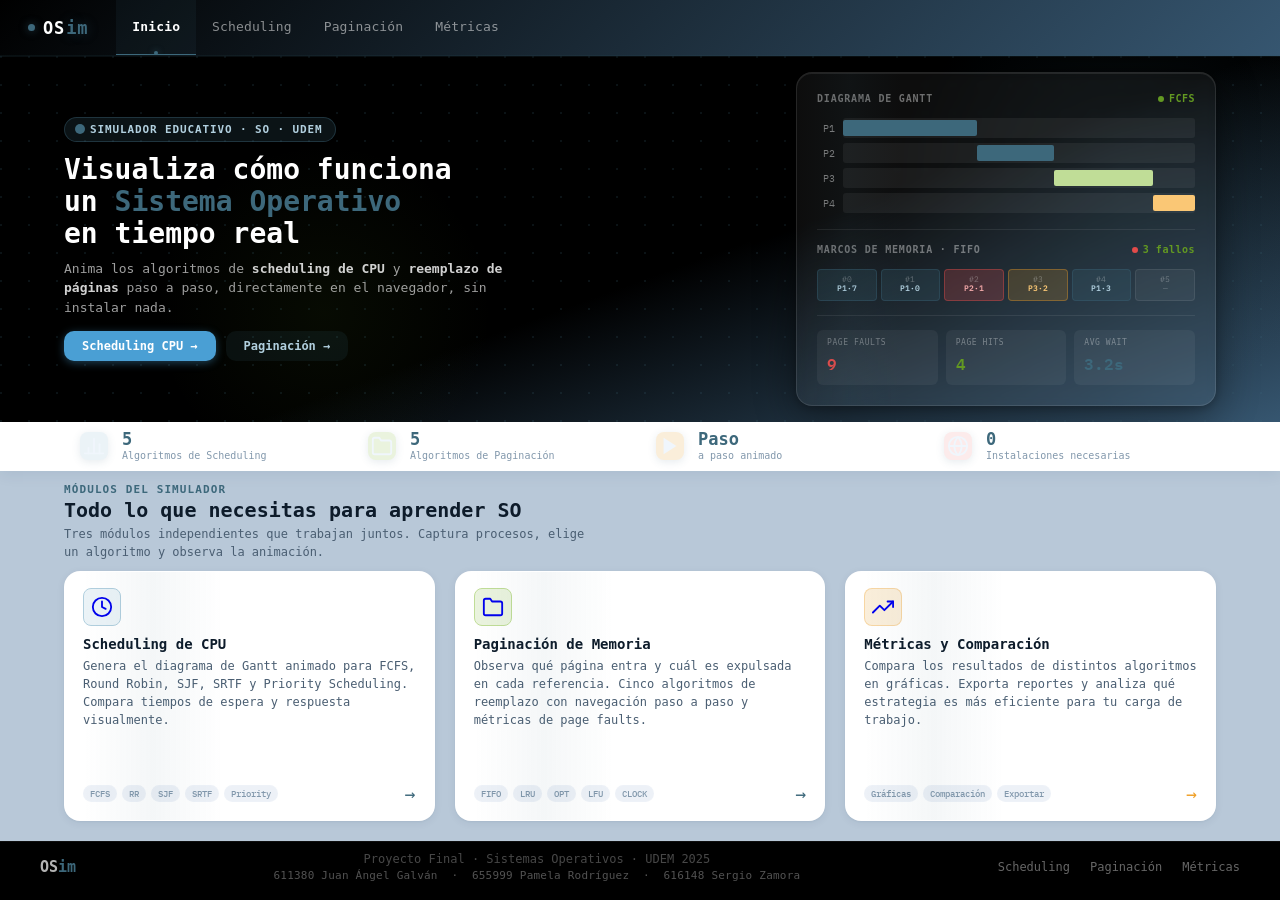
<file: index.html>
<!DOCTYPE html>
<html lang="es">

<head>
  <meta charset="UTF-8" />
  <meta name="viewport" content="width=device-width, initial-scale=1.0" />
  <title>OSim — Simulador Visual de Sistemas Operativos</title>
  <link rel="stylesheet" href="css/styles.css" />

  <style>
    /* ============================================================
       ANIMACIONES DE ENTRADA
       ============================================================ */
    @keyframes fadeInUp {
      from {
        opacity: 0;
        transform: translateY(24px);
      }

      to {
        opacity: 1;
        transform: translateY(0);
      }
    }

    @keyframes fadeIn {
      from {
        opacity: 0;
      }

      to {
        opacity: 1;
      }
    }

    @keyframes slideInRight {
      from {
        opacity: 0;
        transform: translateX(32px);
      }

      to {
        opacity: 1;
        transform: translateX(0);
      }
    }

    @keyframes pulseRing {
      0% {
        transform: scale(1);
        opacity: 1;
      }

      100% {
        transform: scale(2.2);
        opacity: 0;
      }
    }

    @keyframes scanLine {
      0% {
        transform: translateX(-100%);
      }

      100% {
        transform: translateX(400%);
      }
    }

    @keyframes blockGrow {
      from {
        width: 0;
        opacity: 0;
      }

      to {
        opacity: 1;
      }
    }

    @keyframes framePop {
      0% {
        transform: scale(0.85);
        opacity: 0;
      }

      60% {
        transform: scale(1.06);
      }

      100% {
        transform: scale(1);
        opacity: 1;
      }
    }

    /* ============================================================
       HERO — fondo oscuro con patrón de puntos
       ============================================================ */
    .hero {
      background:
        radial-gradient(circle at 1px 1px, rgba(61, 104, 123, 0.18) 1px, transparent 0) 0 0 / 28px 28px,
        linear-gradient(160deg, #000000 0%, var(--color-navy) 55%, #365670 100%);
      min-height: 520px;
      display: flex;
      align-items: center;
      overflow: hidden;
      position: relative;
    }

    /* Brillo sutil en la esquina superior derecha */
    .hero::before {
      content: '';
      position: absolute;
      top: -120px;
      right: -80px;
      width: 480px;
      height: 480px;
      background: radial-gradient(circle, rgba(61, 104, 123, 0.14) 0%, transparent 70%);
      pointer-events: none;
    }

    .hero-inner {
      max-width: 1200px;
      margin: 0 auto;
      padding: 64px 24px;
      display: grid;
      grid-template-columns: 1fr 420px;
      gap: 48px;
      align-items: center;
      width: 100%;
      position: relative;
      z-index: 1;
    }

    /* CHIP educativo */
    .hero-chip {
      display: inline-flex;
      align-items: center;
      gap: 7px;
      background: rgba(61, 104, 123, 0.18);
      border: 1px solid rgba(61, 104, 123, 0.40);
      color: var(--color-blue-200);
      font-size: 11px;
      font-weight: 600;
      letter-spacing: 0.08em;
      text-transform: uppercase;
      padding: 5px 12px;
      border-radius: 100px;
      margin-bottom: 20px;
      width: fit-content;
      animation: fadeIn 0.5s ease both;
    }

    .hero-chip-dot {
      width: 6px;
      height: 6px;
      border-radius: 50%;
      background: var(--color-blue-500);
      position: relative;
    }

    .hero-chip-dot::after {
      content: '';
      position: absolute;
      inset: -2px;
      border-radius: 50%;
      background: var(--color-blue-500);
      animation: pulseRing 1.6s ease-out infinite;
    }

    .hero-title {
      font-size: clamp(28px, 4vw, 46px);
      font-weight: 600;
      color: var(--text-on-dark);
      line-height: 1.15;
      margin-bottom: 16px;
      animation: fadeInUp 0.55s ease 0.1s both;
    }

    .hero-title span {
      color: var(--color-blue-500);
    }

    .hero-subtitle {
      font-size: 15px;
      color: rgba(255, 255, 255, 0.62);
      line-height: 1.65;
      max-width: 480px;
      margin-bottom: 32px;
      animation: fadeInUp 0.55s ease 0.2s both;
    }

    .hero-ctas {
      display: flex;
      gap: 10px;
      flex-wrap: wrap;
      animation: fadeInUp 0.55s ease 0.3s both;
    }

    /* ============================================================
       PANEL DECORATIVO — mini simulación en el hero
       ============================================================ */
    .hero-panel {
      background: rgba(255, 255, 255, 0.05);
      border: 1px solid rgba(255, 255, 255, 0.10);
      border-radius: var(--radius-xl);
      padding: 20px;
      backdrop-filter: blur(4px);
      animation: slideInRight 0.7s ease 0.25s both;
      position: relative;
      overflow: hidden;
    }

    /* línea de escaneo animada */
    .hero-panel::after {
      content: '';
      position: absolute;
      top: 0;
      left: 0;
      width: 25%;
      height: 100%;
      background: linear-gradient(90deg, transparent, rgba(61, 104, 123, 0.07), transparent);
      animation: scanLine 3.5s ease-in-out infinite;
      pointer-events: none;
    }

    .panel-header {
      display: flex;
      align-items: center;
      justify-content: space-between;
      margin-bottom: 14px;
    }

    .panel-label {
      font-size: 10px;
      font-weight: 600;
      letter-spacing: 0.08em;
      text-transform: uppercase;
      color: rgba(255, 255, 255, 0.40);
    }

    .panel-live {
      display: flex;
      align-items: center;
      gap: 5px;
      font-size: 10px;
      color: var(--color-running);
      font-weight: 600;
      letter-spacing: 0.05em;
    }

    .panel-live-dot {
      width: 6px;
      height: 6px;
      border-radius: 50%;
      background: var(--color-running);
    }

    /* Mini Gantt decorativo */
    .mini-gantt {
      display: flex;
      flex-direction: column;
      gap: 5px;
      margin-bottom: 16px;
    }

    .mini-gantt-row {
      display: flex;
      align-items: center;
      gap: 8px;
    }

    .mini-pid {
      font-family: var(--font-mono);
      font-size: 10px;
      color: rgba(255, 255, 255, 0.45);
      width: 18px;
      text-align: right;
      flex-shrink: 0;
    }

    .mini-track {
      flex: 1;
      height: 20px;
      background: rgba(255, 255, 255, 0.06);
      border-radius: 3px;
      position: relative;
      overflow: hidden;
    }

    .mini-block {
      position: absolute;
      top: 2px;
      height: calc(100% - 4px);
      border-radius: 2px;
      animation: blockGrow 0.6s ease both;
    }

    /* Mini memoria decorativa */
    .mini-memory {
      display: grid;
      grid-template-columns: repeat(6, 1fr);
      gap: 4px;
    }

    .mini-frame {
      height: 32px;
      border-radius: 4px;
      display: flex;
      flex-direction: column;
      align-items: center;
      justify-content: center;
      font-family: var(--font-mono);
      font-size: 8px;
      animation: framePop 0.4s ease both;
    }

    .mini-frame-idx {
      color: rgba(255, 255, 255, 0.30);
      line-height: 1;
    }

    .mini-frame-val {
      font-weight: 600;
      line-height: 1.4;
    }

    .mf-empty {
      background: rgba(255, 255, 255, 0.05);
      border: 1px solid rgba(255, 255, 255, 0.08);
    }

    .mf-used {
      background: rgba(61, 104, 123, 0.22);
      border: 1px solid rgba(61, 104, 123, 0.35);
      color: var(--color-blue-200);
    }

    .mf-fault {
      background: rgba(226, 75, 74, 0.22);
      border: 1px solid rgba(226, 75, 74, 0.40);
      color: #F5AAAA;
    }

    .mf-evicted {
      background: rgba(239, 159, 39, 0.18);
      border: 1px solid rgba(239, 159, 39, 0.35);
      color: #FAC775;
    }

    .panel-divider {
      height: 1px;
      background: rgba(255, 255, 255, 0.08);
      margin: 14px 0;
    }

    /* Mini métricas en el panel hero */
    .mini-metrics {
      display: grid;
      grid-template-columns: 1fr 1fr 1fr;
      gap: 8px;
    }

    .mini-metric {
      background: rgba(255, 255, 255, 0.05);
      border-radius: 6px;
      padding: 8px 10px;
    }

    .mini-metric-label {
      font-size: 8px;
      text-transform: uppercase;
      letter-spacing: 0.07em;
      color: rgba(255, 255, 255, 0.35);
      margin-bottom: 3px;
    }

    .mini-metric-val {
      font-size: 16px;
      font-weight: 600;
      font-family: var(--font-mono);
    }

    .mini-val-blue {
      color: var(--color-blue-500);
    }

    .mini-val-green {
      color: var(--color-running);
    }

    .mini-val-red {
      color: var(--color-fault);
    }

    /* ============================================================
       STATS STRIP
       ============================================================ */
    .stats-strip {
      background: var(--surface-0);
      border-bottom: 1px solid var(--border);
    }

    .stats-inner {
      max-width: 1200px;
      margin: 0 auto;
      padding: 0 24px;
      display: grid;
      grid-template-columns: repeat(4, 1fr);
    }

    .stat-item {
      padding: 22px 16px;
      display: flex;
      align-items: center;
      gap: 14px;
      border-right: 1px solid var(--border);
    }

    .stat-item:last-child {
      border-right: none;
    }

    .stat-icon {
      width: 36px;
      height: 36px;
      border-radius: var(--radius-md);
      display: flex;
      align-items: center;
      justify-content: center;
      font-size: 17px;
      flex-shrink: 0;
    }

    .stat-icon-blue {
      background: var(--color-blue-50);
    }

    .stat-icon-green {
      background: var(--color-running-bg);
    }

    .stat-icon-orange {
      background: var(--color-waiting-bg);
    }

    .stat-icon-red {
      background: var(--color-fault-bg);
    }

    .stat-number {
      font-size: 22px;
      font-weight: 600;
      color: var(--color-blue-700);
      font-variant-numeric: tabular-nums;
      line-height: 1;
    }

    .stat-desc {
      font-size: 12px;
      color: var(--text-muted);
      margin-top: 2px;
    }

    /* ============================================================
       SECCIÓN DE MÓDULOS
       ============================================================ */
    .section {
      max-width: 1200px;
      margin: 0 auto;
      padding: 56px 24px;
    }

    .section-eyebrow {
      font-size: 11px;
      font-weight: 600;
      letter-spacing: 0.10em;
      text-transform: uppercase;
      color: var(--color-blue-700);
      margin-bottom: 8px;
    }

    .section-title {
      font-size: clamp(20px, 3vw, 28px);
      font-weight: 600;
      color: var(--text-primary);
      margin-bottom: 6px;
    }

    .section-subtitle {
      font-size: 14px;
      color: var(--text-secondary);
      max-width: 540px;
      line-height: 1.6;
      margin-bottom: 36px;
    }

    /* Cards de módulo */
    .modules-grid {
      display: grid;
      grid-template-columns: repeat(3, 1fr);
      gap: 20px;
    }

    .module-card {
      background: var(--surface-0);
      border: 1px solid var(--border);
      border-radius: var(--radius-xl);
      padding: 28px;
      display: flex;
      flex-direction: column;
      gap: 0;
      text-decoration: none;
      transition: border-color 0.2s ease, box-shadow 0.2s ease, transform 0.2s ease;
      cursor: pointer;
      position: relative;
      overflow: hidden;
    }

    .module-card::before {
      content: '';
      position: absolute;
      top: 0;
      left: 0;
      right: 0;
      height: 3px;
      border-radius: var(--radius-xl) var(--radius-xl) 0 0;
      opacity: 0;
      transition: opacity 0.2s ease;
    }

    .module-card:hover {
      border-color: var(--color-blue-200);
      box-shadow: var(--shadow-lg);
      transform: translateY(-3px);
    }

    .module-card:hover::before {
      opacity: 1;
    }

    .mc-blue::before {
      background: linear-gradient(90deg, var(--color-blue-700), var(--color-blue-500));
    }

    .mc-green::before {
      background: linear-gradient(90deg, var(--color-running), #8BC34A);
    }

    .mc-orange::before {
      background: linear-gradient(90deg, var(--color-waiting), #FAC775);
    }

    .module-icon {
      width: 48px;
      height: 48px;
      border-radius: var(--radius-md);
      display: flex;
      align-items: center;
      justify-content: center;
      font-size: 22px;
      margin-bottom: 18px;
      flex-shrink: 0;
    }

    .mi-blue {
      background: var(--color-blue-50);
      border: 1px solid var(--color-blue-200);
    }

    .mi-green {
      background: var(--color-running-bg);
      border: 1px solid #C0DD97;
    }

    .mi-orange {
      background: var(--color-waiting-bg);
      border: 1px solid rgba(239, 159, 39, 0.3);
    }

    .module-title {
      font-size: 16px;
      font-weight: 600;
      color: var(--text-primary);
      margin-bottom: 8px;
    }

    .module-desc {
      font-size: 13px;
      color: var(--text-secondary);
      line-height: 1.6;
      margin-bottom: 20px;
      flex: 1;
    }

    .module-footer {
      display: flex;
      align-items: center;
      justify-content: space-between;
      padding-top: 16px;
      border-top: 1px solid var(--border);
    }

    .module-tags {
      display: flex;
      flex-wrap: wrap;
      gap: 5px;
    }

    .module-tag {
      font-size: 10px;
      font-weight: 500;
      padding: 3px 8px;
      border-radius: 100px;
      background: var(--surface-2);
      color: var(--text-muted);
      border: 1px solid var(--border);
      font-family: var(--font-mono);
    }

    .module-arrow {
      font-size: 18px;
      color: var(--color-blue-500);
      transition: transform 0.2s ease;
    }

    .module-card:hover .module-arrow {
      transform: translateX(4px);
    }

    /* Badge "Próximamente" */
    .coming-badge {
      position: absolute;
      top: 16px;
      right: 16px;
      font-size: 9px;
      font-weight: 600;
      letter-spacing: 0.07em;
      text-transform: uppercase;
      padding: 3px 8px;
      border-radius: 100px;
      background: var(--color-waiting-bg);
      color: #633806;
      border: 1px solid rgba(239, 159, 39, 0.3);
    }

    /* ============================================================
       ALGORITMOS — dos columnas
       ============================================================ */
    .algo-section {
      background: var(--surface-0);
      border-top: 1px solid var(--border);
      border-bottom: 1px solid var(--border);
    }

    .algo-inner {
      max-width: 1200px;
      margin: 0 auto;
      padding: 48px 24px;
      display: grid;
      grid-template-columns: 1fr 1fr;
      gap: 32px;
    }

    .algo-group-title {
      font-size: 13px;
      font-weight: 600;
      color: var(--text-primary);
      margin-bottom: 4px;
    }

    .algo-group-sub {
      font-size: 12px;
      color: var(--text-muted);
      margin-bottom: 14px;
    }

    /* ============================================================
       CÓMO FUNCIONA — 3 pasos
       ============================================================ */
    .steps-grid {
      display: grid;
      grid-template-columns: repeat(3, 1fr);
      gap: 24px;
      position: relative;
    }

    /* línea conectora */
    .steps-grid::before {
      content: '';
      position: absolute;
      top: 28px;
      left: calc(50% / 3 + 28px);
      right: calc(50% / 3 + 28px);
      height: 1px;
      background: linear-gradient(90deg, var(--color-blue-200), var(--color-blue-500), var(--color-blue-200));
    }

    .step-card {
      background: var(--surface-0);
      border: 1px solid var(--border);
      border-radius: var(--radius-lg);
      padding: 28px 24px;
      text-align: center;
      position: relative;
    }

    .step-number {
      width: 48px;
      height: 48px;
      border-radius: 50%;
      background: var(--color-blue-700);
      color: #fff;
      font-size: 18px;
      font-weight: 600;
      display: flex;
      align-items: center;
      justify-content: center;
      margin: 0 auto 16px;
      position: relative;
      z-index: 1;
      box-shadow: 0 0 0 6px var(--color-blue-50);
    }

    .step-title {
      font-size: 14px;
      font-weight: 600;
      color: var(--text-primary);
      margin-bottom: 8px;
    }

    .step-desc {
      font-size: 13px;
      color: var(--text-secondary);
      line-height: 1.6;
    }

    /* ============================================================
       DESIGN SYSTEM SHOWCASE
       ============================================================ */
    .ds-section {
      background: var(--color-navy);
      padding: 48px 0;
    }

    .ds-inner {
      max-width: 1200px;
      margin: 0 auto;
      padding: 0 24px;
    }

    .ds-title {
      font-size: 11px;
      font-weight: 600;
      letter-spacing: 0.10em;
      text-transform: uppercase;
      color: rgba(255, 255, 255, 0.35);
      margin-bottom: 24px;
    }

    .ds-row {
      display: flex;
      flex-wrap: wrap;
      gap: 12px;
      align-items: center;
      margin-bottom: 16px;
    }

    .ds-color-chip {
      width: 36px;
      height: 36px;
      border-radius: var(--radius-md);
      border: 1px solid rgba(255, 255, 255, 0.08);
    }

    /* ============================================================
       FOOTER
       ============================================================ */
    .footer {
      background: #000000;
      border-top: 1px solid rgba(255, 255, 255, 0.06);
      padding: 28px 24px;
    }

    .footer-inner {
      max-width: 1200px;
      margin: 0 auto;
      display: flex;
      align-items: center;
      justify-content: space-between;
      flex-wrap: wrap;
      gap: 12px;
    }

    .footer-logo {
      font-size: 15px;
      font-weight: 600;
      color: rgba(255, 255, 255, 0.70);
      text-decoration: none;
    }

    .footer-logo span {
      color: var(--color-blue-500);
    }

    .footer-text {
      font-size: 12px;
      color: rgba(255, 255, 255, 0.28);
    }

    .footer-links {
      display: flex;
      gap: 20px;
    }

    .footer-link {
      font-size: 12px;
      color: rgba(255, 255, 255, 0.40);
      text-decoration: none;
      transition: color 0.15s;
    }

    .footer-link:hover {
      color: rgba(255, 255, 255, 0.75);
    }

    /* ============================================================
       ANIMACIONES PERSISTENTES + SOMBRAS
       ============================================================ */

    /* Orbes del hero */
    @keyframes heroOrbA {
      0% {
        transform: translate(0, 0) scale(1);
        opacity: .50;
      }

      33% {
        transform: translate(80px, -60px) scale(1.15);
        opacity: .70;
      }

      66% {
        transform: translate(-50px, 40px) scale(.88);
        opacity: .38;
      }

      100% {
        transform: translate(0, 0) scale(1);
        opacity: .50;
      }
    }

    @keyframes heroOrbB {
      0% {
        transform: translate(0, 0);
        opacity: .28;
      }

      40% {
        transform: translate(-70px, 55px);
        opacity: .50;
      }

      80% {
        transform: translate(55px, -35px);
        opacity: .22;
      }

      100% {
        transform: translate(0, 0);
        opacity: .28;
      }
    }

    /* Icono de módulo flotando */
    @keyframes iconFloat {

      0%,
      100% {
        transform: translateY(0);
      }

      50% {
        transform: translateY(-7px);
      }
    }

    /* Dot "live" parpadeando */
    @keyframes liveBlink {

      0%,
      100% {
        opacity: 1;
      }

      45%,
      55% {
        opacity: .18;
      }
    }

    /* Step-number glow */
    @keyframes stepGlow {

      0%,
      100% {
        box-shadow: 0 0 0 6px var(--color-blue-50);
      }

      50% {
        box-shadow: 0 0 0 10px rgba(61, 104, 123, .18), 0 4px 20px rgba(61, 104, 123, .28);
      }
    }

    /* Mini Gantt block shimmer */
    @keyframes miniBlockPulse {

      0%,
      100% {
        filter: brightness(1);
        opacity: .88;
      }

      50% {
        filter: brightness(1.22);
        opacity: 1;
      }
    }

    /* Stat number heartbeat */
    @keyframes statBeat {

      0%,
      88%,
      100% {
        transform: scale(1);
      }

      93% {
        transform: scale(1.07);
      }
    }

    /* Línea de escaneo sobre module-card */
    @keyframes cardScan {
      0% {
        left: -45%;
        opacity: 0;
      }

      8% {
        opacity: 1;
      }

      92% {
        opacity: 1;
      }

      100% {
        left: 130%;
        opacity: 0;
      }
    }

    /* ── Hero: primer orbe animado ─────────────────────────── */
    .hero::before {
      animation: heroOrbA 14s ease-in-out infinite;
    }

    /* ── Hero: segundo orbe (verde suave) ──────────────────── */
    .hero::after {
      content: '';
      position: absolute;
      bottom: -60px;
      left: 12%;
      width: 340px;
      height: 340px;
      background: radial-gradient(circle, rgba(99, 153, 34, .07) 0%, transparent 70%);
      pointer-events: none;
      animation: heroOrbB 18s ease-in-out infinite;
    }

    /* ── Module icons flotan ────────────────────────────────── */
    .module-icon {
      animation: iconFloat 3.4s ease-in-out infinite;
      will-change: transform;
    }

    .module-card:nth-child(2) .module-icon {
      animation-delay: .9s;
    }

    .module-card:nth-child(3) .module-icon {
      animation-delay: 1.7s;
    }

    /* ── Scan line sobre cada module-card ──────────────────── */
    .module-card::after {
      content: '';
      position: absolute;
      top: 0;
      width: 38%;
      height: 100%;
      background: linear-gradient(90deg, transparent, rgba(61, 104, 123, .055), transparent);
      pointer-events: none;
      animation: cardScan 7s ease-in-out infinite;
      z-index: 0;
    }

    .module-card:nth-child(2)::after {
      animation-delay: 2.3s;
    }

    .module-card:nth-child(3)::after {
      animation-delay: 4.6s;
    }

    /* ── Live dots parpadean ────────────────────────────────── */
    .panel-live-dot {
      animation: liveBlink 2.2s ease-in-out infinite;
    }

    /* ── Step numbers glow ──────────────────────────────────── */
    .step-number {
      animation: stepGlow 3.2s ease-in-out infinite;
    }

    .step-card:nth-child(2) .step-number {
      animation-delay: 1.05s;
    }

    .step-card:nth-child(3) .step-number {
      animation-delay: 2.1s;
    }

    /* ── Mini Gantt blocks shimmer ──────────────────────────── */
    .mini-block {
      animation: blockGrow .6s ease both, miniBlockPulse 2.8s ease-in-out 1.2s infinite;
    }

    /* ── Stat numbers latiendo ──────────────────────────────── */
    .stat-number {
      animation: statBeat 4.5s ease-in-out infinite;
    }

    .stat-item:nth-child(2) .stat-number {
      animation-delay: 1.1s;
    }

    .stat-item:nth-child(3) .stat-number {
      animation-delay: 2.2s;
    }

    .stat-item:nth-child(4) .stat-number {
      animation-delay: 3.3s;
    }

    /* ── Sombras base ───────────────────────────────────────── */
    .module-card {
      box-shadow: 0 2px 8px rgba(4, 44, 83, .07), 0 1px 2px rgba(4, 44, 83, .04);
    }

    .module-card:hover {
      box-shadow: 0 8px 28px rgba(4, 44, 83, .14), 0 2px 6px rgba(4, 44, 83, .08);
    }

    .step-card {
      box-shadow: 0 4px 16px rgba(4, 44, 83, .08), 0 1px 3px rgba(4, 44, 83, .05);
    }

    .stats-strip {
      box-shadow: 0 4px 14px rgba(4, 44, 83, .07);
    }

    .stat-icon {
      box-shadow: 0 2px 8px rgba(61, 104, 123, .13);
    }

    .hero-panel {
      box-shadow:
        0 8px 40px rgba(0, 0, 0, .45),
        0 2px 8px rgba(0, 0, 0, .22),
        inset 0 1px 0 rgba(255, 255, 255, .09);
    }

    /* ============================================================
       RESPONSIVE
       ============================================================ */
    @media (max-width: 900px) {
      .hero-inner {
        grid-template-columns: 1fr;
      }

      .hero-panel {
        display: none;
      }

      .modules-grid {
        grid-template-columns: 1fr;
      }

      .steps-grid {
        grid-template-columns: 1fr;
      }

      .steps-grid::before {
        display: none;
      }

      .algo-inner {
        grid-template-columns: 1fr;
      }

      .stats-inner {
        grid-template-columns: repeat(2, 1fr);
      }
    }

    @media (max-width: 540px) {
      .stats-inner {
        grid-template-columns: 1fr 1fr;
      }

      .stat-item {
        padding: 16px 12px;
      }
    }

    /* ── VIEWPORT LOCK — sin scroll, todo en pantalla ── */
    html, body { height: 100%; overflow: hidden; }

    body { display: flex; flex-direction: column; }

    /* Ocultar secciones extra */
    .algo-section,
    .ds-section,
    .algo-section + .section { display: none !important; }

    /* Hero comprimido */
    .hero         { min-height: auto; flex-shrink: 0; }
    .hero-inner   { padding: 16px 24px; }
    .hero-title   { font-size: clamp(17px, 2.2vw, 28px); margin-bottom: 8px; }
    .hero-subtitle { font-size: 13px; line-height: 1.5; margin-bottom: 14px; }
    .hero-chip    { margin-bottom: 12px; }

    /* Stats comprimida */
    .stats-strip  { flex-shrink: 0; }
    .stat-item    { padding: 9px 16px; }
    .stat-number  { font-size: 17px; }
    .stat-icon    { width: 28px; height: 28px; font-size: 14px; }
    .stat-desc    { font-size: 10px; }

    /* Módulos: llena el espacio restante con padding bottom */
    .stats-strip + .section {
      flex: 1;
      min-height: 0;
      overflow: hidden;
      padding: 12px 24px 20px;
      display: flex !important;
      flex-direction: column;
    }

    .stats-strip + .section .section-eyebrow  { margin-bottom: 2px; }
    .stats-strip + .section .section-title    { font-size: clamp(14px, 1.7vw, 20px); margin-bottom: 3px; }
    .stats-strip + .section .section-subtitle { font-size: 12px; line-height: 1.5; margin-bottom: 10px; }

    .stats-strip + .section .modules-grid {
      flex: 1;
      min-height: 0;
      grid-auto-rows: 1fr;
    }

    .stats-strip + .section .module-card {
      padding: 16px 18px;
      overflow: hidden;
    }

    .stats-strip + .section .module-icon {
      width: 38px; height: 38px; font-size: 17px; margin-bottom: 10px;
    }

    .stats-strip + .section .module-title  { font-size: 14px; margin-bottom: 5px; }
    .stats-strip + .section .module-desc   { font-size: 12px; margin-bottom: 12px; line-height: 1.5; }
    .stats-strip + .section .module-footer { padding-top: 10px; }
    .stats-strip + .section .module-tag    { font-size: 9px; padding: 2px 6px; }

    /* Footer compacto con padding bottom real */
    .footer { flex-shrink: 0; padding: 10px 24px 18px; }
  </style>
</head>

<body>

  <!-- ============================================================
     NAVBAR
     ============================================================ -->
  <nav class="navbar">
    <a href="index.html" class="navbar-logo">OS<span>im</span></a>
    <a href="index.html" class="navbar-item active">Inicio</a>
    <a href="scheduling.html" class="navbar-item">Scheduling</a>
    <a href="paginacion.html" class="navbar-item">Paginación</a>
    <a href="metricas.html" class="navbar-item">Métricas</a>
  </nav>

  <!-- ============================================================
     HERO
     ============================================================ -->
  <section class="hero">
    <div class="hero-inner">

      <!-- Texto principal -->
      <div>
        <div class="hero-chip">
          <span class="hero-chip-dot"></span>
          Simulador Educativo · SO · UDEM
        </div>

        <h1 class="hero-title">
          Visualiza cómo funciona<br />
          un <span>Sistema Operativo</span><br />
          en tiempo real
        </h1>

        <p class="hero-subtitle">
          Anima los algoritmos de <strong style="color:rgba(255,255,255,0.82)">scheduling de CPU</strong>
          y <strong style="color:rgba(255,255,255,0.82)">reemplazo de páginas</strong> paso a paso,
          directamente en el navegador, sin instalar nada.
        </p>

        <div class="hero-ctas">
          <a href="scheduling.html" class="btn btn-primary btn-lg">
            Scheduling CPU →
          </a>
          <a href="paginacion.html" class="btn btn-secondary btn-lg" style="color:var(--color-blue-200); border-color:rgba(61,104,123,0.45);
                  background:rgba(61,104,123,0.12);">
            Paginación →
          </a>
        </div>
      </div>

      <!-- Panel decorativo — simulación estática -->
      <div class="hero-panel">

        <div class="panel-header">
          <span class="panel-label">Diagrama de Gantt</span>
          <span class="panel-live">
            <span class="panel-live-dot"></span>FCFS
          </span>
        </div>

        <!-- Mini Gantt -->
        <div class="mini-gantt">
          <div class="mini-gantt-row">
            <span class="mini-pid">P1</span>
            <div class="mini-track">
              <div class="mini-block gantt-p1" style="left:0%; width:38%; animation-delay:0.4s;"></div>
            </div>
          </div>
          <div class="mini-gantt-row">
            <span class="mini-pid">P2</span>
            <div class="mini-track">
              <div class="mini-block gantt-p2" style="left:38%; width:22%; animation-delay:0.55s;"></div>
            </div>
          </div>
          <div class="mini-gantt-row">
            <span class="mini-pid">P3</span>
            <div class="mini-track">
              <div class="mini-block gantt-p4" style="left:60%; width:28%; animation-delay:0.7s;"></div>
            </div>
          </div>
          <div class="mini-gantt-row">
            <span class="mini-pid">P4</span>
            <div class="mini-track">
              <div class="mini-block gantt-p5" style="left:88%; width:12%; animation-delay:0.85s;"></div>
            </div>
          </div>
        </div>

        <div class="panel-divider"></div>

        <div class="panel-header">
          <span class="panel-label">Marcos de Memoria · FIFO</span>
          <span class="panel-live">
            <span class="panel-live-dot" style="background:var(--color-fault);"></span>
            3 fallos
          </span>
        </div>

        <!-- Mini memoria -->
        <div class="mini-memory">
          <div class="mini-frame mf-used" style="animation-delay:0.9s;">
            <span class="mini-frame-idx">#0</span>
            <span class="mini-frame-val">P1·7</span>
          </div>
          <div class="mini-frame mf-used" style="animation-delay:1.0s;">
            <span class="mini-frame-idx">#1</span>
            <span class="mini-frame-val">P1·0</span>
          </div>
          <div class="mini-frame mf-fault" style="animation-delay:1.1s;">
            <span class="mini-frame-idx">#2</span>
            <span class="mini-frame-val">P2·1</span>
          </div>
          <div class="mini-frame mf-evicted" style="animation-delay:1.2s;">
            <span class="mini-frame-idx">#3</span>
            <span class="mini-frame-val">P3·2</span>
          </div>
          <div class="mini-frame mf-used" style="animation-delay:1.3s;">
            <span class="mini-frame-idx">#4</span>
            <span class="mini-frame-val">P1·3</span>
          </div>
          <div class="mini-frame mf-empty" style="animation-delay:1.4s;">
            <span class="mini-frame-idx">#5</span>
            <span class="mini-frame-val" style="color:rgba(255,255,255,0.18);">—</span>
          </div>
        </div>

        <div class="panel-divider"></div>

        <!-- Mini métricas -->
        <div class="mini-metrics">
          <div class="mini-metric">
            <div class="mini-metric-label">Page Faults</div>
            <div class="mini-metric-val mini-val-red">9</div>
          </div>
          <div class="mini-metric">
            <div class="mini-metric-label">Page Hits</div>
            <div class="mini-metric-val mini-val-green">4</div>
          </div>
          <div class="mini-metric">
            <div class="mini-metric-label">Avg Wait</div>
            <div class="mini-metric-val mini-val-blue">3.2s</div>
          </div>
        </div>

      </div><!-- /hero-panel -->

    </div><!-- /hero-inner -->
  </section>

  <!-- ============================================================
     STATS STRIP
     ============================================================ -->
  <div class="stats-strip">
    <div class="stats-inner">

      <div class="stat-item">
        <div class="stat-icon stat-icon-blue"><svg xmlns="http://www.w3.org/2000/svg" width="22" height="22"
            viewBox="0 0 24 24" fill="none" stroke="currentColor" stroke-width="2" stroke-linecap="round"
            stroke-linejoin="round">
            <line x1="18" y1="20" x2="18" y2="10" />
            <line x1="12" y1="20" x2="12" y2="4" />
            <line x1="6" y1="20" x2="6" y2="14" />
            <line x1="2" y1="20" x2="22" y2="20" />
          </svg></div>
        <div>
          <div class="stat-number">5</div>
          <div class="stat-desc">Algoritmos de Scheduling</div>
        </div>
      </div>

      <div class="stat-item">
        <div class="stat-icon stat-icon-green"><svg xmlns="http://www.w3.org/2000/svg" width="22" height="22"
            viewBox="0 0 24 24" fill="none" stroke="currentColor" stroke-width="2" stroke-linecap="round"
            stroke-linejoin="round">
            <path d="M22 19a2 2 0 0 1-2 2H4a2 2 0 0 1-2-2V5a2 2 0 0 1 2-2h5l2 3h9a2 2 0 0 1 2 2z" />
          </svg></div>
        <div>
          <div class="stat-number">5</div>
          <div class="stat-desc">Algoritmos de Paginación</div>
        </div>
      </div>

      <div class="stat-item">
        <div class="stat-icon stat-icon-orange"><svg xmlns="http://www.w3.org/2000/svg" width="22" height="22"
            viewBox="0 0 24 24" fill="currentColor">
            <polygon points="5 3 19 12 5 21 5 3" />
          </svg></div>
        <div>
          <div class="stat-number">Paso</div>
          <div class="stat-desc">a paso animado</div>
        </div>
      </div>

      <div class="stat-item">
        <div class="stat-icon stat-icon-red"><svg xmlns="http://www.w3.org/2000/svg" width="22" height="22"
            viewBox="0 0 24 24" fill="none" stroke="currentColor" stroke-width="2" stroke-linecap="round"
            stroke-linejoin="round">
            <circle cx="12" cy="12" r="10" />
            <line x1="2" y1="12" x2="22" y2="12" />
            <path d="M12 2a15.3 15.3 0 0 1 4 10 15.3 15.3 0 0 1-4 10 15.3 15.3 0 0 1-4-10 15.3 15.3 0 0 1 4-10z" />
          </svg></div>
        <div>
          <div class="stat-number">0</div>
          <div class="stat-desc">Instalaciones necesarias</div>
        </div>
      </div>

    </div>
  </div>

  <!-- ============================================================
     MÓDULOS
     ============================================================ -->
  <div class="section">
    <div class="section-eyebrow">Módulos del simulador</div>
    <h2 class="section-title">Todo lo que necesitas para aprender SO</h2>
    <p class="section-subtitle">
      Tres módulos independientes que trabajan juntos. Captura procesos, elige un
      algoritmo y observa la animación.
    </p>

    <div class="modules-grid">

      <!-- Scheduling -->
      <a href="scheduling.html" class="module-card mc-blue">
        <div class="module-icon mi-blue"><svg xmlns="http://www.w3.org/2000/svg" width="22" height="22"
            viewBox="0 0 24 24" fill="none" stroke="currentColor" stroke-width="2" stroke-linecap="round"
            stroke-linejoin="round">
            <circle cx="12" cy="12" r="10" />
            <polyline points="12 6 12 12 16 14" />
          </svg></div>
        <div class="module-title">Scheduling de CPU</div>
        <p class="module-desc">
          Genera el diagrama de Gantt animado para FCFS, Round Robin, SJF, SRTF
          y Priority Scheduling. Compara tiempos de espera y respuesta visualmente.
        </p>
        <div class="module-footer">
          <div class="module-tags">
            <span class="module-tag">FCFS</span>
            <span class="module-tag">RR</span>
            <span class="module-tag">SJF</span>
            <span class="module-tag">SRTF</span>
            <span class="module-tag">Priority</span>
          </div>
          <span class="module-arrow">→</span>
        </div>
      </a>

      <!-- Paginación -->
      <a href="paginacion.html" class="module-card mc-green">
        <div class="module-icon mi-green"><svg xmlns="http://www.w3.org/2000/svg" width="22" height="22"
            viewBox="0 0 24 24" fill="none" stroke="currentColor" stroke-width="2" stroke-linecap="round"
            stroke-linejoin="round">
            <path d="M22 19a2 2 0 0 1-2 2H4a2 2 0 0 1-2-2V5a2 2 0 0 1 2-2h5l2 3h9a2 2 0 0 1 2 2z" />
          </svg></div>
        <div class="module-title">Paginación de Memoria</div>
        <p class="module-desc">
          Observa qué página entra y cuál es expulsada en cada referencia.
          Cinco algoritmos de reemplazo con navegación paso a paso y métricas
          de page faults.
        </p>
        <div class="module-footer">
          <div class="module-tags">
            <span class="module-tag">FIFO</span>
            <span class="module-tag">LRU</span>
            <span class="module-tag">OPT</span>
            <span class="module-tag">LFU</span>
            <span class="module-tag">CLOCK</span>
          </div>
          <span class="module-arrow">→</span>
        </div>
      </a>

      <!-- Métricas -->
      <a href="metricas.html" class="module-card mc-orange">
        <div class="module-icon mi-orange"><svg xmlns="http://www.w3.org/2000/svg" width="22" height="22"
            viewBox="0 0 24 24" fill="none" stroke="currentColor" stroke-width="2" stroke-linecap="round"
            stroke-linejoin="round">
            <polyline points="23 6 13.5 15.5 8.5 10.5 1 18" />
            <polyline points="17 6 23 6 23 12" />
          </svg></div>
        <div class="module-title">Métricas y Comparación</div>
        <p class="module-desc">
          Compara los resultados de distintos algoritmos en gráficas. Exporta
          reportes y analiza qué estrategia es más eficiente para tu carga
          de trabajo.
        </p>
        <div class="module-footer">
          <div class="module-tags">
            <span class="module-tag">Gráficas</span>
            <span class="module-tag">Comparación</span>
            <span class="module-tag">Exportar</span>
          </div>
          <span class="module-arrow" style="color:var(--color-waiting);">→</span>
        </div>
      </a>

    </div>
  </div>

  <!-- ============================================================
     ALGORITMOS SHOWCASE
     ============================================================ -->
  <div class="algo-section">
    <div class="algo-inner">

      <div>
        <div class="section-eyebrow" style="margin-bottom:6px;">CPU Scheduling</div>
        <div class="algo-group-title">Algoritmos de planificación</div>
        <div class="algo-group-sub">
          Elige el algoritmo y observa el Gantt generarse en tiempo real.
        </div>
        <div class="algo-selector">
          <span class="algo-btn active">FCFS</span>
          <span class="algo-btn">Round Robin</span>
          <span class="algo-btn">SJF</span>
          <span class="algo-btn">SRTF</span>
          <span class="algo-btn">Priority</span>
        </div>
        <p class="text-small text-muted mt-12">
          Implementado por Persona A · <a href="scheduling.html"
            style="color:var(--color-blue-500); text-decoration:none;">Ir al módulo →</a>
        </p>
      </div>

      <div>
        <div class="section-eyebrow" style="margin-bottom:6px;">Paginación de Memoria</div>
        <div class="algo-group-title">Algoritmos de reemplazo</div>
        <div class="algo-group-sub">
          Navega paso a paso y ve qué marco se libera en cada referencia.
        </div>
        <div class="algo-selector">
          <span class="algo-btn active">FIFO</span>
          <span class="algo-btn">LRU</span>
          <span class="algo-btn">OPT</span>
          <span class="algo-btn">LFU</span>
          <span class="algo-btn">CLOCK</span>
        </div>
        <p class="text-small text-muted mt-12">
          Implementado por Persona B · <a href="paginacion.html"
            style="color:var(--color-blue-500); text-decoration:none;">Ir al módulo →</a>
        </p>
      </div>

    </div>
  </div>

  <!-- ============================================================
     CÓMO FUNCIONA
     ============================================================ -->
  <div class="section">
    <div class="section-eyebrow">Flujo de uso</div>
    <h2 class="section-title">Tres pasos para simular</h2>
    <p class="section-subtitle" style="margin-bottom:40px;">
      Sin configuración previa. Abre la página y empieza a explorar.
    </p>

    <div class="steps-grid">

      <div class="step-card">
        <div class="step-number">1</div>
        <div class="step-title">Captura los procesos</div>
        <p class="step-desc">
          Ingresa PID, tiempo de llegada, burst time y prioridad manualmente
          o carga un archivo <code style="font-family:var(--font-mono);font-size:11px;
        background:var(--surface-2);padding:1px 5px;border-radius:3px;">.txt</code>
          con el formato del equipo.
        </p>
      </div>

      <div class="step-card">
        <div class="step-number">2</div>
        <div class="step-title">Elige el algoritmo</div>
        <p class="step-desc">
          Selecciona entre los cinco algoritmos de scheduling o los cinco de
          paginación con un solo clic. El simulador recalcula al instante.
        </p>
      </div>

      <div class="step-card">
        <div class="step-number">3</div>
        <div class="step-title">Observa la animación</div>
        <p class="step-desc">
          Navega paso a paso o deja correr la simulación completa. Ve el Gantt
          crecer y los marcos llenarse mientras las métricas se actualizan en
          tiempo real.
        </p>
      </div>

    </div>
  </div>

  <!-- ============================================================
     DESIGN SYSTEM SHOWCASE
     ============================================================ -->
  <div class="ds-section">
    <div class="ds-inner">
      <div class="ds-title">Design System · OSim</div>

      <!-- Badges de estado -->
      <div class="ds-row">
        <span class="badge badge-new">New</span>
        <span class="badge badge-ready">Ready</span>
        <span class="badge badge-running">Running</span>
        <span class="badge badge-waiting">Waiting</span>
        <span class="badge badge-terminated">Terminated</span>
        <span class="badge badge-fault">Page Fault</span>
      </div>

      <!-- Botones -->
      <div class="ds-row">
        <button class="btn btn-primary btn-sm">Primario</button>
        <button class="btn btn-secondary btn-sm" style="color:var(--color-blue-200); border-color:rgba(61,104,123,0.45);
                     background:rgba(61,104,123,0.12);">Secundario</button>
        <button class="btn btn-ghost btn-sm"
          style="color:rgba(255,255,255,0.55); border-color:rgba(255,255,255,0.15);">Ghost</button>
        <button class="btn btn-danger btn-sm">Peligro</button>
      </div>

      <!-- Chips de algoritmo -->
      <div class="ds-row">
        <button class="algo-btn active" style="border-color:var(--color-blue-700);">Activo</button>
        <button class="algo-btn" style="background:rgba(255,255,255,0.05); color:rgba(255,255,255,0.45);
                     border-color:rgba(255,255,255,0.15);">Inactivo</button>
      </div>

      <!-- Paleta de colores -->
      <div class="ds-row" style="margin-bottom:0;">
        <div class="ds-color-chip" style="background:var(--color-blue-700);" title="blue-700"></div>
        <div class="ds-color-chip" style="background:var(--color-blue-500);" title="blue-500"></div>
        <div class="ds-color-chip" style="background:var(--color-blue-200);" title="blue-200"></div>
        <div class="ds-color-chip" style="background:var(--color-blue-50);border:1px solid rgba(255,255,255,0.15);"
          title="blue-50"></div>
        <div class="ds-color-chip" style="background:var(--color-running);" title="running"></div>
        <div class="ds-color-chip" style="background:var(--color-waiting);" title="waiting"></div>
        <div class="ds-color-chip" style="background:var(--color-fault);" title="fault"></div>
        <div class="ds-color-chip" style="background:#C0DD97;" title="gantt-p4"></div>
        <div class="ds-color-chip" style="background:#FAC775;" title="gantt-p5"></div>
        <div class="ds-color-chip" style="background:#F5C4B3;" title="gantt-p6"></div>
      </div>

    </div>
  </div>

  <!-- ============================================================
     FOOTER
     ============================================================ -->
  <footer class="footer">
    <div class="footer-inner">
      <a href="index.html" class="footer-logo">OS<span>im</span></a>
      <div style="display:flex;flex-direction:column;gap:3px;align-items:center;text-align:center">
        <span class="footer-text">Proyecto Final · Sistemas Operativos · UDEM 2025</span>
        <span style="font-size:11px;color:rgba(255,255,255,0.32);letter-spacing:.02em">
          611380 Juan Ángel Galván &nbsp;·&nbsp; 655999 Pamela Rodríguez &nbsp;·&nbsp; 616148 Sergio Zamora
        </span>
      </div>
      <div class="footer-links">
        <a href="scheduling.html" class="footer-link">Scheduling</a>
        <a href="paginacion.html" class="footer-link">Paginación</a>
        <a href="metricas.html" class="footer-link">Métricas</a>
      </div>
    </div>
  </footer>

  <script src="js/ui.js"></script>

</body>

</html>
</file>
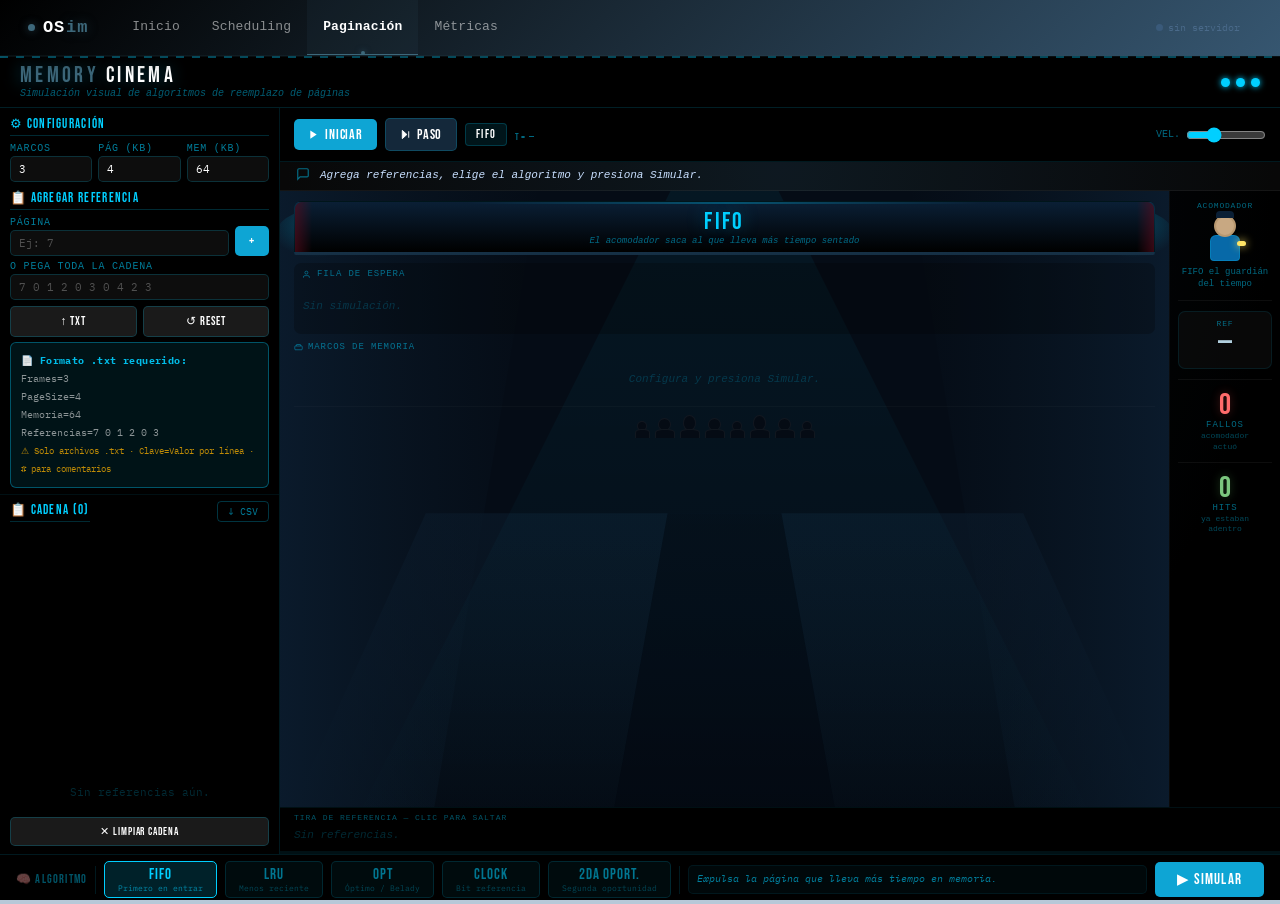
<file: paginacion.html>
<!DOCTYPE html>
<html lang="es">

<head>
  <meta charset="UTF-8" />
  <meta name="viewport" content="width=device-width, initial-scale=1.0" />
  <title>OSim — MemoryCinema</title>
  <link rel="stylesheet" href="css/styles.css" />
  <link rel="preconnect" href="https://fonts.googleapis.com">
  <link
    href="https://fonts.googleapis.com/css2?family=IBM+Plex+Sans:wght@400;500;600&family=IBM+Plex+Mono:wght@400;500;600&family=Bebas+Neue&display=swap"
    rel="stylesheet">
  <style>
    :root {
      --cb-bright: #00CFFF;
      --cb-mid: #0EA5D4;
      --cb-deep: #0769A8;
      --cb-glow: rgba(0, 207, 255, 0.35);
    }

    html,
    body {
      height: 100%;
      overflow: hidden;
      margin: 0;
      padding: 0;
    }

    /* ── Layout igual que scheduling ── */
    .page {
      display: flex;
      flex-direction: column;
      height: calc(100vh - 52px);
      overflow: hidden;
    }

    .main-layout {
      display: grid;
      grid-template-columns: 280px 1fr;
      flex: 1;
      overflow: hidden;
      min-height: 0;
    }

    /* ── Marquesina ── */
    .marquee-bar {
      flex-shrink: 0;
      background: #000;
      padding: 9px 20px 8px;
      display: flex;
      align-items: center;
      justify-content: space-between;
      border-bottom: 1px solid rgba(0, 207, 255, .15);
      position: relative;
    }

    .marquee-bar::before {
      content: '';
      position: absolute;
      top: 0;
      left: 0;
      right: 0;
      height: 2px;
      background: repeating-linear-gradient(90deg, var(--cb-bright) 0px, var(--cb-bright) 8px, transparent 8px, transparent 16px);
      opacity: .45;
    }

    .marquee-title {
      font-family: 'Bebas Neue', sans-serif;
      font-size: 22px;
      letter-spacing: .15em;
      color: var(--color-blue-500);
      text-shadow: 0 0 18px var(--cb-glow);
      line-height: 1;
    }

    .marquee-title span {
      color: #fff;
    }

    .marquee-sub {
      font-size: 10px;
      color: rgba(0, 207, 255, .45);
      font-style: italic;
      margin-top: 1px;
    }

    .marquee-lights {
      display: flex;
      gap: 6px;
    }

    .marquee-bulb {
      width: 9px;
      height: 9px;
      border-radius: 50%;
      background: var(--cb-bright);
      box-shadow: 0 0 6px var(--cb-bright);
      animation: bulb-blink 1.8s ease-in-out infinite;
    }

    .marquee-bulb:nth-child(2) {
      animation-delay: .6s;
    }

    .marquee-bulb:nth-child(3) {
      animation-delay: 1.2s;
    }

    @keyframes bulb-blink {

      0%,
      100% {
        opacity: 1
      }

      50% {
        opacity: .2
      }
    }

    /* ── Sidebar ── */
    .sidebar {
      background: #000;
      border-right: 1px solid rgba(0, 207, 255, .12);
      display: flex;
      flex-direction: column;
      overflow: hidden;
    }

    .tab-bar {
      display: grid;
      grid-template-columns: 1fr 1fr 1fr;
      border-bottom: 1px solid rgba(0, 207, 255, .15);
      flex-shrink: 0;
    }

    .tab-btn {
      background: none;
      border: none;
      border-bottom: 2px solid transparent;
      color: rgba(0, 207, 255, .4);
      font-family: 'Bebas Neue', sans-serif;
      font-size: 12px;
      letter-spacing: .1em;
      padding: 10px 4px 8px;
      cursor: pointer;
      transition: color .15s, border-color .15s;
      text-align: center;
    }

    .tab-btn:hover {
      color: rgba(0, 207, 255, .75);
    }

    .tab-btn.active {
      color: var(--cb-bright);
      border-bottom-color: var(--cb-bright);
    }

    .tab-panel {
      display: none;
      flex-direction: column;
      gap: 6px;
      padding: 12px;
      overflow-y: auto;
      flex: 1;
    }

    .tab-panel.active {
      display: flex;
    }

    .section-title {
      font-family: 'Bebas Neue', sans-serif;
      color: var(--cb-bright);
      border-bottom: 1px solid rgba(0, 207, 255, .2);
      padding-bottom: 3px;
      margin: 8px 0 4px;
      font-size: 15px;
      letter-spacing: .1em;
    }

    .section-title:first-child {
      margin-top: 0;
    }

    .input-cine {
      background: #0d0d0d;
      border: 1px solid rgba(0, 207, 255, .18);
      color: #fff;
      padding: 7px 10px;
      width: 100%;
      border-radius: 5px;
      font-family: 'IBM Plex Mono', monospace;
      font-size: 12px;
      box-sizing: border-box;
      transition: border-color .2s;
    }

    .input-cine:focus {
      outline: none;
      border-color: var(--cb-bright);
      box-shadow: 0 0 8px rgba(0, 207, 255, .2);
    }

    .input-cine::placeholder {
      color: rgba(255, 255, 255, .28);
    }

    .input-label {
      font-size: 10px;
      color: rgba(0, 207, 255, .6);
      text-transform: uppercase;
      letter-spacing: .08em;
      margin-bottom: 2px;
    }

    .field-group {
      display: flex;
      flex-direction: column;
    }

    .btn-cine {
      background: var(--cb-mid);
      border: none;
      color: #fff;
      padding: 9px;
      width: 100%;
      border-radius: 5px;
      font-family: 'Bebas Neue', sans-serif;
      cursor: pointer;
      font-size: 15px;
      letter-spacing: .08em;
      margin-top: 1px;
      transition: background .15s, box-shadow .15s;
    }

    .btn-cine:hover {
      background: var(--cb-bright);
      box-shadow: 0 0 14px var(--cb-glow);
    }

    .btn-cine.secondary {
      background: #1a1a1a;
      border: 1px solid rgba(0, 207, 255, .2);
    }

    .btn-cine.secondary:hover {
      background: #222;
      box-shadow: none;
    }

    .export-btn {
      background: none;
      border: 1px solid rgba(0, 207, 255, .25);
      border-radius: 4px;
      color: rgba(0, 207, 255, .6);
      font-size: 10px;
      padding: 3px 10px;
      cursor: pointer;
      font-family: 'IBM Plex Mono', monospace;
    }

    .export-btn:hover {
      color: var(--cb-bright);
      border-color: var(--cb-bright);
    }

    /* ── Algo cards (paginación) ── */
    .algo-grid-pag {
      display: grid;
      grid-template-columns: 1fr 1fr;
      gap: 5px;
    }

    .algo-card-pag {
      background: rgba(0, 207, 255, .03);
      border: 1px solid rgba(0, 207, 255, .12);
      border-radius: 6px;
      padding: 8px 6px 7px;
      cursor: pointer;
      text-align: center;
      transition: all .15s;
    }

    .algo-card-pag:hover {
      background: rgba(0, 207, 255, .09);
      border-color: var(--cb-mid);
    }

    .algo-card-pag.active {
      background: rgba(0, 207, 255, .16);
      border-color: var(--cb-bright);
    }

    .algo-card-pag:last-child {
      grid-column: span 2;
    }

    .algo-card-icon {
      font-size: 16px;
      display: block;
      margin-bottom: 3px;
    }

    .algo-card-name {
      font-size: 11px;
      font-weight: 700;
      color: rgba(255, 255, 255, .75);
      font-family: 'IBM Plex Mono', monospace;
    }

    .algo-card-pag.active .algo-card-name {
      color: var(--cb-bright);
    }

    .algo-card-sub {
      font-size: 8px;
      color: rgba(0, 207, 255, .4);
      margin-top: 2px;
    }

    #algo-desc {
      font-size: 10px;
      color: rgba(0, 207, 255, .5);
      font-style: italic;
      line-height: 1.45;
      padding: 6px 8px;
      background: rgba(0, 207, 255, .04);
      border: 1px solid rgba(0, 207, 255, .08);
      border-radius: 5px;
    }

    /* ── Chip chips de referencia ── */
    .ref-chip-item {
      display: inline-flex;
      align-items: center;
      gap: 3px;
      padding: 2px 7px;
      background: rgba(0, 207, 255, .1);
      border: 1px solid rgba(0, 207, 255, .2);
      border-radius: 4px;
      font-family: 'IBM Plex Mono', monospace;
      font-size: 11px;
      color: var(--cb-bright);
      cursor: pointer;
    }

    /* Controles de sim */
    .sim-controls {
      display: flex;
      align-items: center;
      gap: 8px;
      flex-wrap: wrap;
      background: #000;
      border-bottom: 1px solid rgba(0, 207, 255, .12);
      padding: 10px 14px;
      flex-shrink: 0;
    }

    .sim-btn {
      background: var(--cb-mid);
      border: none;
      color: #fff;
      padding: 7px 14px;
      border-radius: 5px;
      font-family: 'Bebas Neue', sans-serif;
      font-size: 14px;
      letter-spacing: .06em;
      cursor: pointer;
      display: flex;
      align-items: center;
      gap: 6px;
      transition: background .15s;
    }

    .sim-btn:hover {
      background: var(--cb-bright);
    }

    .sim-btn:disabled {
      opacity: .35;
      cursor: not-allowed;
    }

    .sim-btn.cs-playing {
      background: #1a5c30;
    }

    .sim-btn.cs-playing:hover {
      background: #1e7038;
    }

    .sim-btn.step-style {
      background: #14283a;
      border: 1px solid rgba(0, 207, 255, .2);
    }

    .sim-btn.step-style:hover {
      background: #1e3a50;
    }

    .sim-clock {
      font-family: 'Bebas Neue', sans-serif;
      font-size: 18px;
      color: var(--cb-bright);
      letter-spacing: .1em;
    }

    .sim-clock span {
      font-size: 10px;
      color: rgba(0, 207, 255, .5);
      margin-right: 2px;
    }

    .algo-badge {
      font-family: 'Bebas Neue', sans-serif;
      font-size: 12px;
      letter-spacing: .1em;
      color: #fff;
      background: rgba(0, 207, 255, .1);
      border: 1px solid rgba(0, 207, 255, .2);
      padding: 3px 10px;
      border-radius: 4px;
    }

    .speed-wrap {
      display: flex;
      align-items: center;
      gap: 6px;
      margin-left: auto;
    }

    .speed-wrap label {
      font-size: 10px;
      color: rgba(0, 207, 255, .5);
      text-transform: uppercase;
    }

    .speed-wrap input[type=range] {
      width: 80px;
      accent-color: var(--cb-bright);
    }

    .export-btn {
      background: none;
      border: 1px solid rgba(0, 207, 255, .25);
      border-radius: 4px;
      color: rgba(0, 207, 255, .6);
      font-size: 10px;
      padding: 3px 10px;
      cursor: pointer;
      font-family: 'IBM Plex Mono', monospace;
    }

    .export-btn:hover {
      color: var(--cb-bright);
      border-color: var(--cb-bright);
    }

    /* ── Zona derecha: cinema ── */
    .cinema-wrap {
      display: flex;
      flex-direction: column;
      flex: 1;
      min-height: 0;
      overflow: hidden;
      background: radial-gradient(ellipse at top, #06111a 0%, #000 70%);
    }

    /* ── Interior del cine ── */
    .cinema-interior {
      display: grid;
      grid-template-columns: 1fr 110px;
      flex: 1;
      min-height: 0;
      overflow: hidden;
    }

    .cinema-stage {
      padding: 10px 14px 8px;
      display: flex;
      flex-direction: column;
      gap: 8px;
      border-right: 1px solid rgba(255, 255, 255, .04);
      position: relative;
      overflow: hidden;
    }

    .cinema-stage.walker-active {
      overflow: visible;
    }

    .cinema-sidebar {
      padding: 10px 8px;
      display: flex;
      flex-direction: column;
      gap: 10px;
      background: rgba(0, 0, 0, .2);
      overflow-y: auto;
      overflow-x: hidden;
    }

    /* Narrador */
    .narrator-bar {
      flex-shrink: 0;
      background: rgba(255, 255, 255, .03);
      border-bottom: 1px solid rgba(255, 255, 255, .05);
      padding: 5px 16px;
      min-height: 26px;
      display: flex;
      align-items: center;
      gap: 10px;
    }

    #narrator-text {
      font-size: 11px;
      color: #C8DFFF;
      font-style: italic;
      line-height: 1.4;
      transition: opacity .3s;
    }

    .narrator-fault {
      color: #FF8080 !important;
    }

    .narrator-hit {
      color: #7BC67E !important;
    }

    /* Ref bits */
    #refbits-area {
      display: none;
      padding: 4px 14px 0;
      flex-shrink: 0;
    }

    .refbits-row {
      display: flex;
      gap: 4px;
      flex-wrap: wrap;
    }

    .refbit-cell {
      width: 32px;
      border-radius: 5px;
      border: 1px solid rgba(255, 255, 255, .08);
      padding: 3px 2px;
      text-align: center;
      font-family: 'IBM Plex Mono', monospace;
    }

    .refbit-idx {
      font-size: 8px;
      color: #6AABCA;
    }

    .refbit-val {
      font-size: 12px;
      font-weight: 700;
    }

    .refbit-on {
      background: rgba(24, 95, 165, .25);
      border-color: rgba(55, 138, 221, .4);
    }

    .refbit-on .refbit-val {
      color: #60A0E0;
    }

    .refbit-off .refbit-val {
      color: #5E98AE;
    }

    .refbit-ptr {
      border-color: #185FA5 !important;
      box-shadow: 0 0 0 2px rgba(24, 95, 165, .35);
    }

    /* Pantalla proyección */
    .cinema-screen-proj {
      background: linear-gradient(180deg, #0a1f35, #000);
      border-radius: 8px 8px 2px 2px;
      border: 1px solid rgba(0, 207, 255, .1);
      border-bottom: 3px solid rgba(61, 104, 123, .25);
      padding: 8px 12px 6px;
      text-align: center;
      position: relative;
      overflow: hidden;
      flex-shrink: 0;
    }

    .cinema-screen-proj::before {
      content: '';
      position: absolute;
      top: 0;
      left: 50%;
      transform: translateX(-50%);
      width: 60%;
      height: 2px;
      background: linear-gradient(90deg, transparent, var(--cb-bright), transparent);
      opacity: .3;
    }

    .screen-curtain {
      position: absolute;
      top: -1px;
      bottom: -1px;
      width: 18px;
      pointer-events: none;
      z-index: 2;
    }

    .screen-curtain-l {
      left: -1px;
      background: linear-gradient(90deg, rgba(90, 12, 30, .65), transparent);
      border-radius: 7px 0 0 2px;
    }

    .screen-curtain-r {
      right: -1px;
      background: linear-gradient(-90deg, rgba(90, 12, 30, .65), transparent);
      border-radius: 0 7px 2px 0;
    }

    .screen-algo-name {
      font-family: 'Bebas Neue', sans-serif;
      font-size: 24px;
      letter-spacing: .1em;
      color: var(--cb-bright);
      text-shadow: 0 0 18px var(--cb-glow);
      line-height: 1;
      position: relative;
      z-index: 1;
    }

    .screen-algo-tagline {
      font-size: 9px;
      color: rgba(0, 207, 255, .5);
      margin-top: 2px;
      font-style: italic;
      position: relative;
      z-index: 1;
    }

    /* Cola espera */
    .queue-zone {
      background: rgba(0, 0, 0, .25);
      border-radius: 7px;
      padding: 6px 9px;
      flex-shrink: 0;
    }

    .zone-label {
      font-size: 9px;
      letter-spacing: .1em;
      text-transform: uppercase;
      color: rgba(0, 207, 255, .5);
      margin-bottom: 5px;
      display: flex;
      align-items: center;
      gap: 5px;
    }

    #queue-strip {
      display: flex;
      flex-wrap: nowrap;
      gap: 4px;
      overflow-x: auto;
      min-height: 28px;
      scrollbar-width: none;
    }

    #queue-strip::-webkit-scrollbar {
      display: none;
    }

    /* Asientos */
    .seats-zone {
      flex: 1;
      overflow: hidden;
    }

    #seats-grid {
      display: flex;
      flex-direction: column;
      gap: 8px;
    }

    .seat-row {
      display: flex;
      gap: 8px;
      justify-content: center;
    }

    .seat-row.has-aisle .seat-aisle {
      width: 18px;
      flex-shrink: 0;
    }

    .seat {
      display: flex;
      flex-direction: column;
      align-items: center;
      gap: 1px;
      position: relative;
      overflow: visible;
    }

    .seat:hover .seat-svg {
      transform: translateY(-3px);
    }

    .seat-svg {
      transition: transform .2s ease, filter .3s ease;
      overflow: visible;
    }

    .seat-frame-label {
      font-size: 8px;
      color: rgba(0, 207, 255, .5);
      font-family: 'IBM Plex Mono', monospace;
      margin-top: 1px;
    }

    .seat-fault {
      animation: seat-enter .35s ease;
    }

    .seat-evicted {
      animation: seat-enter .35s ease;
    }

    .seat-fault .seat-svg {
      animation: seat-shake .4s ease;
      filter: drop-shadow(0 0 10px rgba(255, 80, 80, .65));
    }

    .seat-evicted .seat-svg {
      animation: seat-evict .5s ease;
      filter: drop-shadow(0 0 9px rgba(239, 159, 39, .55));
    }

    .seat-hit .seat-svg {
      animation: seat-hit-glow .5s ease;
      filter: drop-shadow(0 0 9px rgba(99, 198, 99, .55));
    }

    @keyframes seat-shake {

      0%,
      100% {
        transform: translateX(0)
      }

      25% {
        transform: translateX(-4px)
      }

      75% {
        transform: translateX(4px)
      }
    }

    @keyframes seat-evict {
      0% {
        transform: scale(1)
      }

      25% {
        transform: scale(1.1) rotate(-2deg)
      }

      65% {
        transform: scale(.95)
      }

      100% {
        transform: scale(1)
      }
    }

    @keyframes seat-hit-glow {

      0%,
      100% {
        filter: drop-shadow(0 0 4px rgba(99, 198, 99, .3))
      }

      50% {
        filter: drop-shadow(0 0 16px rgba(99, 198, 99, .7))
      }
    }

    @keyframes seat-enter {
      from {
        transform: translateY(12px);
        opacity: .4
      }

      to {
        transform: translateY(0);
        opacity: 1
      }
    }

    .seat-fault::before,
    .seat-evicted::before,
    .seat-hit::before {
      content: '';
      position: absolute;
      top: -24px;
      left: 50%;
      transform: translateX(-50%);
      width: 0;
      height: 0;
      border-left: 14px solid transparent;
      border-right: 14px solid transparent;
      border-top: 22px solid rgba(255, 220, 80, .12);
      pointer-events: none;
      z-index: 4;
    }

    .seat-fault::before {
      border-top-color: rgba(255, 80, 80, .2);
    }

    .seat-evicted::before {
      border-top-color: rgba(255, 160, 60, .2);
    }

    .seat-hit::before {
      border-top-color: rgba(80, 220, 120, .2);
    }

    .usher-pointer {
      position: absolute;
      top: -18px;
      left: 50%;
      transform: translateX(-50%);
      font-size: 8px;
      font-weight: 700;
      background: var(--cb-deep);
      color: #fff;
      border-radius: 4px;
      padding: 2px 4px;
      white-space: nowrap;
      font-family: 'IBM Plex Mono', monospace;
      z-index: 5;
      animation: pointer-bounce .8s ease infinite alternate;
    }

    .usher-pointer::after {
      content: '';
      position: absolute;
      bottom: -4px;
      left: 50%;
      transform: translateX(-50%);
      border: 4px solid transparent;
      border-top-color: var(--cb-deep);
    }

    @keyframes pointer-bounce {
      from {
        transform: translateX(-50%) translateY(0)
      }

      to {
        transform: translateX(-50%) translateY(-2px)
      }
    }

    /* Hall BG */
    .cinema-hall-bg {
      position: absolute;
      inset: 0;
      width: 100%;
      height: 100%;
      z-index: 0;
      pointer-events: none;
    }

    .cinema-stage> :not(.cinema-hall-bg) {
      position: relative;
      z-index: 1;
    }

    /* Audience */
    .audience-row {
      display: flex;
      justify-content: center;
      align-items: flex-end;
      gap: 5px;
      padding-top: 8px;
      margin-top: 5px;
      border-top: 1px solid rgba(255, 255, 255, .025);
    }

    .audience-head {
      display: flex;
      flex-direction: column;
      align-items: center;
    }

    .audience-head::before {
      content: '';
      width: 13px;
      height: 13px;
      border-radius: 50%;
      background: #050B14;
      border: 1px solid rgba(255, 255, 255, .05);
      display: block;
    }

    .audience-head::after {
      content: '';
      width: 20px;
      height: 9px;
      background: #050B14;
      border-radius: 40% 40% 0 0;
      border: 1px solid rgba(255, 255, 255, .05);
      border-bottom: none;
      margin-top: -2px;
      display: block;
    }

    .audience-head.aud-tall::before {
      height: 16px;
    }

    .audience-head.aud-small::before {
      width: 10px;
      height: 10px;
    }

    .audience-head.aud-small::after {
      width: 15px;
    }

    /* Acomodador */
    .usher-zone {
      display: flex;
      flex-direction: column;
      align-items: center;
      gap: 5px;
    }

    .usher-name {
      font-size: 8px;
      letter-spacing: .1em;
      text-transform: uppercase;
      color: rgba(0, 207, 255, .5);
    }

    .usher-figure {
      position: relative;
      width: 44px;
    }

    .usher-head {
      width: 22px;
      height: 22px;
      border-radius: 50%;
      background: #C8A882;
      border: 2px solid #B89870;
      margin: 0 auto;
      position: relative;
      z-index: 2;
    }

    .usher-head::before {
      content: '';
      position: absolute;
      bottom: 17px;
      left: 50%;
      transform: translateX(-50%);
      width: 18px;
      height: 7px;
      background: #0a1f35;
      border-radius: 4px 4px 0 0;
    }

    .usher-body {
      width: 30px;
      height: 26px;
      border-radius: 6px 6px 4px 4px;
      background: var(--cb-deep);
      border: 1.5px solid rgba(0, 207, 255, .2);
      margin: 0 auto;
      margin-top: -2px;
      position: relative;
    }

    .usher-flashlight {
      position: absolute;
      right: -7px;
      top: 5px;
      width: 9px;
      height: 5px;
      background: #FFE566;
      border-radius: 3px;
      box-shadow: 0 0 8px #FFE566;
    }

    .usher-clock .usher-flashlight {
      animation: flashlight-rotate 2s linear infinite;
      transform-origin: left center;
    }

    @keyframes flashlight-rotate {
      0% {
        transform: rotate(-20deg)
      }

      50% {
        transform: rotate(20deg)
      }

      100% {
        transform: rotate(-20deg)
      }
    }

    .usher-desc {
      font-size: 9px;
      color: rgba(0, 207, 255, .5);
      text-align: center;
      line-height: 1.35;
    }

    .sidebar-sep {
      height: 1px;
      background: rgba(255, 255, 255, .05);
    }

    .sidebar-counter {
      text-align: center;
    }

    .sidebar-cnt-num {
      font-family: 'Bebas Neue', sans-serif;
      font-size: 30px;
      line-height: 1;
    }

    .fault-color {
      color: #FF6B6B;
      text-shadow: 0 0 10px rgba(255, 80, 80, .3);
    }

    .hit-color {
      color: #7BC67E;
      text-shadow: 0 0 10px rgba(99, 198, 99, .3);
    }

    .sidebar-cnt-lbl {
      font-size: 9px;
      color: rgba(0, 207, 255, .5);
      text-transform: uppercase;
      letter-spacing: .1em;
    }

    .sidebar-cnt-sub {
      font-size: 8px;
      color: rgba(0, 207, 255, .35);
      line-height: 1.3;
      margin-top: 1px;
    }

    .cnt-bump {
      animation: num-bump .35s cubic-bezier(.34, 1.56, .64, 1);
    }

    @keyframes num-bump {

      0%,
      100% {
        transform: scale(1)
      }

      50% {
        transform: scale(1.22)
      }
    }

    .current-ref-box {
      background: rgba(255, 255, 255, .03);
      border: 1px solid rgba(0, 207, 255, .1);
      border-radius: 7px;
      padding: 7px;
      text-align: center;
    }

    .current-ref-lbl {
      font-size: 8px;
      letter-spacing: .1em;
      text-transform: uppercase;
      color: rgba(0, 207, 255, .5);
      margin-bottom: 2px;
    }

    .current-ref-num {
      font-family: 'Bebas Neue', sans-serif;
      font-size: 28px;
      color: #b1cfde;
      line-height: 1;
      transition: color .2s;
    }

    .current-ref-num.fault {
      color: #FF6B6B;
    }

    .current-ref-num.hit {
      color: #7BC67E;
    }

    #current-ref-badge {
      margin-top: 3px;
      font-size: 9px;
      font-weight: 700;
    }

    /* Flashes */
    .cinema-fault-flash {
      position: absolute;
      inset: 0;
      background: rgba(255, 50, 50, .06);
      pointer-events: none;
      opacity: 0;
    }

    .cinema-fault-flash.active {
      animation: flash-red .45s ease forwards;
    }

    @keyframes flash-red {
      0% {
        opacity: 0
      }

      25% {
        opacity: 1
      }

      100% {
        opacity: 0
      }
    }

    .cinema-hit-flash {
      position: absolute;
      inset: 0;
      background: rgba(99, 198, 99, .055);
      pointer-events: none;
      opacity: 0;
    }

    .cinema-hit-flash.active {
      animation: flash-green .4s ease forwards;
    }

    @keyframes flash-green {
      0% {
        opacity: 0
      }

      25% {
        opacity: 1
      }

      100% {
        opacity: 0
      }
    }

    /* Footer tira */
    .cinema-footer {
      background: #000;
      border-top: 1px solid rgba(0, 207, 255, .08);
      padding: 5px 14px 6px;
      flex-shrink: 0;
    }

    .film-strip-label {
      font-size: 8px;
      letter-spacing: .12em;
      text-transform: uppercase;
      color: rgba(0, 207, 255, .4);
      margin-bottom: 3px;
    }

    #film-strip {
      display: flex;
      gap: 2px;
      overflow-x: auto;
      padding: 2px 0;
      scrollbar-width: none;
      background: #000;
    }

    #film-strip::-webkit-scrollbar {
      display: none;
    }

    .film-frame {
      display: flex;
      flex-direction: column;
      align-items: center;
      flex-shrink: 0;
      cursor: pointer;
      transition: transform .15s;
    }

    .film-frame:hover {
      transform: scaleY(1.06);
    }

    .film-holes {
      display: flex;
      justify-content: space-around;
      width: 100%;
      padding: 2px 3px;
    }

    .film-hole {
      width: 4px;
      height: 4px;
      border-radius: 1px;
      background: rgba(255, 255, 255, .12);
    }

    .film-frame-body {
      width: 26px;
      height: 26px;
      display: flex;
      align-items: center;
      justify-content: center;
      font-family: 'IBM Plex Mono', monospace;
      font-size: 10px;
      font-weight: 700;
      color: rgba(0, 207, 255, .4);
      background: rgba(0, 207, 255, .08);
      border-top: 1px solid rgba(255, 255, 255, .04);
      border-bottom: 1px solid rgba(255, 255, 255, .04);
      transition: all .15s;
    }

    .film-frame-active .film-frame-body {
      background: rgba(0, 207, 255, .25);
      color: var(--cb-bright);
      box-shadow: 0 0 8px rgba(0, 207, 255, .3);
    }

    .film-frame-fault .film-frame-body {
      background: rgba(226, 75, 74, .22);
      color: #FF8080;
    }

    .film-frame-hit .film-frame-body {
      background: rgba(99, 198, 99, .15);
      color: #7BC67E;
    }

    /* Personas */
    .person-bubble {
      width: 28px;
      height: 28px;
      border-radius: 50%;
      background: rgba(0, 207, 255, .1);
      border: 1.5px solid rgba(0, 207, 255, .2);
      display: flex;
      flex-direction: column;
      align-items: center;
      justify-content: center;
      gap: 1px;
      font-family: 'IBM Plex Mono', monospace;
      font-size: 10px;
      font-weight: 600;
      color: rgba(0, 207, 255, .6);
      flex-shrink: 0;
    }

    .person-bubble-next {
      width: 34px;
      height: 34px;
      font-size: 13px;
      background: rgba(0, 207, 255, .2);
      border-color: var(--cb-bright);
      color: var(--cb-bright);
      animation: person-pulse 1.6s ease-in-out infinite;
    }

    @keyframes person-pulse {

      0%,
      100% {
        box-shadow: 0 0 8px rgba(0, 207, 255, .2)
      }

      50% {
        box-shadow: 0 0 18px rgba(0, 207, 255, .5)
      }
    }

    .person-bubble-icon {
      stroke: rgba(0, 207, 255, .5);
    }

    .person-bubble-next .person-bubble-icon {
      stroke: var(--cb-bright);
    }

    .person-bubble-num {
      font-size: 8px;
      font-weight: 700;
      line-height: 1;
    }

    .person-bubble-next .person-bubble-num {
      font-size: 10px;
    }

    /* Walker */
    .page-walker {
      position: absolute;
      z-index: 20;
      pointer-events: none;
      display: flex;
      flex-direction: column;
      align-items: center;
      gap: 2px;
      will-change: transform, opacity;
    }

    .page-walker-num {
      font-family: 'IBM Plex Mono', monospace;
      font-size: 10px;
      font-weight: 700;
      color: #FF8080;
      line-height: 1;
    }

    @keyframes walker-appear {
      from {
        opacity: 0;
        transform: scale(.5) translateY(-8px)
      }

      to {
        opacity: 1;
        transform: scale(1) translateY(0)
      }
    }

    /* Métricas */
    .metrics-bar {
      flex-shrink: 0;
      background: #000;
      border-top: 1px solid rgba(0, 207, 255, .1);
      padding: 6px 14px 8px;
      height: 80px;
      overflow-y: auto;
    }

    .metrics-grid {
      display: grid;
      grid-template-columns: repeat(auto-fit, minmax(120px, 1fr));
      gap: 5px;
    }

    .metrics-bar-title {
      font-size: 8px;
      font-weight: 700;
      letter-spacing: .12em;
      text-transform: uppercase;
      color: rgba(0, 207, 255, .35);
      margin-bottom: 5px;
      display: flex;
      align-items: center;
      justify-content: space-between;
    }

    .mcard {
      background: #080f18;
      border: 1px solid rgba(0, 207, 255, .1);
      border-radius: 6px;
      padding: 5px 9px;
    }

    .mcard-lbl {
      font-size: 8px;
      color: rgba(0, 207, 255, .35);
      text-transform: uppercase;
      letter-spacing: .06em;
      margin-bottom: 2px;
    }

    .mcard-val {
      font-family: 'IBM Plex Mono', monospace;
      font-size: 14px;
      font-weight: 700;
      color: var(--cb-mid);
    }

    .mcard-val.fault {
      color: #DC2626;
    }

    .mcard-val.good {
      color: #16A34A;
    }

    .cinema-placeholder {
      color: rgba(0, 207, 255, .2);
      font-size: 11px;
      font-style: italic;
      text-align: center;
      padding: 16px 0;
    }

    .thread-spinner {
      display: inline-block;
      width: 11px;
      height: 11px;
      border: 2px solid rgba(0, 207, 255, .2);
      border-top-color: var(--cb-bright);
      border-radius: 50%;
      animation: tspin .7s linear infinite;
      vertical-align: middle;
    }

    @keyframes tspin {
      to {
        transform: rotate(360deg)
      }
    }

    /* Comparación — stub oculto */
    #seccion-comparacion { display: none !important; }

    /* ── SIDEBAR: 2 secciones siempre visibles ── */
    .tab-bar { display: none !important; }

    #pt-datos,
    #pt-lista { display: flex !important; overflow: hidden; }

    #pt-algo { display: none !important; }

    #pt-datos {
      flex: 0 0 auto;
      flex-direction: column;
      gap: 5px;
      padding: 8px 10px 6px;
      border-bottom: 1px solid rgba(0,207,255,.08);
    }

    #pt-lista {
      flex: 1;
      min-height: 0;
      flex-direction: column;
      gap: 5px;
      padding: 6px 10px 8px;
    }

    #ref-chips {
      flex: 1 !important;
      min-height: 0 !important;
      max-height: none !important;
      overflow-y: auto !important;
    }

    #pt-datos .input-cine,
    #pt-lista .input-cine { padding: 5px 8px; font-size: 11px; }

    #pt-datos .section-title,
    #pt-lista .section-title { font-size: 13px; margin: 3px 0 2px; }

    #pt-datos .section-title:first-child,
    #pt-lista .section-title:first-child { margin-top: 0; }

    #pt-datos .btn-cine { padding: 6px; font-size: 13px; }

    #pt-datos > div:last-child[style*="font-size:9px"] { display: none; }

    /* ── Algo Footer Bar ── */
    #algo-footer-bar {
      flex-shrink: 0;
      background: #000;
      border-top: 1px solid rgba(0,207,255,.12);
      display: flex;
      align-items: center;
      gap: 8px;
      padding: 6px 16px;
      min-height: 50px;
    }

    .afb-label {
      font-family: 'Bebas Neue', sans-serif;
      font-size: 12px;
      letter-spacing: .1em;
      color: rgba(0,207,255,.4);
      flex-shrink: 0;
      white-space: nowrap;
    }

    .afb-pill {
      display: flex;
      flex-direction: column;
      align-items: center;
      gap: 2px;
      padding: 5px 13px;
      background: rgba(0,207,255,.05);
      border: 1px solid rgba(0,207,255,.15);
      border-radius: 5px;
      cursor: pointer;
      transition: all .15s;
      white-space: nowrap;
      flex-shrink: 0;
    }

    .afb-pill:hover {
      background: rgba(0,207,255,.11);
      border-color: rgba(0,207,255,.4);
    }

    .afb-pill.active {
      background: rgba(0,207,255,.16);
      border-color: var(--cb-bright);
    }

    .afb-pill-name {
      font-family: 'Bebas Neue', sans-serif;
      font-size: 15px;
      letter-spacing: .07em;
      color: rgba(0,207,255,.55);
      line-height: 1;
      transition: color .15s;
    }

    .afb-pill:hover .afb-pill-name { color: rgba(0,207,255,.9); }
    .afb-pill.active .afb-pill-name { color: var(--cb-bright); }

    .afb-pill-sub {
      font-family: 'IBM Plex Mono', monospace;
      font-size: 8px;
      color: rgba(0,207,255,.3);
      line-height: 1;
      transition: color .15s;
    }

    .afb-pill:hover .afb-pill-sub  { color: rgba(0,207,255,.55); }
    .afb-pill.active .afb-pill-sub { color: rgba(0,207,255,.6); }

    .afb-sep {
      width: 1px;
      height: 28px;
      background: rgba(0,207,255,.12);
      flex-shrink: 0;
    }

    #algo-desc {
      flex: 1;
      font-family: 'IBM Plex Mono', monospace;
      font-size: 10px;
      color: rgba(0,207,255,.6);
      min-width: 0;
      overflow: hidden;
      text-overflow: ellipsis;
      white-space: nowrap;
    }

    .afb-simular {
      font-family: 'Bebas Neue', sans-serif;
      font-size: 15px;
      letter-spacing: .08em;
      padding: 8px 22px;
      background: var(--cb-mid);
      border: none;
      color: #fff;
      border-radius: 5px;
      cursor: pointer;
      transition: background .15s, box-shadow .15s;
      flex-shrink: 0;
    }

    .afb-simular:hover {
      background: var(--cb-bright);
      box-shadow: 0 0 14px var(--cb-glow);
    }
  </style>
</head>

<body>

  <nav class="navbar">
    <a href="index.html" class="navbar-logo">OS<span>im</span></a>
    <a href="index.html" class="navbar-item">Inicio</a>
    <a href="scheduling.html" class="navbar-item">Scheduling</a>
    <a href="paginacion.html" class="navbar-item active">Paginación</a>
    <a href="metricas.html" class="navbar-item">Métricas</a>
  </nav>

  <div class="page">

    <!-- Marquesina -->
    <div class="marquee-bar">
      <div>
        <div class="marquee-title">Memory <span>Cinema</span></div>
        <div class="marquee-sub">Simulación visual de algoritmos de reemplazo de páginas</div>
      </div>
      <div class="marquee-lights">
        <div class="marquee-bulb"></div>
        <div class="marquee-bulb"></div>
        <div class="marquee-bulb"></div>
      </div>
    </div>

    <div class="main-layout">

      <!-- ══════ SIDEBAR 3 TABS ══════ -->
      <aside class="sidebar">

        <div class="tab-bar">
          <button class="tab-btn active" onclick="switchPagTab('pt-datos')">➕ Datos</button>
          <button class="tab-btn" onclick="switchPagTab('pt-lista')">📋 Refs</button>
          <button class="tab-btn" onclick="switchPagTab('pt-algo')">🧠 Algo</button>
        </div>

        <!-- TAB 1: Datos de entrada -->
        <div class="tab-panel active" id="pt-datos">
          <div class="section-title">⚙ Configuración</div>

          <div style="display:grid;grid-template-columns:1fr 1fr 1fr;gap:6px;">
            <div class="field-group">
              <div class="input-label">Marcos</div>
              <input id="inp-frames" type="number" class="input-cine" min="1" max="16" value="3">
            </div>
            <div class="field-group">
              <div class="input-label">Pág (KB)</div>
              <input id="inp-pagesize" type="number" class="input-cine" min="1" value="4">
            </div>
            <div class="field-group">
              <div class="input-label">Mem (KB)</div>
              <input id="inp-memoria" type="number" class="input-cine" min="1" value="64">
            </div>
          </div>

          <div class="section-title">📋 Agregar Referencia</div>

          <div style="display:grid;grid-template-columns:1fr auto;gap:6px;align-items:flex-end;">
            <div class="field-group">
              <div class="input-label">Página</div>
              <input id="inp-ref-single" type="number" class="input-cine" min="0" placeholder="Ej: 7">
            </div>
            <button class="btn-cine" style="width:auto;padding:7px 14px;margin-top:0;"
              onclick="agregarReferencia()">+</button>
          </div>

          <div class="field-group">
            <div class="input-label">O pega toda la cadena</div>
            <input id="inp-referencias" type="text" class="input-cine" placeholder="7 0 1 2 0 3 0 4 2 3"
              style="font-family:'IBM Plex Mono',monospace;" oninput="sincronizarCadena()">
          </div>

          <div style="display:flex;gap:6px;">
            <input type="file" id="file-input-memoria" accept=".txt" style="display:none"
              onchange="onArchivoMemoriaSeleccionado(event)">
            <button class="btn-cine secondary" style="font-size:12px;padding:7px;" onclick="cargarArchivoMemoria()">↑
              TXT</button>
            <button class="btn-cine secondary" style="font-size:12px;padding:7px;" onclick="resetearSimulacion()">↺
              Reset</button>
          </div>

          <div
            style="padding:9px 10px;background:rgba(0,207,255,.09);border:1px solid rgba(0,207,255,.35);border-radius:6px;font-size:10px;color:rgba(0,207,255,.9);font-family:'IBM Plex Mono',monospace;line-height:1.8;">
            <span style="font-weight:700;letter-spacing:.04em;">📄 Formato .txt requerido:</span><br>
            <span style="color:rgba(255,255,255,.55);">Frames=3</span><br>
            <span style="color:rgba(255,255,255,.55);">PageSize=4</span><br>
            <span style="color:rgba(255,255,255,.55);">Memoria=64</span><br>
            <span style="color:rgba(255,255,255,.55);">Referencias=7 0 1 2 0 3</span><br>
            <span style="color:rgba(255,180,0,.75);font-size:9px;">⚠ Solo archivos .txt · Clave=Valor por línea · # para comentarios</span>
          </div>
        </div>

        <!-- TAB 2: Lista referencias -->
        <div class="tab-panel" id="pt-lista">
          <div style="display:flex;align-items:center;justify-content:space-between;">
            <div class="section-title" style="margin:0;">📋 Cadena (<span id="ref-count">0</span>)</div>
            <button class="export-btn" onclick="exportarCSVPaginacion()">↓ CSV</button>
          </div>
          <div id="ref-chips" style="display:flex;flex-wrap:wrap;gap:3px;max-height:200px;overflow-y:auto;"></div>
          <div id="ref-vacia"
            style="font-size:11px;color:rgba(0,207,255,.2);font-family:'IBM Plex Mono',monospace;padding:12px 0;text-align:center;">
            Sin referencias aún.</div>
          <button class="btn-cine secondary" style="font-size:11px;padding:7px;" onclick="limpiarReferencias()">✕
            Limpiar cadena</button>

          <!-- Métricas post-sim -->
          <div id="metricas-sidebar" style="display:none;margin-top:8px;">
            <div class="section-title">📊 Resultado</div>
            <div id="metricas-sidebar-list" style="display:flex;flex-direction:column;gap:5px;"></div>
          </div>
        </div>

        <!-- TAB 3: stub oculto — algoritmo vive en #algo-footer-bar -->
        <div class="tab-panel" id="pt-algo"></div>

      </aside>

      <!-- ══════ ZONA PRINCIPAL ══════ -->
      <main style="display:flex;flex-direction:column;flex:1;overflow:hidden;min-height:0;position:relative;">

        <!-- Controles de simulación -->
        <div class="sim-controls">
          <button class="sim-btn" id="cs-play-btn" onclick="simularTodo()">
            <svg width="11" height="11" viewBox="0 0 24 24" fill="currentColor">
              <polygon points="5 3 19 12 5 21 5 3" />
            </svg>
            Iniciar
          </button>
          <button class="sim-btn step-style" id="cs-step-btn" onclick="siguientePaso()">
            <svg width="11" height="11" viewBox="0 0 24 24" fill="none" stroke="currentColor" stroke-width="2">
              <polygon points="5 3 15 12 5 21 5 3" fill="currentColor" />
              <line x1="19" y1="5" x2="19" y2="19" />
            </svg>
            Paso
          </button>
          <div class="algo-badge" id="sim-algo-badge">FIFO</div>
          <div class="sim-clock"><span>T=</span><span id="pb-counter">—</span></div>
          <div class="speed-wrap">
            <label>Vel.</label>
            <input type="range" id="vel-slider" min="100" max="2000" value="700">
          </div>
        </div>

        <!-- Cinema wrap -->
        <div class="cinema-wrap" style="position:relative;">
          <div class="cinema-fault-flash" id="fault-flash"></div>
          <div class="cinema-hit-flash" id="hit-flash"></div>

          <!-- Stubs ocultos para paginacion.js -->
          <div id="cinema-end-screen" style="display:none!important;">
            <div id="end-subtitle"></div>
            <div id="end-stats"></div>
            <div id="end-rating"></div>
          </div>

          <!-- Narrador -->
          <div class="narrator-bar">
            <span id="narrator-icon">
              <svg width="14" height="14" viewBox="0 0 24 24" fill="none" stroke="rgba(0,207,255,.5)" stroke-width="2">
                <path d="M21 15a2 2 0 0 1-2 2H7l-4 4V5a2 2 0 0 1 2-2h14a2 2 0 0 1 2 2z" />
              </svg>
            </span>
            <span id="narrator-text">Agrega referencias, elige el algoritmo y presiona Simular.</span>
          </div>

          <!-- Ref bits Clock/SC -->
          <div id="refbits-area">
            <div
              style="font-size:9px;color:rgba(0,207,255,.35);text-transform:uppercase;letter-spacing:.1em;margin-bottom:4px;">
              Bits de referencia</div>
            <div class="refbits-row" id="refbits-row"></div>
          </div>

          <!-- Interior -->
          <div class="cinema-interior" style="flex:1;min-height:0;">

            <div class="cinema-stage">
              <!-- BG sala -->
              <svg class="cinema-hall-bg" xmlns="http://www.w3.org/2000/svg" viewBox="0 0 500 380"
                preserveAspectRatio="xMidYMid slice" aria-hidden="true">
                <defs>
                  <linearGradient id="ch-floor" x1="0" y1="0" x2="0" y2="1">
                    <stop offset="0%" stop-color="#0C1D2E" stop-opacity=".55" />
                    <stop offset="100%" stop-color="#040A12" stop-opacity=".9" />
                  </linearGradient>
                  <linearGradient id="ch-wL" x1="0" y1="0" x2="1" y2="0">
                    <stop offset="0%" stop-color="#0B1C2E" stop-opacity=".9" />
                    <stop offset="100%" stop-color="#0A1825" stop-opacity="0" />
                  </linearGradient>
                  <linearGradient id="ch-wR" x1="1" y1="0" x2="0" y2="0">
                    <stop offset="0%" stop-color="#0B1C2E" stop-opacity=".9" />
                    <stop offset="100%" stop-color="#0A1825" stop-opacity="0" />
                  </linearGradient>
                  <linearGradient id="ch-proj" x1="0" y1="0" x2="0" y2="1">
                    <stop offset="0%" stop-color="#00CFFF" stop-opacity=".06" />
                    <stop offset="100%" stop-color="#00CFFF" stop-opacity="0" />
                  </linearGradient>
                  <radialGradient id="ch-sc" cx="50%" cy="25%" r="55%">
                    <stop offset="0%" stop-color="#00CFFF" stop-opacity=".25" />
                    <stop offset="100%" stop-color="#00CFFF" stop-opacity="0" />
                  </radialGradient>
                </defs>
                <rect width="500" height="380" fill="#050C16" />
                <polygon points="0,380 500,380 418,198 82,198" fill="url(#ch-floor)" />
                <polygon points="218,198 282,198 315,380 185,380" fill="#030810" opacity=".7" />
                <polygon points="0,0 148,0 84,380 0,380" fill="url(#ch-wL)" />
                <polygon points="500,0 352,0 416,380 500,380" fill="url(#ch-wR)" />
                <polygon points="228,0 272,0 462,380 38,380" fill="url(#ch-proj)" />
                <circle cx="20.5" cy="44" r="5" fill="#00CFFF" opacity=".6" />
                <ellipse cx="20.5" cy="44" rx="24" ry="17" fill="url(#ch-sc)" />
                <circle cx="479.5" cy="44" r="5" fill="#00CFFF" opacity=".6" />
                <ellipse cx="479.5" cy="44" rx="24" ry="17" fill="url(#ch-sc)" />
                <rect width="500" height="16" fill="#040910" />
                <circle cx="125" cy="7" r="4" fill="#00CFFF" opacity=".35" />
                <circle cx="250" cy="7" r="4" fill="#00CFFF" opacity=".35" />
                <circle cx="375" cy="7" r="4" fill="#00CFFF" opacity=".35" />
              </svg>

              <!-- Pantalla -->
              <div class="cinema-screen-proj">
                <div class="screen-curtain screen-curtain-l"></div>
                <div class="screen-curtain screen-curtain-r"></div>
                <div class="screen-algo-name" id="screen-algo-name">FIFO</div>
                <div class="screen-algo-tagline" id="screen-algo-tagline">El acomodador saca al que lleva más tiempo
                  sentado</div>
              </div>

              <!-- Fila espera -->
              <div class="queue-zone">
                <div class="zone-label">
                  <svg width="9" height="9" viewBox="0 0 24 24" fill="none" stroke="currentColor" stroke-width="2">
                    <path d="M17 21v-2a4 4 0 0 0-4-4H5a4 4 0 0 0-4 4v2" />
                    <circle cx="9" cy="7" r="4" />
                  </svg>
                  Fila de espera
                </div>
                <div id="queue-strip">
                  <div class="cinema-placeholder">Sin simulación.</div>
                </div>
              </div>

              <!-- Asientos -->
              <div class="seats-zone">
                <div class="zone-label">
                  <svg width="9" height="9" viewBox="0 0 24 24" fill="none" stroke="currentColor" stroke-width="2">
                    <rect x="2" y="8" width="20" height="10" rx="2" />
                    <path d="M6 8V6a2 2 0 0 1 2-2h8a2 2 0 0 1 2 2v2" />
                  </svg>
                  Marcos de memoria
                </div>
                <div id="seats-grid">
                  <div class="cinema-placeholder">Configura y presiona Simular.</div>
                </div>
                <div class="audience-row" aria-hidden="true">
                  <div class="audience-head aud-small"></div>
                  <div class="audience-head"></div>
                  <div class="audience-head aud-tall"></div>
                  <div class="audience-head"></div>
                  <div class="audience-head aud-small"></div>
                  <div class="audience-head aud-tall"></div>
                  <div class="audience-head"></div>
                  <div class="audience-head aud-small"></div>
                </div>
              </div>
            </div>

            <!-- Acomodador + contadores -->
            <div class="cinema-sidebar">
              <div class="usher-zone">
                <div class="usher-name">Acomodador</div>
                <div class="usher-figure" id="usher-figure">
                  <div class="usher-head" id="usher-head"></div>
                  <div class="usher-body">
                    <div class="usher-flashlight" id="usher-flashlight"></div>
                  </div>
                </div>
                <div class="usher-desc" id="usher-desc">FIFO<br>guardián del tiempo</div>
              </div>
              <div class="sidebar-sep"></div>
              <div class="current-ref-box">
                <div class="current-ref-lbl">Ref</div>
                <div class="current-ref-num" id="current-ref-num">—</div>
                <div id="current-ref-badge"></div>
              </div>
              <div class="sidebar-sep"></div>
              <div class="sidebar-counter">
                <div class="sidebar-cnt-num fault-color" id="cnt-faults">0</div>
                <div class="sidebar-cnt-lbl">Fallos</div>
                <div class="sidebar-cnt-sub">acomodador<br>actuó</div>
              </div>
              <div class="sidebar-sep"></div>
              <div class="sidebar-counter">
                <div class="sidebar-cnt-num hit-color" id="cnt-hits">0</div>
                <div class="sidebar-cnt-lbl">Hits</div>
                <div class="sidebar-cnt-sub">ya estaban<br>adentro</div>
              </div>
            </div>

          </div><!-- /cinema-interior -->

          <!-- Tira de película -->
          <div class="cinema-footer">
            <div class="film-strip-label">Tira de referencia — clic para saltar</div>
            <div id="film-strip">
              <div class="cinema-placeholder" style="padding:2px 0;">Sin referencias.</div>
            </div>
          </div>

          <!-- Barra de progreso -->
          <div style="height:3px;background:rgba(0,207,255,.08);flex-shrink:0;">
            <div id="pb-progress-fill" style="height:100%;background:var(--cb-mid);width:0%;transition:width .3s ease;">
            </div>
          </div>

        </div><!-- /cinema-wrap -->

      </main>

    </div>

    <!-- ══════ ALGO FOOTER BAR ══════ -->
    <div id="algo-footer-bar">
      <span class="afb-label">🧠 Algoritmo</span>
      <div class="afb-sep"></div>
      <button class="afb-pill active" data-algo="fifo" onclick="seleccionarAlgoritmo('fifo')">
        <span class="afb-pill-name">FIFO</span>
        <span class="afb-pill-sub">Primero en entrar</span>
      </button>
      <button class="afb-pill" data-algo="lru" onclick="seleccionarAlgoritmo('lru')">
        <span class="afb-pill-name">LRU</span>
        <span class="afb-pill-sub">Menos reciente</span>
      </button>
      <button class="afb-pill" data-algo="opt" onclick="seleccionarAlgoritmo('opt')">
        <span class="afb-pill-name">OPT</span>
        <span class="afb-pill-sub">Óptimo / Belady</span>
      </button>
      <button class="afb-pill" data-algo="clock" onclick="seleccionarAlgoritmo('clock')">
        <span class="afb-pill-name">Clock</span>
        <span class="afb-pill-sub">Bit referencia</span>
      </button>
      <button class="afb-pill" data-algo="sc" onclick="seleccionarAlgoritmo('sc')">
        <span class="afb-pill-name">2da Oport.</span>
        <span class="afb-pill-sub">Segunda oportunidad</span>
      </button>
      <div class="afb-sep"></div>
      <div id="algo-desc">Expulsa la página que lleva más tiempo en memoria.</div>
      <button class="afb-simular" onclick="iniciarSimulacion()">▶ SIMULAR</button>
    </div>

  </div>

  <!-- Stub para paginacion.js -->
  <div id="seccion-comparacion" style="display:none!important;">
    <div id="comparacion-tabla"></div>
  </div>

  <script src="js/store.js"></script>
  <script src="js/ui.js"></script>
  <script src="js/client.js"></script>
  <script src="js/paginacion.js"></script>

  <script>
    /* ── Tabs ── */
    function switchPagTab(id) {
      document.querySelectorAll('.tab-panel').forEach(p => p.classList.remove('active'));
      document.querySelectorAll('.tab-btn').forEach(b => b.classList.remove('active'));
      document.getElementById(id).classList.add('active');
      ['pt-datos', 'pt-lista', 'pt-algo'].forEach((tid, i) => {
        if (tid === id) document.querySelectorAll('.tab-btn')[i].classList.add('active');
      });
    }

    /* ── Chips de referencia ── */
    let _refList = [];

    function agregarReferencia() {
      const inp = document.getElementById('inp-ref-single');
      const val = parseInt(inp.value);
      if (isNaN(val) || val < 0) { inp.focus(); return; }
      _refList.push(val);
      inp.value = '';
      inp.focus();
      _syncFromList();
      switchPagTab('pt-lista');
    }

    function sincronizarCadena() {
      const txt = document.getElementById('inp-referencias').value;
      _refList = txt.trim().split(/\s+/).map(Number).filter(n => !isNaN(n) && n >= 0);
      _renderChips();
    }

    function _syncFromList() {
      document.getElementById('inp-referencias').value = _refList.join(' ');
      _renderChips();
    }

    function _renderChips() {
      const chips = document.getElementById('ref-chips');
      const vacia = document.getElementById('ref-vacia');
      const count = document.getElementById('ref-count');
      if (!chips) return;
      if (count) count.textContent = _refList.length;
      vacia.style.display = _refList.length ? 'none' : 'block';
      chips.innerHTML = _refList.map((r, i) =>
        `<span class="ref-chip-item" onclick="quitarRef(${i})" title="Quitar">${r} ×</span>`
      ).join('');
    }

    function quitarRef(idx) {
      _refList.splice(idx, 1);
      _syncFromList();
    }

    function limpiarReferencias() {
      _refList = [];
      document.getElementById('inp-referencias').value = '';
      _renderChips();
    }

    /* ── Patches sobre paginacion.js (aplicar después de que cargue) ── */
    document.addEventListener('DOMContentLoaded', () => {

      /* Enter en campo página */
      document.getElementById('inp-ref-single')?.addEventListener('keypress', e => {
        if (e.key === 'Enter') agregarReferencia();
      });

      /* seleccionarAlgoritmo: sync badge + footer pills */
      const _origSel = window.seleccionarAlgoritmo;
      window.seleccionarAlgoritmo = function (nombre) {
        document.querySelectorAll('.afb-pill').forEach(p => p.classList.toggle('active', p.dataset.algo === nombre));
        const badge = document.getElementById('sim-algo-badge');
        if (badge) badge.textContent = nombre.toUpperCase();
        if (_origSel) _origSel(nombre);
      };

      /* Sin vibración */
      window.triggerFaultFlash = function () {
        const el = document.getElementById('fault-flash');
        if (el) { el.classList.remove('active'); void el.offsetWidth; el.classList.add('active'); setTimeout(() => el.classList.remove('active'), 450); }
      };

      /* Sin pantalla final ni comparación */
      window.mostrarEndScreen   = function () { };
      window.cerrarEndScreen    = function () { };
      window.mostrarComparacion = function () { };

      /* Al aplicar resultado → ir a tab Refs con métricas */
      const _origAplicar = window._aplicarResultadoSimulacion;
      window._aplicarResultadoSimulacion = function (resultado, numFrames, elapsed) {
        if (_origAplicar) _origAplicar(resultado, numFrames, elapsed);
        if (resultado) {
          const total = resultado.faults + resultado.hits;
          const tasa = total > 0 ? (resultado.faults / total * 100).toFixed(1) : '0.0';
          const hitRate = total > 0 ? (resultado.hits / total * 100).toFixed(1) : '0.0';
          const ultimo = resultado.pasos?.[resultado.pasos.length - 1];
          const usados = ultimo ? ultimo.frames.filter(p => p !== null).length : 0;
          const usoMarcos = numFrames > 0 ? ((usados / numFrames) * 100).toFixed(1) : '0.0';
          const faultsPorRef = total > 0 ? (resultado.faults / total).toFixed(3) : '0.000';

          const panel = document.getElementById('metricas-sidebar');
          const list = document.getElementById('metricas-sidebar-list');
          if (panel && list) {
            panel.style.display = 'block';
            list.innerHTML = [
              ['Page Faults', resultado.faults, '#FF6B6B'],
              ['Page Hits', resultado.hits, '#7BC67E'],
              ['Tasa de fallos', tasa + '%', tasa > 50 ? '#FF6B6B' : 'var(--cb-mid)'],
              ['Tasa de hits', hitRate + '%', hitRate > 50 ? '#7BC67E' : 'var(--cb-mid)'],
              ['Marcos usados', `${usados}/${numFrames}`, 'var(--cb-mid)'],
              ['Uso de marcos', usoMarcos + '%', 'var(--cb-mid)'],
              ['Total referencias', total, 'var(--cb-mid)'],
              ['Fallos/referencia', faultsPorRef, 'var(--cb-mid)'],
            ].map(([l, v, c]) => `
        <div style="display:flex;justify-content:space-between;align-items:center;padding:4px 7px;background:rgba(0,207,255,.04);border:1px solid rgba(0,207,255,.08);border-radius:4px;">
          <span style="font-size:10px;color:rgba(0,207,255,.5);font-family:'IBM Plex Mono',monospace;">${l}</span>
          <span style="font-family:'Bebas Neue',sans-serif;font-size:15px;color:${c};">${v}</span>
        </div>`).join('');
          }
        }
        switchPagTab('pt-lista');

        // Sincronizar botón cs-play-btn de la barra superior
        const topBtn = document.getElementById('cs-play-btn');
        if (topBtn) {
          topBtn.innerHTML = playing
            ? `<svg width="11" height="11" viewBox="0 0 24 24" fill="currentColor"><rect x="6" y="4" width="4" height="16"/><rect x="14" y="4" width="4" height="16"/></svg> Pausar`
            : `<svg width="11" height="11" viewBox="0 0 24 24" fill="currentColor"><polygon points="5 3 19 12 5 21 5 3"/></svg> Iniciar`;
        }

      };
    });
  </script>

</body>

</html>
</file>
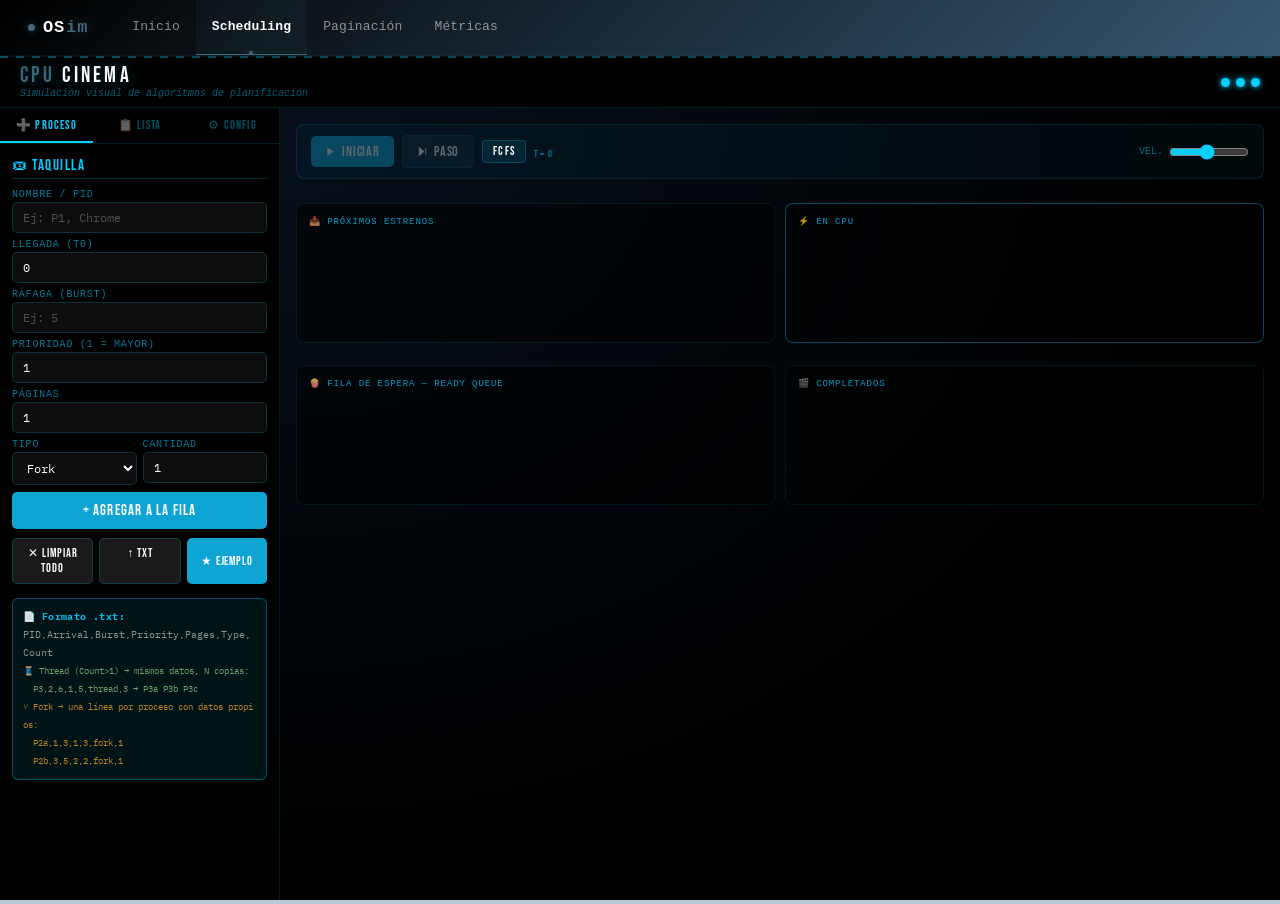
<file: scheduling.html>
<!DOCTYPE html>
<html lang="es">

<head>
  <meta charset="UTF-8" />
  <meta name="viewport" content="width=device-width, initial-scale=1.0" />
  <title>OSim — CPU</title>
  <link rel="stylesheet" href="css/styles.css" />
  <link rel="preconnect" href="https://fonts.googleapis.com">
  <link
    href="https://fonts.googleapis.com/css2?family=IBM+Plex+Sans:wght@400;500;600&family=IBM+Plex+Mono:wght@400;500;600&family=Bebas+Neue&display=swap"
    rel="stylesheet">

  <style>
    :root {
      --cb-bright: #00CFFF;
      --cb-mid: #0EA5D4;
      --cb-deep: #0769A8;
      --cb-glow: rgba(0, 207, 255, 0.35);
    }

    html,
    body {
      height: 100%;
      overflow: hidden;
      margin: 0;
      padding: 0;
    }

    /* ── Marquesina ── */
    .marquee-bar {
      flex-shrink: 0;
      background: #000;
      padding: 9px 20px 8px;
      display: flex;
      align-items: center;
      justify-content: space-between;
      border-bottom: 1px solid rgba(0, 207, 255, .15);
      position: relative;
    }

    .marquee-bar::before {
      content: '';
      position: absolute;
      top: 0;
      left: 0;
      right: 0;
      height: 2px;
      background: repeating-linear-gradient(90deg, var(--cb-bright) 0px, var(--cb-bright) 8px, transparent 8px, transparent 16px);
      opacity: .45;
    }

    .marquee-title {
      font-family: 'Bebas Neue', sans-serif;
      font-size: 22px;
      letter-spacing: .15em;
      color: var(--color-blue-500);
      text-shadow: 0 0 18px var(--cb-glow);
      line-height: 1;
    }

    .marquee-title span {
      color: #fff;
    }

    .marquee-sub {
      font-size: 10px;
      color: rgba(0, 207, 255, .45);
      font-style: italic;
      margin-top: 1px;
    }

    .marquee-lights {
      display: flex;
      gap: 6px;
    }

    .marquee-bulb {
      width: 9px;
      height: 9px;
      border-radius: 50%;
      background: var(--cb-bright);
      box-shadow: 0 0 6px var(--cb-bright);
      animation: bulb-blink 1.8s ease-in-out infinite;
    }

    .marquee-bulb:nth-child(2) {
      animation-delay: .6s;
    }

    .marquee-bulb:nth-child(3) {
      animation-delay: 1.2s;
    }

    @keyframes bulb-blink {

      0%,
      100% {
        opacity: 1
      }

      50% {
        opacity: .2
      }
    }

    /* ── Página y layout ── */
    .page {
      display: flex;
      flex-direction: column;
      height: calc(100vh - 52px);
      overflow: hidden;
    }

    .main-layout {
      display: grid;
      grid-template-columns: 280px 1fr;
      flex: 1;
      overflow: hidden;
      min-height: 0;
    }

    /* ══════════ SIDEBAR ══════════ */
    .sidebar {
      background: #000;
      border-right: 1px solid rgba(0, 207, 255, .12);
      display: flex;
      flex-direction: column;
      overflow: hidden;
    }

    /* ── Tabs ── */
    .tab-bar {
      display: grid;
      grid-template-columns: 1fr 1fr 1fr;
      border-bottom: 1px solid rgba(0, 207, 255, .15);
      flex-shrink: 0;
    }

    .tab-btn {
      background: none;
      border: none;
      border-bottom: 2px solid transparent;
      color: rgba(0, 207, 255, .4);
      font-family: 'Bebas Neue', sans-serif;
      font-size: 12px;
      letter-spacing: .1em;
      padding: 10px 4px 8px;
      cursor: pointer;
      transition: color .15s, border-color .15s;
      text-align: center;
    }

    .tab-btn:hover {
      color: rgba(0, 207, 255, .75);
    }

    .tab-btn.active {
      color: var(--cb-bright);
      border-bottom-color: var(--cb-bright);
    }

    .tab-panel {
      display: none;
      flex-direction: column;
      gap: 6px;
      padding: 12px;
      overflow-y: auto;
      flex: 1;
    }

    .tab-panel.active {
      display: flex;
    }

    /* ── Sections dentro del tab ── */
    .section-title {
      font-family: 'Bebas Neue', sans-serif;
      color: var(--cb-bright);
      border-bottom: 1px solid rgba(0, 207, 255, .2);
      padding-bottom: 3px;
      margin: 8px 0 4px;
      font-size: 15px;
      letter-spacing: .1em;
    }

    .section-title:first-child {
      margin-top: 0;
    }

    /* ── Inputs ── */
    .input-cine {
      background: #0d0d0d;
      border: 1px solid rgba(0, 207, 255, .18);
      color: #fff;
      padding: 7px 10px;
      width: 100%;
      border-radius: 5px;
      font-family: 'IBM Plex Mono', monospace;
      font-size: 12px;
      box-sizing: border-box;
      transition: border-color .2s;
    }

    .input-cine:focus {
      outline: none;
      border-color: var(--cb-bright);
      box-shadow: 0 0 8px rgba(0, 207, 255, .2);
    }

    .input-cine::placeholder {
      color: rgba(255, 255, 255, .28);
    }

    .input-label {
      font-size: 10px;
      color: rgba(0, 207, 255, .6);
      text-transform: uppercase;
      letter-spacing: .08em;
      margin-bottom: 2px;
    }

    .field-group {
      display: flex;
      flex-direction: column;
    }

    /* ── Buttons ── */
    .btn-cine {
      background: var(--cb-mid);
      border: none;
      color: #fff;
      padding: 9px;
      width: 100%;
      border-radius: 5px;
      font-family: 'Bebas Neue', sans-serif;
      cursor: pointer;
      font-size: 15px;
      letter-spacing: .08em;
      margin-top: 1px;
      transition: background .15s, box-shadow .15s;
    }

    .btn-cine:hover {
      background: var(--cb-bright);
      box-shadow: 0 0 14px var(--cb-glow);
    }

    .btn-cine.secondary {
      background: #1a1a1a;
      border: 1px solid rgba(0, 207, 255, .2);
    }

    .btn-cine.secondary:hover {
      background: #222;
      box-shadow: none;
    }

    .btn-cine.danger {
      background: #4a1010;
      border: 1px solid rgba(255, 80, 80, .2);
    }

    .btn-cine.danger:hover {
      background: #6b1616;
    }

    /* ── Lista de procesos cargados (tab 2) ── */
    .proc-list-item {
      display: flex;
      align-items: center;
      gap: 6px;
      font-size: 11px;
      font-family: 'IBM Plex Mono', monospace;
      color: rgba(255, 255, 255, .7);
      padding: 5px 8px;
      background: rgba(0, 207, 255, .04);
      border: 1px solid rgba(0, 207, 255, .08);
      border-radius: 4px;
    }

    .proc-list-name {
      font-family: 'Bebas Neue', sans-serif;
      font-size: 14px;
    }

    .proc-list-info {
      margin-left: auto;
      opacity: .5;
      font-size: 10px;
    }

    .proc-del-btn {
      background: none;
      border: none;
      color: #ff6b6b;
      cursor: pointer;
      font-size: 14px;
      padding: 0 2px;
      line-height: 1;
    }

    .proc-edit-btn {
      background: none;
      border: none;
      color: rgba(0, 207, 255, .55);
      cursor: pointer;
      font-size: 13px;
      padding: 0 2px;
      line-height: 1;
    }

    .proc-edit-btn:hover {
      color: var(--cb-bright);
    }

    /* ── Algo list (tab 3) ── */
    .algo-category-title {
      font-size: 10px;
      font-weight: 600;
      color: rgba(0, 207, 255, .45);
      text-transform: uppercase;
      letter-spacing: .06em;
      margin: 8px 0 4px;
    }

    .algo-item-cine {
      padding: 7px 10px;
      border: 1px solid rgba(0, 207, 255, .12);
      border-radius: 5px;
      background: rgba(0, 207, 255, .03);
      cursor: pointer;
      font-size: 12px;
      font-weight: 500;
      color: rgba(255, 255, 255, .7);
      transition: all .15s;
      text-align: left;
      width: 100%;
      font-family: 'IBM Plex Mono', monospace;
    }

    .algo-item-cine:hover {
      border-color: var(--cb-mid);
      background: rgba(0, 207, 255, .08);
      color: #fff;
    }

    .algo-item-cine.active {
      background: rgba(0, 207, 255, .15);
      border-color: var(--cb-bright);
      color: var(--cb-bright);
    }

    .quantum-row {
      display: flex;
      align-items: center;
      gap: 6px;
      padding: 8px;
      background: rgba(0, 207, 255, .05);
      border: 1px solid rgba(0, 207, 255, .1);
      border-radius: 5px;
      margin-top: 4px;
    }

    .quantum-label {
      font-size: 11px;
      color: rgba(0, 207, 255, .7);
      white-space: nowrap;
      font-family: 'IBM Plex Mono', monospace;
    }

    .quantum-input-sm {
      width: 60px;
      padding: 5px 8px;
      border: 1px solid rgba(0, 207, 255, .2);
      border-radius: 4px;
      font-size: 12px;
      font-family: 'IBM Plex Mono', monospace;
      background: #111;
      color: #fff;
    }

    /* MLQ/MLFQ config */
    .queue-cfg-block {
      padding: 7px 9px;
      background: rgba(0, 0, 0, .4);
      border: 1px solid rgba(0, 207, 255, .1);
      border-radius: 5px;
      margin-bottom: 5px;
    }

    .queue-cfg-label {
      font-size: 9px;
      font-weight: 700;
      color: rgba(0, 207, 255, .5);
      text-transform: uppercase;
      letter-spacing: .05em;
      margin-bottom: 5px;
    }

    .queue-algo-select {
      width: 100%;
      padding: 5px 8px;
      font-size: 11px;
      border: 1px solid rgba(0, 207, 255, .15);
      border-radius: 4px;
      background: #111;
      color: #fff;
      cursor: pointer;
      font-family: 'IBM Plex Mono', monospace;
    }

    .queue-quantum-row {
      display: flex;
      align-items: center;
      gap: 6px;
      margin-top: 5px;
    }

    /* ══════════ PANTALLA PRINCIPAL ══════════ */
    .cinema-screen {
      background: radial-gradient(ellipse at top left, #060f1a 0%, #000 70%);
      overflow-y: auto;
      display: flex;
      flex-direction: column;
      gap: 12px;
      padding: 16px;
    }

    /* Controles de sim */
    .sim-controls {
      display: flex;
      align-items: center;
      gap: 8px;
      flex-wrap: wrap;
      background: rgba(0, 207, 255, .04);
      border: 1px solid rgba(0, 207, 255, .12);
      border-radius: 8px;
      padding: 10px 14px;
      flex-shrink: 0;
    }

    .sim-btn {
      background: var(--cb-mid);
      border: none;
      color: #fff;
      padding: 7px 14px;
      border-radius: 5px;
      font-family: 'Bebas Neue', sans-serif;
      font-size: 14px;
      letter-spacing: .06em;
      cursor: pointer;
      display: flex;
      align-items: center;
      gap: 6px;
      transition: background .15s;
    }

    .sim-btn:hover {
      background: var(--cb-bright);
    }

    .sim-btn:disabled {
      opacity: .35;
      cursor: not-allowed;
    }

    .sim-btn.cs-playing {
      background: #1a5c30;
    }

    .sim-btn.cs-playing:hover {
      background: #1e7038;
    }

    .sim-btn.step-style {
      background: #14283a;
      border: 1px solid rgba(0, 207, 255, .2);
    }

    .sim-btn.step-style:hover {
      background: #1e3a50;
    }

    .sim-clock {
      font-family: 'Bebas Neue', sans-serif;
      font-size: 18px;
      color: var(--cb-bright);
      letter-spacing: .1em;
    }

    .sim-clock span {
      font-size: 10px;
      color: rgba(0, 207, 255, .5);
      margin-right: 2px;
    }

    .algo-badge {
      font-family: 'Bebas Neue', sans-serif;
      font-size: 12px;
      letter-spacing: .1em;
      color: #fff;
      background: rgba(0, 207, 255, .1);
      border: 1px solid rgba(0, 207, 255, .2);
      padding: 3px 10px;
      border-radius: 4px;
    }

    .speed-wrap {
      display: flex;
      align-items: center;
      gap: 6px;
      margin-left: auto;
    }

    .speed-wrap label {
      font-size: 10px;
      color: rgba(0, 207, 255, .5);
      text-transform: uppercase;
    }

    .speed-wrap input[type=range] {
      width: 80px;
      accent-color: var(--cb-bright);
    }

    .export-btn {
      background: none;
      border: 1px solid rgba(0, 207, 255, .25);
      border-radius: 4px;
      color: rgba(0, 207, 255, .6);
      font-size: 10px;
      padding: 3px 10px;
      cursor: pointer;
      font-family: 'IBM Plex Mono', monospace;
    }

    .export-btn:hover {
      color: var(--cb-bright);
      border-color: var(--cb-bright);
    }

    /* ── Gantt ── */
    .cs-gantt-bar {
      display: flex;
      height: 28px;
      border-radius: 6px;
      overflow: hidden;
      border: 1px solid rgba(0, 207, 255, .12);
    }

    .cs-gantt-seg {
      display: flex;
      align-items: center;
      justify-content: center;
      overflow: hidden;
      transition: width .25s ease;
      position: relative;
    }

    .cs-gantt-lbl {
      font-family: 'Bebas Neue', sans-serif;
      font-size: 10px;
      color: rgba(255, 255, 255, .9);
      text-shadow: 0 1px 3px rgba(0, 0, 0, .7);
      pointer-events: none;
      white-space: nowrap;
      overflow: hidden;
    }

    .cs-gantt-ticks {
      position: relative;
      height: 18px;
      margin-top: 2px;
      width: 100%;
    }

    .cs-gantt-tick {
      position: absolute;
      font-family: 'IBM Plex Mono', monospace;
      font-size: 9px;
      color: rgba(0, 207, 255, .4);
      transform: translateX(-50%);
      white-space: nowrap;
    }

    /* ── Stage ── */
    .cs-stage {
      display: grid;
      grid-template-columns: 1fr 1fr;
      gap: 10px;
      margin-bottom: 10px;
    }

    .cs-stage-bottom {
      display: grid;
      grid-template-columns: 1fr 1fr;
      gap: 10px;
    }

    .cs-box {
      background: rgba(0, 0, 0, .5);
      border: 1px solid rgba(0, 207, 255, .1);
      border-radius: 8px;
      padding: 12px;
      height: 140px;
      overflow-y: auto;
      overflow-x: hidden;
    }

    .cs-stage-bottom .cs-box {
      height: auto;
      min-height: 140px;
      overflow-y: visible;
    }

    .cs-box.cpu-box {
      border-color: rgba(0, 207, 255, .35);
      overflow-x: auto;
    }

    .cs-box-label {
      font-size: 9px;
      color: var(--cb-bright);
      text-transform: uppercase;
      letter-spacing: .1em;
      margin-bottom: 8px;
      opacity: .75;
    }

    /* ── Tarjetas proceso ── */
    .cs-customer {
      display: inline-flex;
      flex-direction: column;
      align-items: center;
      gap: 3px;
      padding: 7px 9px;
      border-radius: 7px;
      border: 1px solid var(--accent, var(--cb-bright));
      background: rgba(0, 0, 0, .6);
      min-width: 54px;
      margin: 3px;
      font-family: 'IBM Plex Mono', monospace;
      vertical-align: top;
    }

    .cs-customer.cs-arriving {
      opacity: .6;
    }

    .cs-customer.cs-running {
      box-shadow: 0 0 12px var(--accent, var(--cb-glow));
    }

    .cs-pid {
      font-family: 'Bebas Neue', sans-serif;
      font-size: 14px;
      color: #fff;
      line-height: 1;
    }

    .cs-burst-bar {
      width: 44px;
      height: 4px;
      background: rgba(255, 255, 255, .1);
      border-radius: 3px;
      overflow: hidden;
    }

    .cs-burst-fill {
      height: 100%;
      background: var(--cb-bright);
      transition: width .3s ease;
      border-radius: 3px;
    }

    .cs-quantum-bar {
      width: 44px;
      height: 3px;
      background: rgba(255, 255, 255, .06);
      border-radius: 2px;
      overflow: hidden;
    }

    .cs-quantum-fill {
      height: 100%;
      background: #EF9F27;
      transition: width .3s ease;
      border-radius: 2px;
    }

    .cs-remaining {
      font-size: 9px;
      color: rgba(255, 255, 255, .4);
    }

    .cs-subtitle {
      font-size: 8px;
      color: rgba(0, 207, 255, .5);
      text-align: center;
    }

    .cs-avatar {
      opacity: .7;
    }

    .cs-cpu-idle {
      display: flex;
      flex-direction: column;
      align-items: center;
      justify-content: center;
      height: 70px;
      gap: 5px;
      color: rgba(255, 255, 255, .18);
      font-size: 10px;
    }

    .cs-done-chip {
      display: inline-flex;
      align-items: center;
      gap: 5px;
      border: 1px solid;
      border-radius: 12px;
      padding: 3px 10px;
      font-family: 'IBM Plex Mono', monospace;
      font-size: 11px;
      margin: 2px;
    }

    .cs-more {
      display: inline-flex;
      align-items: center;
      justify-content: center;
      width: 38px;
      height: 38px;
      border-radius: 50%;
      border: 1px dashed rgba(0, 207, 255, .3);
      color: rgba(0, 207, 255, .5);
      font-size: 10px;
      margin: 3px;
      vertical-align: top;
    }

    /* Done table */
    #cs-done-list table tbody tr:nth-child(even) {
      background: rgba(255, 255, 255, .02);
    }

    #cs-done-list table tbody tr:hover {
      background: rgba(0, 207, 255, .05);
    }

    /* Animations */
    @keyframes cs-pop-in {
      from {
        opacity: 0;
        transform: scale(.6)
      }

      to {
        opacity: 1;
        transform: scale(1)
      }
    }

    @keyframes cs-dispatch {
      0% {
        transform: translateY(0)
      }

      40% {
        transform: translateY(-6px) scale(1.05)
      }

      100% {
        transform: translateY(0) scale(1)
      }
    }

    @keyframes cs-preempt {
      0% {
        transform: translateX(0)
      }

      40% {
        transform: translateX(8px)
      }

      100% {
        transform: translateX(0)
      }
    }

    /* ── Multi-level Queue rows (MLQ / MLFQ) ── */
    .cs-mlq-row {
      display: flex;
      align-items: flex-start;
      gap: 8px;
      padding: 5px 0;
      border-bottom: 1px solid rgba(255,255,255,.05);
    }
    .cs-mlq-row:last-child { border-bottom: none; }
    .cs-mlq-label {
      font-size: 9px;
      font-family: 'IBM Plex Mono', monospace;
      color: rgba(0,207,255,.55);
      width: 120px;
      flex-shrink: 0;
      padding-top: 4px;
      letter-spacing: .02em;
      line-height: 1.4;
    }
    .cs-mlq-label strong {
      font-size: 11px;
      color: var(--cb-bright, #00CFFF);
      display: block;
    }
    .cs-mlq-cards {
      display: flex;
      flex-wrap: wrap;
      gap: 4px;
      flex: 1;
      min-height: 30px;
      align-items: center;
    }
    .cs-mlq-empty {
      font-size: 9px;
      color: rgba(255,255,255,.15);
      font-family: 'IBM Plex Mono', monospace;
      font-style: italic;
    }
    .cs-mlq-row-active .cs-mlq-label strong {
      color: #7BC67E;
    }
    .cs-mlq-row-active { background: rgba(123,198,126,.04); border-radius: 4px; }

    @keyframes cs-done-anim {
      0% {
        transform: scale(1);
        opacity: 1
      }

      100% {
        transform: scale(.8);
        opacity: 0
      }
    }

    @keyframes rowSlideIn {
      from {
        opacity: 0;
        transform: translateX(-14px)
      }

      to {
        opacity: 1;
        transform: translateX(0)
      }
    }

    /* ── Multi-core Gantt ── */
    .cs-gantt-header {
      display: flex;
      justify-content: space-between;
      align-items: center;
      margin-bottom: 8px;
      padding: 0 2px;
    }

    .cs-gantt-title {
      font-family: 'IBM Plex Mono', monospace;
      font-size: 11px;
      font-weight: 600;
      color: rgba(255, 255, 255, .65);
    }

    .cs-gantt-badge {
      font-size: 9px;
      color: rgba(0, 207, 255, .5);
      border: 1px solid rgba(0, 207, 255, .2);
      border-radius: 10px;
      padding: 2px 9px;
      font-family: 'IBM Plex Mono', monospace;
    }

    .cs-gantt-multi {
      display: flex;
      flex-direction: column;
      gap: 4px;
    }

    .cs-gantt-row {
      display: flex;
      align-items: center;
      gap: 8px;
    }

    .cs-gantt-row-label {
      width: 56px;
      flex-shrink: 0;
      text-align: right;
      font-family: 'IBM Plex Mono', monospace;
      font-size: 10px;
      font-weight: 600;
      color: rgba(0, 207, 255, .65);
      line-height: 1.4;
    }

    .cs-gantt-idle-pct {
      font-size: 8px;
      color: rgba(255, 255, 255, .3);
      font-weight: 400;
    }

    .cs-gantt-row-bar {
      flex: 1;
      min-width: 0;
    }

    .cs-gantt-ticks-row .cs-gantt-row-bar {
      position: relative;
    }

  </style>
</head>

<body>

  <!-- Navbar -->
  <nav class="navbar">
    <a href="index.html" class="navbar-logo">OS<span>im</span></a>
    <a href="index.html" class="navbar-item">Inicio</a>
    <a href="scheduling.html" class="navbar-item active">Scheduling</a>
    <a href="paginacion.html" class="navbar-item">Paginación</a>
    <a href="metricas.html" class="navbar-item">Métricas</a>
  </nav>

  <div class="page">

    <!-- Marquesina -->
    <div class="marquee-bar">
      <div>
        <div class="marquee-title">CPU <span>Cinema</span></div>
        <div class="marquee-sub">Simulación visual de algoritmos de planificación</div>
      </div>
      <div class="marquee-lights">
        <div class="marquee-bulb"></div>
        <div class="marquee-bulb"></div>
        <div class="marquee-bulb"></div>
      </div>
    </div>

    <div class="main-layout">

      <!-- ══════════ SIDEBAR 3-TAB ══════════ -->
      <aside class="sidebar">

        <!-- Tab Bar -->
        <div class="tab-bar">
          <button class="tab-btn active" onclick="switchTab('tab-proceso')">➕ Proceso</button>
          <button class="tab-btn" onclick="switchTab('tab-lista')">📋 Lista</button>
          <button class="tab-btn" onclick="switchTab('tab-config')">⚙ Config</button>
        </div>

        <!-- ── TAB 1: Agregar Proceso ── -->
        <div class="tab-panel active" id="tab-proceso">
          <div class="section-title">🎟 Taquilla</div>

          <div class="field-group">
            <div class="input-label">Nombre / PID</div>
            <input type="text" id="inputName" class="input-cine" placeholder="Ej: P1, Chrome">
          </div>
          <div class="field-group">
            <div class="input-label">Llegada (T0)</div>
            <input type="number" id="inputArrival" class="input-cine" placeholder="0" value="0" min="0">
          </div>
          <div class="field-group">
            <div class="input-label">Ráfaga (Burst)</div>
            <input type="number" id="inputBurst" class="input-cine" placeholder="Ej: 5" min="1">
          </div>
          <div class="field-group">
            <div class="input-label">Prioridad (1 = mayor)</div>
            <input type="number" id="inputPriority" class="input-cine" placeholder="1" value="1" min="1">
          </div>
          <div class="field-group">
            <div class="input-label">Páginas</div>
            <input type="number" id="inputPages" class="input-cine" placeholder="1" value="1" min="1">
          </div>
          <div style="display:grid;grid-template-columns:1fr 1fr;gap:6px;">
            <div class="field-group" style="margin:0">
              <div class="input-label">Tipo</div>
              <select id="inputType" class="input-cine" style="cursor:pointer;" onchange="actualizarFormDinamico()">
                <option value="fork">Fork</option>
                <option value="thread">Thread</option>
              </select>
            </div>
            <div class="field-group" style="margin:0">
              <div class="input-label">Cantidad</div>
              <input type="number" id="inputCount" class="input-cine" value="1" min="1" max="8"
                oninput="actualizarFormDinamico()">
            </div>
          </div>

          <!-- Info threads: mismos datos, N copias -->
          <div id="thread-info" style="display:none;padding:7px 9px;border-radius:6px;
            background:rgba(138,77,212,.12);border:1px solid rgba(138,77,212,.35);
            font-size:10px;color:#CE93D8;font-family:'IBM Plex Mono',monospace;line-height:1.6;">
            📎 Se crearán <span id="thread-info-n"></span> threads con los mismos AT/BT/Priority.<br>
            <span style="color:rgba(255,255,255,.4);">Ej: P1 → P1a · P1b · P1c</span>
          </div>

          <!-- Sub-formularios para forks (datos individuales) -->
          <div id="fork-subforms" style="display:none;"></div>

          <button class="btn-cine" id="btnAgregar">+ AGREGAR A LA FILA</button>
          <button class="btn-cine secondary" id="btnCancelarEdicion" style="display:none;font-size:12px;padding:7px;" onclick="cancelarEdicion()">✕ CANCELAR EDICIÓN</button>

          <div style="display:flex;gap:6px;margin-top:2px;">
            <button class="btn-cine secondary" id="btnLimpiar" style="font-size:12px;padding:7px;">✕ LIMPIAR
              TODO</button>
            <label class="btn-cine secondary" style="font-size:12px;padding:7px;cursor:pointer;text-align:center;">
              ↑ TXT
              <input type="file" id="fileInput" accept=".txt" style="display:none;">
            </label>
            <button class="btn-cine" id="btnCargarEjemplo" style="font-size:12px;padding:7px;white-space:nowrap;"
              title="Carga data/procesos.txt del servidor sin buscar el archivo">
              ★ EJEMPLO
            </button>
          </div>

          <div
            style="margin-top:8px;padding:9px 10px;background:rgba(0,207,255,.09);border:1px solid rgba(0,207,255,.35);border-radius:6px;font-size:10px;color:rgba(0,207,255,.9);font-family:'IBM Plex Mono',monospace;line-height:1.8;overflow-wrap:break-word;word-break:break-all;">
            <span style="font-weight:700;letter-spacing:.04em;">📄 Formato .txt:</span><br>
            <span style="color:rgba(255,255,255,.55);">PID,Arrival,Burst,Priority,Pages,Type,Count</span><br>
            <span style="color:rgba(138,198,126,.8);font-size:9px;">🧵 Thread (Count&gt;1) → mismos datos, N copias:<br>
            &nbsp;&nbsp;P3,2,6,1,5,thread,3 → P3a P3b P3c</span><br>
            <span style="color:rgba(239,159,39,.8);font-size:9px;">⑂ Fork → una línea por proceso con datos propios:<br>
            &nbsp;&nbsp;P2a,1,3,1,3,fork,1<br>
            &nbsp;&nbsp;P2b,3,5,2,2,fork,1</span>
          </div>
        </div>

        <!-- ── TAB 2: Lista de procesos ── -->
        <div class="tab-panel" id="tab-lista">
          <div style="display:flex;align-items:center;justify-content:space-between;">
            <div class="section-title" style="margin:0;">📋 Procesos (<span id="count-label">0</span>)</div>
            <button class="export-btn" onclick="exportarCSVScheduling()">↓ CSV</button>
          </div>
          <div id="lista-procesos" style="display:flex;flex-direction:column;gap:4px;"></div>
          <div id="lista-vacia"
            style="font-size:11px;color:rgba(255,255,255,.2);font-family:'IBM Plex Mono',monospace;padding:12px 0;text-align:center;">
            Sin procesos aún.</div>

          <!-- Métricas compactas post-ejecución -->
          <div id="metricas-sidebar" style="display:none;margin-top:8px;">
            <div class="section-title">📊 Métricas</div>
            <div id="metricas-sidebar-list" style="display:flex;flex-direction:column;gap:5px;"></div>
          </div>
        </div>

        <!-- ── TAB 3: Configuración ── -->
        <div class="tab-panel" id="tab-config">
          <div class="section-title">🎬 Algoritmo</div>

          <div style="display:flex;flex-direction:column;gap:4px;">
            <div class="algo-category-title">Non-Preemptive</div>
            <button class="algo-item-cine active" data-algo="fcfs">FCFS</button>
            <button class="algo-item-cine" data-algo="sjf">SJF</button>
            <button class="algo-item-cine" data-algo="hrrn">HRRN</button>

            <div class="algo-category-title" style="margin-top:6px;">Preemptive</div>
            <button class="algo-item-cine" data-algo="rr">Round Robin</button>
            <button class="algo-item-cine" data-algo="srtf">SRTF</button>
            <button class="algo-item-cine" data-algo="priority">Priority</button>

            <div class="algo-category-title" style="margin-top:6px;">Advanced</div>
            <button class="algo-item-cine" data-algo="mlq">Multilevel Queue</button>
            <button class="algo-item-cine" data-algo="mlfq">Multilevel Feedback</button>
          </div>

          <!-- Quantum (RR) -->
          <div class="quantum-row" id="quantumControl" style="display:none;">
            <label class="quantum-label">Quantum:</label>
            <input type="number" class="quantum-input-sm" id="quantumValue" value="2" min="1" max="20">
          </div>

          <!-- Cores -->
          <div class="quantum-row" style="margin-top:4px;background:rgba(0,207,255,.05);">
            <label class="quantum-label">
              <svg xmlns="http://www.w3.org/2000/svg" width="11" height="11" viewBox="0 0 24 24" fill="none"
                stroke="currentColor" stroke-width="2" style="vertical-align:middle;margin-right:3px">
                <rect x="2" y="2" width="8" height="8" rx="1" />
                <rect x="14" y="2" width="8" height="8" rx="1" />
                <rect x="2" y="14" width="8" height="8" rx="1" />
                <rect x="14" y="14" width="8" height="8" rx="1" />
              </svg>
              Cores:
            </label>
            <input type="number" class="quantum-input-sm" id="coresValue" value="1" min="1" max="8">
            <span class="quantum-label" style="font-weight:400;font-size:10px;">/8</span>
          </div>

          <!-- MLQ config -->
          <div id="mlqConfig" style="display:none;margin-top:8px;">
            <div class="section-title" style="font-size:12px;">Config MLQ</div>
            <div class="queue-cfg-block">
              <div class="queue-cfg-label">Q0 — Mayor prioridad (≤1)</div>
              <select class="queue-algo-select" id="mlqAlgoQ0">
                <option value="rr" selected>Round Robin</option>
                <option value="fcfs">FCFS</option>
                <option value="sjf">SJF</option>
                <option value="priority">Priority</option>
              </select>
              <div class="queue-quantum-row" id="mlqQuantumQ0Row"><label class="quantum-label">Q:</label><input
                  type="number" class="quantum-input-sm" id="mlqQuantumQ0" value="2" min="1" max="50"></div>
            </div>
            <div class="queue-cfg-block">
              <div class="queue-cfg-label">Q1 — Prioridad media (=2)</div>
              <select class="queue-algo-select" id="mlqAlgoQ1">
                <option value="rr" selected>Round Robin</option>
                <option value="fcfs">FCFS</option>
                <option value="sjf">SJF</option>
                <option value="priority">Priority</option>
              </select>
              <div class="queue-quantum-row" id="mlqQuantumQ1Row"><label class="quantum-label">Q:</label><input
                  type="number" class="quantum-input-sm" id="mlqQuantumQ1" value="4" min="1" max="50"></div>
            </div>
            <div class="queue-cfg-block">
              <div class="queue-cfg-label">Q2 — Menor prioridad (≥3)</div>
              <select class="queue-algo-select" id="mlqAlgoQ2">
                <option value="fcfs" selected>FCFS</option>
                <option value="rr">Round Robin</option>
                <option value="sjf">SJF</option>
                <option value="priority">Priority</option>
              </select>
              <div class="queue-quantum-row" id="mlqQuantumQ2Row" style="display:none;"><label
                  class="quantum-label">Q:</label><input type="number" class="quantum-input-sm" id="mlqQuantumQ2"
                  value="8" min="1" max="50"></div>
            </div>
          </div>

          <!-- MLFQ config -->
          <div id="mlfqConfig" style="display:none;margin-top:8px;">
            <div class="section-title" style="font-size:12px;">Config MLFQ</div>
            <div class="queue-cfg-block">
              <div class="queue-cfg-label">Q0 — Entrada de procesos</div>
              <select class="queue-algo-select" id="mlfqAlgoQ0">
                <option value="rr" selected>Round Robin</option>
                <option value="fcfs">FCFS</option>
                <option value="sjf">SJF</option>
                <option value="priority">Priority</option>
              </select>
              <div class="queue-quantum-row" id="mlfqQuantumQ0Row"><label class="quantum-label">Q:</label><input
                  type="number" class="quantum-input-sm" id="mlfqQuantumQ0" value="2" min="1" max="50"></div>
            </div>
            <div class="queue-cfg-block">
              <div class="queue-cfg-label">Q1 — Degradados de Q0</div>
              <select class="queue-algo-select" id="mlfqAlgoQ1">
                <option value="rr" selected>Round Robin</option>
                <option value="fcfs">FCFS</option>
                <option value="sjf">SJF</option>
                <option value="priority">Priority</option>
              </select>
              <div class="queue-quantum-row" id="mlfqQuantumQ1Row"><label class="quantum-label">Q:</label><input
                  type="number" class="quantum-input-sm" id="mlfqQuantumQ1" value="4" min="1" max="50"></div>
            </div>
            <div class="queue-cfg-block">
              <div class="queue-cfg-label">Q2 — Degradados de Q1</div>
              <select class="queue-algo-select" id="mlfqAlgoQ2">
                <option value="fcfs" selected>FCFS</option>
                <option value="rr">Round Robin</option>
                <option value="sjf">SJF</option>
                <option value="priority">Priority</option>
              </select>
              <div class="queue-quantum-row" id="mlfqQuantumQ2Row" style="display:none;"><label
                  class="quantum-label">Q:</label><input type="number" class="quantum-input-sm" id="mlfqQuantumQ2"
                  value="8" min="1" max="50"></div>
            </div>
          </div>

          <button class="btn-cine" id="btnIniciar" style="margin-top:10px;">▶ INICIAR PROYECCIÓN</button>
        </div>

      </aside>

      <!-- ══════════ PANTALLA PRINCIPAL ══════════ -->
      <main class="cinema-screen">

        <!-- Controles de simulación -->
        <div class="sim-controls">
          <button class="sim-btn" id="cs-play-btn" onclick="toggleCinemaPlay()" disabled>
            <svg width="11" height="11" viewBox="0 0 24 24" fill="currentColor">
              <polygon points="5 3 19 12 5 21 5 3" />
            </svg>
            Iniciar
          </button>
          <button class="sim-btn step-style" id="cs-step-btn" onclick="stepCinema()" disabled>
            <svg width="11" height="11" viewBox="0 0 24 24" fill="none" stroke="currentColor" stroke-width="2">
              <polygon points="5 3 15 12 5 21 5 3" fill="currentColor" />
              <line x1="19" y1="5" x2="19" y2="19" />
            </svg>
            Paso
          </button>
          <div class="algo-badge" id="cs-algo-label">—</div>
          <div class="sim-clock"><span>T=</span><span id="cs-clock">0</span></div>
          <div class="speed-wrap">
            <label>Vel.</label>
            <input type="range" min="100" max="2000" value="1000" oninput="setCinemaSpeed(this.value)">
          </div>
        </div>

        <!-- Gantt en tiempo real -->
        <div id="cs-gantt" style="display:flex;flex-direction:column;gap:0;"></div>

        <!-- Zonas de simulación -->
        <div class="cs-stage">
          <div class="cs-box">
            <div class="cs-box-label">📥 Próximos Estrenos</div>
            <div id="cs-arriving"></div>
          </div>
          <div class="cs-box cpu-box">
            <div class="cs-box-label">⚡ En CPU</div>
            <div id="cs-cpu-slot"></div>
          </div>
        </div>
        <div class="cs-stage-bottom">
          <div class="cs-box">
            <div class="cs-box-label" id="cs-queue-label">🍿 Fila de Espera — Ready Queue</div>
            <div id="cs-queue-items"></div>
          </div>
          <div class="cs-box">
            <div class="cs-box-label">🎬 Completados</div>
            <div id="cs-done-list"></div>
          </div>
        </div>

      </main>
    </div>
  </div>

  <!-- ════════ SCRIPTS ════════ -->
  <script src="js/store.js"></script>
  <script src="js/ui.js"></script>
  <script src="js/scheduling.js"></script>
  <script src="js/cinema-scheduling.js"></script>

  <script>
    /* ══════════════════════════════════════════════════════════
       ESTADO GLOBAL
    ══════════════════════════════════════════════════════════ */
    let procesosGlobales = [];
    let procesoIdCounter = 1;
    let algoritmoSeleccionado = 'fcfs';
    let editandoIndex = -1;

    // GANTT_COLORS viene de ui.js — fallback por si acaso
    const _CINEMA_COLORS = [
      '#3d687b', '#639922', '#EF9F27', '#E24B4A',
      '#8B77D4', '#1DB884', '#e06c75', '#61AFEF',
      '#c678dd', '#56b6c2'
    ];

    // resultadoActual expuesto para exportarCSVScheduling() de ui.js
    let resultadoActual = null;

    /* ══════════════════════════════════════════════════════════
       TABS
    ══════════════════════════════════════════════════════════ */
    function switchTab(id) {
      document.querySelectorAll('.tab-panel').forEach(p => p.classList.remove('active'));
      document.querySelectorAll('.tab-btn').forEach(b => b.classList.remove('active'));
      document.getElementById(id).classList.add('active');
      const idx = ['tab-proceso', 'tab-lista', 'tab-config'].indexOf(id);
      document.querySelectorAll('.tab-btn')[idx].classList.add('active');
    }

    /* ══════════════════════════════════════════════════════════
       ALGORITMO — SELECCIÓN
    ══════════════════════════════════════════════════════════ */
    document.querySelectorAll('.algo-item-cine').forEach(btn => {
      btn.addEventListener('click', () => seleccionarAlgoritmo(btn.dataset.algo));
    });

    function seleccionarAlgoritmo(algo) {
      algoritmoSeleccionado = algo;
      document.querySelectorAll('.algo-item-cine').forEach(b => b.classList.remove('active'));
      document.querySelector(`[data-algo="${algo}"]`)?.classList.add('active');

      document.getElementById('quantumControl').style.display = algo === 'rr' ? 'flex' : 'none';
      document.getElementById('mlqConfig').style.display = algo === 'mlq' ? 'block' : 'none';
      document.getElementById('mlfqConfig').style.display = algo === 'mlfq' ? 'block' : 'none';

      const names = { fcfs: 'FCFS', sjf: 'SJF', hrrn: 'HRRN', rr: 'Round Robin', srtf: 'SRTF', priority: 'Priority', mlq: 'MLQ', mlfq: 'MLFQ' };
      const lbl = document.getElementById('cs-algo-label');
      if (lbl) lbl.textContent = names[algo] || algo.toUpperCase();
    }

    // MLQ/MLFQ quantum rows visibility
    ['mlq', 'mlfq'].forEach(prefix => {
      [0, 1, 2].forEach(i => {
        const sel = document.getElementById(`${prefix}AlgoQ${i}`);
        const qRow = document.getElementById(`${prefix}QuantumQ${i}Row`);
        if (sel && qRow) sel.addEventListener('change', () => { qRow.style.display = sel.value === 'rr' ? 'flex' : 'none'; });
      });
    });

    /* ══════════════════════════════════════════════════════════
       PROCESOS — FORMULARIO DINÁMICO (Tipo / Cantidad)
    ══════════════════════════════════════════════════════════ */
    const _FORK_LETTERS = 'abcdefgh';

    function actualizarFormDinamico() {
      const type  = document.getElementById('inputType').value;
      const count = Math.min(8, Math.max(1, parseInt(document.getElementById('inputCount').value) || 1));

      const threadInfo  = document.getElementById('thread-info');
      const forkSection = document.getElementById('fork-subforms');

      if (count <= 1) {
        threadInfo.style.display  = 'none';
        forkSection.style.display = 'none';
        return;
      }

      if (type === 'thread') {
        threadInfo.style.display  = 'block';
        forkSection.style.display = 'none';
        const baseName = document.getElementById('inputName').value.trim() || ('P' + procesoIdCounter);
        const labels = Array.from({length: count}, (_, i) => `${baseName}${_FORK_LETTERS[i]}`).join(' · ');
        document.getElementById('thread-info-n').textContent = `${count} (${labels})`;
      } else {
        threadInfo.style.display  = 'none';
        forkSection.style.display = 'block';
        renderForkSubforms(count);
      }
    }

    function renderForkSubforms(count) {
      const baseName = document.getElementById('inputName').value.trim() || ('P' + procesoIdCounter);
      const container = document.getElementById('fork-subforms');
      // Preservar valores ya escritos
      const prev = {};
      for (let i = 0; i < 8; i++) {
        const a = document.getElementById(`fsub-${i}-arrival`);
        const b = document.getElementById(`fsub-${i}-burst`);
        const p = document.getElementById(`fsub-${i}-priority`);
        if (a) prev[i] = { arrival: a.value, burst: b.value, priority: p.value };
      }

      container.innerHTML = `<div style="font-size:10px;color:rgba(0,207,255,.8);
        font-family:'IBM Plex Mono',monospace;margin-bottom:6px;font-weight:700;">
        ⑂ Datos individuales por fork:</div>`;

      for (let i = 0; i < count; i++) {
        const letter = _FORK_LETTERS[i];
        const color  = _CINEMA_COLORS[i % _CINEMA_COLORS.length];
        const saved  = prev[i] || {};
        const div = document.createElement('div');
        div.style.cssText = `border:1px solid rgba(0,207,255,.18);border-radius:7px;
          padding:7px 8px;margin-bottom:5px;background:rgba(0,207,255,.04);`;
        div.innerHTML = `
          <div style="font-size:10px;font-weight:700;color:${color};
            font-family:'IBM Plex Mono',monospace;margin-bottom:5px;">
            ${baseName}${letter}
          </div>
          <div style="display:grid;grid-template-columns:1fr 1fr 1fr;gap:4px;">
            <div>
              <div class="input-label" style="font-size:9px;">Llegada</div>
              <input type="number" id="fsub-${i}-arrival" class="input-cine"
                value="${saved.arrival ?? 0}" min="0" style="padding:5px 6px;font-size:11px;">
            </div>
            <div>
              <div class="input-label" style="font-size:9px;">Burst</div>
              <input type="number" id="fsub-${i}-burst" class="input-cine"
                value="${saved.burst ?? ''}" placeholder="BT" min="1" style="padding:5px 6px;font-size:11px;">
            </div>
            <div>
              <div class="input-label" style="font-size:9px;">Prior.</div>
              <input type="number" id="fsub-${i}-priority" class="input-cine"
                value="${saved.priority ?? 1}" min="1" style="padding:5px 6px;font-size:11px;">
            </div>
          </div>`;
        container.appendChild(div);
      }
    }

    /* ══════════════════════════════════════════════════════════
       PROCESOS — AGREGAR
    ══════════════════════════════════════════════════════════ */
    function obtenerProcesoDesdeFormula() {
      const nombreInput = document.getElementById('inputName').value.trim();
      const basePid     = nombreInput || ('P' + procesoIdCounter);
      const arrivalTime = parseInt(document.getElementById('inputArrival').value) || 0;
      const burstTime   = parseInt(document.getElementById('inputBurst').value);
      const priority    = parseInt(document.getElementById('inputPriority').value) || 1;
      const pages       = parseInt(document.getElementById('inputPages').value) || 1;
      const type        = document.getElementById('inputType').value || 'fork';
      const count       = Math.min(8, Math.max(1, parseInt(document.getElementById('inputCount').value) || 1));

      if (count === 1) {
        // — Proceso único (comportamiento original)
        if (isNaN(burstTime) || burstTime <= 0) { alert('Burst requerido y > 0'); return null; }
        procesosGlobales.push({
          pid: basePid, arrivalTime, burstTime, priority,
          remainingTime: burstTime, pages, type, state: 'new',
          color: _CINEMA_COLORS[procesoIdCounter % _CINEMA_COLORS.length],
        });
        if (!nombreInput) procesoIdCounter++;

      } else if (type === 'thread') {
        // — Threads: N copias con los mismos datos del formulario base
        if (isNaN(burstTime) || burstTime <= 0) { alert('Burst requerido y > 0'); return null; }
        for (let i = 0; i < count; i++) {
          procesosGlobales.push({
            pid: `${basePid}${_FORK_LETTERS[i]}`,
            arrivalTime, burstTime, priority,
            remainingTime: burstTime, pages,
            type: 'thread', state: 'new',
            color: _CINEMA_COLORS[procesoIdCounter % _CINEMA_COLORS.length],
          });
          procesoIdCounter++;
        }

      } else {
        // — Forks: cada uno con sus propios datos del sub-formulario
        const forkData = [];
        for (let i = 0; i < count; i++) {
          const letter   = _FORK_LETTERS[i];
          const fBurst   = parseInt(document.getElementById(`fsub-${i}-burst`)?.value);
          const fArrival = parseInt(document.getElementById(`fsub-${i}-arrival`)?.value) || 0;
          const fPrio    = parseInt(document.getElementById(`fsub-${i}-priority`)?.value) || 1;
          if (isNaN(fBurst) || fBurst <= 0) {
            alert(`Burst requerido para ${basePid}${letter}`); return null;
          }
          forkData.push({ letter, arrival: fArrival, burst: fBurst, priority: fPrio });
        }
        forkData.forEach(f => {
          procesosGlobales.push({
            pid: `${basePid}${f.letter}`,
            arrivalTime: f.arrival, burstTime: f.burst, priority: f.priority,
            remainingTime: f.burst, pages,
            type: 'fork', state: 'new',
            color: _CINEMA_COLORS[procesoIdCounter % _CINEMA_COLORS.length],
          });
          procesoIdCounter++;
        });
      }

      // Limpiar formulario
      document.getElementById('inputBurst').value   = '';
      document.getElementById('inputName').value    = '';
      document.getElementById('inputPages').value   = '1';
      document.getElementById('inputCount').value   = '1';
      document.getElementById('inputArrival').value = '0';
      document.getElementById('fork-subforms').style.display = 'none';
      document.getElementById('thread-info').style.display   = 'none';
      return true;
    }

    document.getElementById('btnAgregar').addEventListener('click', () => {
      if (editandoIndex >= 0) {
        guardarEdicion();
      } else {
        if (obtenerProcesoDesdeFormula()) {
          renderListaProcesos();
          switchTab('tab-lista');
        }
      }
    });
    document.getElementById('inputBurst').addEventListener('keypress', e => {
      if (e.key === 'Enter') {
        if (editandoIndex >= 0) { guardarEdicion(); }
        else { if (obtenerProcesoDesdeFormula()) { renderListaProcesos(); switchTab('tab-lista'); } }
      }
    });
    // Actualizar etiquetas de threads cuando cambia el nombre base
    document.getElementById('inputName').addEventListener('input', () => {
      const type  = document.getElementById('inputType').value;
      const count = parseInt(document.getElementById('inputCount').value) || 1;
      if (count > 1) actualizarFormDinamico();
    });

    function guardarEdicion() {
      const nombreInput = document.getElementById('inputName').value.trim();
      const pid = nombreInput || procesosGlobales[editandoIndex].pid;
      const arrivalTime = parseInt(document.getElementById('inputArrival').value) || 0;
      const burstTime = parseInt(document.getElementById('inputBurst').value);
      const priority = parseInt(document.getElementById('inputPriority').value) || 1;
      const pages = parseInt(document.getElementById('inputPages').value) || 1;
      const type = document.getElementById('inputType').value || 'fork';
      if (isNaN(burstTime) || burstTime <= 0) { alert('Burst requerido y > 0'); return; }
      const p = procesosGlobales[editandoIndex];
      p.pid = pid;
      p.arrivalTime = arrivalTime;
      p.burstTime = burstTime;
      p.remainingTime = burstTime;
      p.priority = priority;
      p.pages = pages;
      p.type = type;
      cancelarEdicion();
      document.getElementById('inputBurst').value = '';
      document.getElementById('inputName').value = '';
      document.getElementById('inputPages').value = '1';
      renderListaProcesos();
      switchTab('tab-lista');
    }

    /* ══════════════════════════════════════════════════════════
       PROCESOS — PARSER COMPARTIDO
       Formato: PID,Arrival,Burst,Priority,Pages[,fork|thread]
    ══════════════════════════════════════════════════════════ */
    function procesarTextoTxt(texto) {
      // PID,Arrival,Burst[,Priority[,Pages[,fork|thread[,Count]]]]
      const LINE_RE = /^[\w\-]+,\d+,\d+(?:,\d+(?:,\d+(?:,(?:fork|thread)(?:,\d+)?)?)?)?$/i;
      const lines = texto.split(/\r?\n/).filter(l => l.trim() && !l.trim().startsWith('#'));
      let start = 0;
      if (lines.length && /pid/i.test(lines[0])) start = 1;

      let count = 0, skipped = 0;
      for (let i = start; i < lines.length; i++) {
        const raw = lines[i].trim();
        if (!LINE_RE.test(raw)) { skipped++; continue; }

        const parts = raw.split(',').map(p => p.trim());
        const basePid = parts[0];
        const arr     = parseInt(parts[1]) || 0;
        const burst   = parseInt(parts[2]);
        const prio    = parseInt(parts[3]) || 1;
        const pages   = parseInt(parts[4]) || 1;
        const type    = (parts[5] || 'fork').toLowerCase() === 'thread' ? 'thread' : 'fork';
        const qty     = Math.max(1, Math.min(26, parseInt(parts[6]) || 1));
        if (isNaN(burst) || burst <= 0) { skipped++; continue; }

        for (let q = 0; q < qty; q++) {
          const pid = qty === 1 ? basePid : basePid + _FORK_LETTERS[q];
          procesosGlobales.push({
            pid, arrivalTime: arr, burstTime: burst, priority: prio,
            remainingTime: burst, pages, type, state: 'new',
            color: _CINEMA_COLORS[procesoIdCounter % _CINEMA_COLORS.length],
          });
          procesoIdCounter++; count++;
        }
      }
      return { count, skipped };
    }

    /* ══════════════════════════════════════════════════════════
       PROCESOS — CARGAR DESDE ARCHIVO LOCAL
    ══════════════════════════════════════════════════════════ */
    document.getElementById('fileInput').addEventListener('change', e => {
      const file = e.target.files[0]; if (!file) return;

      if (!/\.txt$/i.test(file.name)) {
        alert('❌ Formato incorrecto: solo se aceptan archivos .txt\n\nEjemplo de nombre válido: procesos.txt');
        e.target.value = ''; return;
      }

      const reader = new FileReader();
      reader.onload = ev => {
        const { count, skipped } = procesarTextoTxt(ev.target.result);
        const msg = skipped > 0
          ? `✅ Cargados ${count} proceso(s).\n⚠ ${skipped} línea(s) ignoradas por formato inválido.\n\nFormato esperado:\nPID,Arrival,Burst,Priority,Pages[,fork|thread]`
          : `✅ Cargados ${count} proceso(s) correctamente.`;
        alert(msg);
        renderListaProcesos();
        switchTab('tab-config');
      };
      reader.readAsText(file);
      e.target.value = '';
    });

    /* ══════════════════════════════════════════════════════════
       PROCESOS — CARGAR EJEMPLO DESDE SERVIDOR (data/procesos.txt)
    ══════════════════════════════════════════════════════════ */
    document.getElementById('btnCargarEjemplo').addEventListener('click', async () => {
      const btn = document.getElementById('btnCargarEjemplo');
      btn.disabled = true;
      btn.textContent = '⏳ Cargando...';
      try {
        const res = await fetch('data/procesos.txt');
        if (!res.ok) throw new Error(`HTTP ${res.status}`);
        const texto = await res.text();
        const { count, skipped } = procesarTextoTxt(texto);
        const msg = skipped > 0
          ? `✅ Ejemplo cargado: ${count} proceso(s).\n⚠ ${skipped} línea(s) ignoradas por formato inválido.`
          : `✅ Ejemplo cargado: ${count} proceso(s) de data/procesos.txt`;
        alert(msg);
        renderListaProcesos();
        switchTab('tab-config');
      } catch (err) {
        alert(`❌ No se pudo cargar el ejemplo: ${err.message}`);
      } finally {
        btn.disabled = false;
        btn.textContent = '★ EJEMPLO';
      }
    });

    /* ══════════════════════════════════════════════════════════
       LISTA DE PROCESOS — RENDER (tab 2)
    ══════════════════════════════════════════════════════════ */
    function renderListaProcesos() {
      const lista = document.getElementById('lista-procesos');
      const vacia = document.getElementById('lista-vacia');
      document.getElementById('count-label').textContent = procesosGlobales.length;
      vacia.style.display = procesosGlobales.length ? 'none' : 'block';
      lista.innerHTML = '';
      procesosGlobales.forEach((p, i) => {
        const div = document.createElement('div');
        div.className = 'proc-list-item';
        const typeBadge = p.type === 'thread'
          ? `<span style="font-size:9px;background:rgba(138,77,212,.25);color:#CE93D8;border:1px solid rgba(138,77,212,.4);border-radius:3px;padding:1px 5px;">THR</span>`
          : `<span style="font-size:9px;background:rgba(239,159,39,.2);color:#EF9F27;border:1px solid rgba(239,159,39,.4);border-radius:3px;padding:1px 5px;">FORK</span>`;
        div.innerHTML = `
      <span class="proc-list-name" style="color:${p.color}">${p.pid}</span>
      ${typeBadge}
      <span class="proc-list-info">T0=${p.arrivalTime} · B=${p.burstTime} · P=${p.priority} · pg=${p.pages}</span>
      <button class="proc-edit-btn" onclick="editarProceso(${i})" title="Editar">✏</button>
      <button class="proc-del-btn" onclick="quitarProceso(${i})" title="Eliminar">×</button>`;
        lista.appendChild(div);
      });
    }

    function quitarProceso(idx) {
      if (editandoIndex === idx) cancelarEdicion();
      procesosGlobales.splice(idx, 1);
      renderListaProcesos();
    }

    function editarProceso(idx) {
      const p = procesosGlobales[idx];
      editandoIndex = idx;
      document.getElementById('inputName').value = p.pid;
      document.getElementById('inputArrival').value = p.arrivalTime;
      document.getElementById('inputBurst').value = p.burstTime;
      document.getElementById('inputPriority').value = p.priority;
      document.getElementById('inputPages').value = p.pages;
      document.getElementById('inputType').value = p.type;
      document.getElementById('btnAgregar').textContent = '✔ GUARDAR CAMBIOS';
      document.getElementById('btnAgregar').style.background = '#1a5c30';
      document.getElementById('btnCancelarEdicion').style.display = 'block';
      switchTab('tab-proceso');
    }

    function cancelarEdicion() {
      editandoIndex = -1;
      document.getElementById('btnAgregar').textContent = '+ AGREGAR A LA FILA';
      document.getElementById('btnAgregar').style.background = '';
      document.getElementById('btnCancelarEdicion').style.display = 'none';
    }

    /* ══════════════════════════════════════════════════════════
       LIMPIAR TODO
    ══════════════════════════════════════════════════════════ */
    document.getElementById('btnLimpiar').addEventListener('click', () => {
      if (procesosGlobales.length && !confirm('¿Eliminar todos los procesos?')) return;
      procesosGlobales = []; procesoIdCounter = 1;
      document.getElementById('inputName').value = '';
      document.getElementById('inputArrival').value = '0';
      document.getElementById('inputBurst').value = '';
      document.getElementById('inputPriority').value = '1';
      document.getElementById('inputPages').value = '1';
      document.getElementById('inputType').value = 'fork';
      renderListaProcesos();
      resetCinema(false);
      document.getElementById('cs-play-btn').disabled = true;
      document.getElementById('cs-step-btn').disabled = true;
      resultadoActual = null;
      document.getElementById('metricas-sidebar').style.display = 'none';
    });

    /* ══════════════════════════════════════════════════════════
       INICIAR PROYECCIÓN — corre algoritmo completo + inicia cinema
    ══════════════════════════════════════════════════════════ */
    document.getElementById('btnIniciar').addEventListener('click', iniciarProyeccion);

    function leerConfigColas(prefix) {
      return [0, 1, 2].map(i => {
        const algo = document.getElementById(`${prefix}AlgoQ${i}`)?.value || 'fcfs';
        const q = parseInt(document.getElementById(`${prefix}QuantumQ${i}`)?.value) || 2;
        return { algo, quantum: algo === 'rr' ? q : undefined };
      });
    }

    function iniciarProyeccion() {
      if (procesosGlobales.length === 0) { alert('Taquilla vacía — agrega al menos un proceso'); return; }

      const algo = algoritmoSeleccionado;
      const quantum = parseInt(document.getElementById('quantumValue').value) || 2;
      const numCores = parseInt(document.getElementById('coresValue').value) || 1;
      const mlqCfg = algo === 'mlq' ? leerConfigColas('mlq') : null;
      const mlfqCfg = algo === 'mlfq' ? leerConfigColas('mlfq') : null;

      // ── Ejecutar algoritmo completo para métricas y CSV ──
      resultadoActual = ejecutarAlgoritmo(algo, procesosGlobales, quantum, mlqCfg, mlfqCfg, numCores);

      // Mostrar métricas en sidebar tab 2
      if (resultadoActual) {
        mostrarMetricasSidebar(resultadoActual.metricas, resultadoActual.contextSwitches);
        // Guardar en Store
        if (window.Store) Store.saveScheduling(algo, procesosGlobales, quantum);
        // Guardar en localStorage para métricas.html
        localStorage.setItem('osim_scheduling', JSON.stringify({
          algoritmo: resultadoActual.algoritmo,
          avgWaiting: resultadoActual.metricas.avgWaiting,
          avgTurnaround: resultadoActual.metricas.avgTurnaround,
          cpuUtilization: resultadoActual.metricas.cpuUtilization,
          makespan: resultadoActual.metricas.makespan,
          totalProcesos: resultadoActual.procesos.length,
        }));
      }

      // ── Configurar motor cinema ──
      CS.algorithm = algo;
      CS.quantumMax = quantum;
      initCinemaScheduling();

      document.getElementById('cs-play-btn').disabled = false;
      document.getElementById('cs-step-btn').disabled = false;

      // Cambiar a tab lista para ver métricas
      switchTab('tab-lista');
    }

    function mostrarMetricasSidebar(m, cs) {
      const panel = document.getElementById('metricas-sidebar');
      const list = document.getElementById('metricas-sidebar-list');
      panel.style.display = 'block';
      const items = [
        ['Avg Waiting', m.avgWaiting],
        ['Avg Turnaround', m.avgTurnaround],
        ['Avg Response', m.avgResponse],
        ['CPU Util.', m.cpuUtilization],
        ['Makespan', m.makespan],
        ['Ctx Switches', cs ?? 0],
      ];
      list.innerHTML = items.map(([label, val]) => `
    <div style="display:flex;justify-content:space-between;align-items:center;
      padding:5px 8px;background:rgba(0,207,255,.04);border:1px solid rgba(0,207,255,.08);
      border-radius:4px;font-size:11px;">
      <span style="color:rgba(255,255,255,.5);font-family:'IBM Plex Mono',monospace;">${label}</span>
      <span style="color:var(--cb-bright);font-family:'Bebas Neue',sans-serif;font-size:14px;">${val}</span>
    </div>`).join('');
    }

    /* ══════════════════════════════════════════════════════════
       EXPORTAR CSV — usa resultadoActual (mismo que scheduling-ui.js)
    ══════════════════════════════════════════════════════════ */
    // exportarCSVScheduling() está definida en ui.js y usa window.resultadoActual
    // La mantenemos sincronizada asignando al window
    Object.defineProperty(window, 'resultadoActual', {
      get() { return resultadoActual; },
      set(v) { resultadoActual = v; },
      configurable: true,
    });

    /* ══════════════════════════════════════════════════════════
       INIT
    ══════════════════════════════════════════════════════════ */
    seleccionarAlgoritmo('fcfs');
    renderListaProcesos();
  </script>

</body>

</html>
</file>
<file: css/styles.css>
/* ============================================================
   OSim — Sistema de Diseño compartido
   Archivo: styles.css
   Instrucciones: Este archivo lo importan TODOS los módulos.
   NO modificar sin avisar al equipo.
   ============================================================ */

/* ----------------------------------------------------------
   1. IMPORTAR FUENTE
   ---------------------------------------------------------- */
@import url('https://fonts.googleapis.com/css2?family=IBM+Plex+Sans:wght@400;500;600&family=IBM+Plex+Mono:wght@400;500&display=swap');

/* ----------------------------------------------------------
   2. VARIABLES DE COLOR Y TIPOGRAFÍA
   ---------------------------------------------------------- */
:root {
  /* Paleta principal SAP Blue */
  --color-navy: #000000;
  /* Navbar, fondos oscuros */
  --color-blue-900: #365670;
  --color-blue-700: #3d687b;
  /* Botón primario, valores destacados */
  --color-blue-500: #3d687b;
  /* Elementos secundarios, Ready */
  --color-blue-200: #b1cfde;
  /* Fondos de marcos usados */
  --color-blue-50: rgba(177, 207, 222, 0.25);
  /* Fondos con énfasis suave */

  /* Estados de proceso */
  --color-new: #888780;
  /* New */
  --color-ready: #3d687b;
  /* Ready */
  --color-running: #639922;
  /* Running */
  --color-running-bg: #EAF3DE;
  --color-waiting: #EF9F27;
  /* Waiting */
  --color-waiting-bg: #FAEEDA;
  --color-terminated: #888780;
  /* Terminated */
  --color-fault: #E24B4A;
  /* Page fault / error */
  --color-fault-bg: #FCEBEB;
  --color-fault-dark: #A32D2D;

  /* Superficies */
  --surface-0: #FFFFFF;
  --surface-1: #F4F6F9;
  /* Fondo general de la app */
  --surface-2: #EDF1F7;
  /* Paneles y secciones */
  --border: rgba(0, 0, 0, 0.12);
  --border-strong: rgba(0, 0, 0, 0.22);

  /* Texto */
  --text-primary: #0D1B2A;
  --text-secondary: #4A5E72;
  --text-muted: #8298AC;
  --text-on-dark: #FFFFFF;
  --text-on-blue: #E6F1FB;

  /* Tipografía */
  --font-sans: 'IBM Plex Sans', sans-serif;
  --font-mono: 'IBM Plex Mono', monospace;

  /* Espaciado */
  --radius-sm: 4px;
  --radius-md: 8px;
  --radius-lg: 12px;
  --radius-xl: 16px;

  /* Sombras */
  --shadow-sm: 0 1px 3px rgba(0, 0, 0, 0.08);
  --shadow-md: 0 4px 12px rgba(0, 0, 0, 0.10);
  --shadow-lg: 0 8px 24px rgba(0, 0, 0, 0.12);

  /* Transiciones */
  --transition: 0.18s ease;

  --algo-fcfs: #3d687b;
  --algo-sjf: #1D9E75;
  --algo-hrrn: #BA7517;
  --algo-rr: #D85A30;
  --algo-srtf: #D4537E;
  --algo-priority: #7F77DD;
  --pag-fifo: #3d687b;
  --pag-lru: #1D9E75;
  --pag-opt: #7F77DD;
  --pag-lfu: #D85A30;
  --pag-clock: #BA7517;
}

/* ----------------------------------------------------------
   3. RESET Y BASE
   ---------------------------------------------------------- */
*,
*::before,
*::after {
  box-sizing: border-box;
  margin: 0;
  padding: 0;
}

html,
body {
  height: 100%;
  font-family: var(--font-sans);
  font-size: 14px;
  color: var(--text-primary);
  background: var(--surface-1);
  -webkit-font-smoothing: antialiased;
  overflow-x: hidden;
  max-width: 100%;
}

/* ----------------------------------------------------------
   4. NAVBAR
   ---------------------------------------------------------- */
.navbar {
  display: flex;
  align-items: center;
  height: 56px;
  background: linear-gradient(135deg, #000000 0%, #365670 100%);
  padding: 0 28px;
  gap: 0;
  position: sticky;
  top: 0;
  z-index: 100;
  box-shadow: 0 2px 20px rgba(0, 0, 0, 0.4), 0 1px 0 rgba(61, 104, 123, 0.18);
  border-bottom: 1px solid rgba(61, 104, 123, 0.14);
  overflow-x: auto;
  scrollbar-width: none;
  -webkit-overflow-scrolling: touch;
}

.navbar::-webkit-scrollbar {
  display: none;
}

.navbar-logo {
  font-size: 17px;
  font-weight: 700;
  color: #ffffff;
  letter-spacing: 0.05em;
  margin-right: 28px;
  text-decoration: none;
  flex-shrink: 0;
  display: flex;
  align-items: center;
  gap: 1px;
  position: relative;
}

.navbar-logo::before {
  content: '';
  display: inline-block;
  width: 7px;
  height: 7px;
  border-radius: 50%;
  background: var(--color-blue-700);
  box-shadow: 0 0 8px rgba(61, 104, 123, 0.6);
  margin-right: 7px;
  flex-shrink: 0;
}

.navbar-logo span {
  color: var(--color-blue-700);
  text-shadow: 0 0 12px rgba(61, 104, 123, 0.4);
}

.navbar-nav {
  display: flex;
  align-items: center;
  gap: 0;
  flex: 1;
}

.navbar-item {
  height: 56px;
  display: flex;
  align-items: center;
  padding: 0 16px;
  font-size: 13px;
  font-weight: 500;
  color: rgba(255, 255, 255, 0.52);
  cursor: pointer;
  border-bottom: 2px solid transparent;
  text-decoration: none;
  transition: color var(--transition), border-color var(--transition), background var(--transition);
  user-select: none;
  white-space: nowrap;
  flex-shrink: 0;
  letter-spacing: 0.01em;
  position: relative;
}

.navbar-item:hover {
  color: rgba(255, 255, 255, 0.88);
  background: rgba(61, 104, 123, 0.08);
}

.navbar-item.active {
  color: #ffffff;
  border-bottom: 2px solid var(--color-blue-700);
  font-weight: 600;
  background: rgba(61, 104, 123, 0.1);
}

.navbar-item.active::after {
  content: '';
  position: absolute;
  bottom: 0;
  left: 50%;
  transform: translateX(-50%);
  width: 4px;
  height: 4px;
  border-radius: 50%;
  background: var(--color-blue-700);
  box-shadow: 0 0 6px rgba(61, 104, 123, 0.8);
  bottom: -1px;
}

@media (max-width: 640px) {
  .navbar {
    padding: 0 14px;
    height: 50px;
  }

  .navbar-logo {
    margin-right: 14px;
    font-size: 15px;
  }

  .navbar-item {
    padding: 0 11px;
    font-size: 12px;
    height: 50px;
  }
}

@media (max-width: 420px) {
  .navbar {
    padding: 0 10px;
  }

  .navbar-logo {
    margin-right: 8px;
    font-size: 14px;
  }

  .navbar-item {
    padding: 0 7px;
    font-size: 11px;
  }
}

/* ----------------------------------------------------------
   5. LAYOUT Y CONTENEDORES
   ---------------------------------------------------------- */
.page-container {
  max-width: 1200px;
  margin: 0 auto;
  padding: 28px 24px;
}

.page-title {
  font-size: 20px;
  font-weight: 600;
  color: var(--text-primary);
  margin-bottom: 4px;
}

.page-subtitle {
  font-size: 13px;
  color: var(--text-secondary);
  margin-bottom: 24px;
}

.card {
  background: var(--surface-0);
  border: 0.5px solid var(--border);
  border-radius: var(--radius-lg);
  padding: 20px;
  box-shadow: var(--shadow-sm);
}

.card-title {
  font-size: 13px;
  font-weight: 600;
  color: var(--text-primary);
  margin-bottom: 14px;
  text-transform: uppercase;
  letter-spacing: 0.06em;
}

.panel {
  background: var(--surface-2);
  border-radius: var(--radius-md);
  padding: 14px;
}

/* ----------------------------------------------------------
   6. BOTONES
   ---------------------------------------------------------- */

/* Botón primario (azul sólido) */
.btn {
  display: inline-flex;
  align-items: center;
  gap: 6px;
  padding: 8px 18px;
  border-radius: var(--radius-md);
  font-family: var(--font-sans);
  font-size: 13px;
  font-weight: 500;
  cursor: pointer;
  border: none;
  transition: background var(--transition), transform var(--transition), opacity var(--transition);
  text-decoration: none;
  white-space: nowrap;
}

.btn:active {
  transform: scale(0.97);
}

.btn-primary {
  background: var(--color-blue-700);
  color: #fff;
}

.btn-primary:hover {
  background: var(--color-blue-900);
}

/* Botón secundario (borde azul) */
.btn-secondary {
  background: transparent;
  color: var(--color-blue-700);
  border: 1.5px solid var(--color-blue-700);
}

.btn-secondary:hover {
  background: var(--color-blue-50);
}

/* Botón ghost (borde gris) */
.btn-ghost {
  background: transparent;
  color: var(--text-secondary);
  border: 0.5px solid var(--border-strong);
}

.btn-ghost:hover {
  background: var(--surface-2);
}

/* Botón de peligro */
.btn-danger {
  background: var(--color-fault-bg);
  color: var(--color-fault-dark);
  border: 0.5px solid rgba(226, 75, 74, 0.25);
}

.btn-danger:hover {
  background: #F7C1C1;
}

/* Tamaños */
.btn-sm {
  padding: 5px 12px;
  font-size: 12px;
}

.btn-lg {
  padding: 10px 24px;
  font-size: 14px;
}

/* ----------------------------------------------------------
   7. BADGES DE ESTADO
   ---------------------------------------------------------- */
.badge {
  display: inline-flex;
  align-items: center;
  gap: 5px;
  font-size: 11px;
  font-weight: 500;
  padding: 3px 9px;
  border-radius: var(--radius-sm);
}

.badge::before {
  content: '';
  width: 6px;
  height: 6px;
  border-radius: 50%;
  flex-shrink: 0;
}

.badge-new {
  background: #F1EFE8;
  color: #5F5E5A;
}

.badge-new::before {
  background: var(--color-new);
}

.badge-ready {
  background: var(--color-blue-50);
  color: var(--color-blue-900);
}

.badge-ready::before {
  background: var(--color-ready);
}

.badge-running {
  background: var(--color-running-bg);
  color: #27500A;
}

.badge-running::before {
  background: var(--color-running);
}

.badge-waiting {
  background: var(--color-waiting-bg);
  color: #633806;
}

.badge-waiting::before {
  background: var(--color-waiting);
}

.badge-terminated {
  background: #F1EFE8;
  color: #5F5E5A;
}

.badge-terminated::before {
  background: var(--color-terminated);
}

.badge-fault {
  background: var(--color-fault-bg);
  color: var(--color-fault-dark);
}

.badge-fault::before {
  background: var(--color-fault);
}

/* ----------------------------------------------------------
   8. TARJETAS DE MÉTRICA
   ---------------------------------------------------------- */
.metrics-grid {
  display: grid;
  grid-template-columns: repeat(auto-fit, minmax(140px, 1fr));
  gap: 10px;
}

.metric-card {
  background: var(--surface-2);
  border-radius: var(--radius-md);
  padding: 14px 16px;
}

.metric-label {
  font-size: 11px;
  color: var(--text-muted);
  margin-bottom: 6px;
  text-transform: uppercase;
  letter-spacing: 0.05em;
}

.metric-value {
  font-size: 22px;
  font-weight: 600;
  color: var(--color-blue-700);
  font-variant-numeric: tabular-nums;
}

.metric-value.fault {
  color: var(--color-fault-dark);
}

.metric-value.good {
  color: var(--color-running);
}

/* ----------------------------------------------------------
   9. TABLA DE PROCESOS
   ---------------------------------------------------------- */
.process-table {
  width: 100%;
  border-collapse: collapse;
}

.process-table th {
  font-size: 11px;
  font-weight: 600;
  color: var(--text-muted);
  text-transform: uppercase;
  letter-spacing: 0.06em;
  padding: 8px 12px;
  text-align: left;
  border-bottom: 1px solid var(--border);
  background: var(--surface-1);
}

.process-table td {
  font-size: 13px;
  color: var(--text-primary);
  padding: 10px 12px;
  border-bottom: 0.5px solid var(--border);
  font-variant-numeric: tabular-nums;
}

.process-table tr:last-child td {
  border-bottom: none;
}

.process-table tr:hover td {
  background: var(--surface-1);
}

.process-table td.mono {
  font-family: var(--font-mono);
  font-size: 12px;
}

/* ----------------------------------------------------------
   10. DIAGRAMA DE GANTT
   ---------------------------------------------------------- */
.gantt-container {
  overflow-x: auto;
  padding-bottom: 4px;
}

.gantt-row {
  display: flex;
  align-items: center;
  gap: 10px;
  margin-bottom: 6px;
}

.gantt-pid {
  font-size: 12px;
  font-weight: 500;
  color: var(--text-secondary);
  width: 28px;
  text-align: right;
  flex-shrink: 0;
  font-family: var(--font-mono);
}

.gantt-track {
  flex: 1;
  height: 28px;
  background: var(--surface-2);
  border-radius: var(--radius-sm);
  position: relative;
  min-width: 300px;
}

.gantt-block {
  position: absolute;
  top: 2px;
  height: calc(100% - 4px);
  border-radius: var(--radius-sm);
  display: flex;
  align-items: center;
  justify-content: center;
  font-size: 11px;
  font-weight: 500;
  font-family: var(--font-mono);
  transition: opacity var(--transition);
}

/* Colores para los procesos en el Gantt (hasta 6 procesos) */
.gantt-p1 {
  background: var(--color-blue-700);
  color: #fff;
}

.gantt-p2 {
  background: var(--color-blue-500);
  color: #fff;
}

.gantt-p3 {
  background: var(--color-blue-200);
  color: var(--color-blue-900);
}

.gantt-p4 {
  background: #C0DD97;
  color: #27500A;
}

.gantt-p5 {
  background: #FAC775;
  color: #633806;
}

.gantt-p6 {
  background: #F5C4B3;
  color: #993C1D;
}

.gantt-timeline {
  display: flex;
  padding-left: 38px;
  margin-top: 2px;
}

.gantt-tick {
  font-size: 10px;
  color: var(--text-muted);
  font-family: var(--font-mono);
}

/* ----------------------------------------------------------
   11. MARCOS DE MEMORIA
   ---------------------------------------------------------- */
.memory-grid {
  display: grid;
  gap: 5px;
  /* Las columnas se definen dinámicamente con JS:
     style="grid-template-columns: repeat(N, 1fr)" */
}

.memory-frame {
  height: 40px;
  border-radius: var(--radius-sm);
  border: 0.5px solid var(--border);
  display: flex;
  flex-direction: column;
  align-items: center;
  justify-content: center;
  font-size: 10px;
  font-family: var(--font-mono);
  transition: background var(--transition), border-color var(--transition), transform 0.15s ease;
}

.memory-frame-index {
  font-size: 9px;
  color: var(--text-muted);
  line-height: 1;
}

.memory-frame-content {
  font-size: 11px;
  font-weight: 500;
  line-height: 1.3;
}

/* Estados de marco */
.frame-empty {
  background: var(--surface-2);
  color: var(--text-muted);
}

.frame-used {
  background: var(--color-blue-50);
  border-color: var(--color-blue-200);
  color: var(--color-blue-900);
}

.frame-fault {
  background: var(--color-fault-bg);
  border-color: rgba(226, 75, 74, 0.55);
  color: var(--color-fault-dark);
  animation: frameFault 0.55s ease;
}

.frame-evicted {
  background: var(--color-waiting-bg);
  border-color: rgba(239, 159, 39, 0.55);
  color: #633806;
  animation: frameEvicted 0.55s ease;
}

@keyframes frameFault {
  0% {
    transform: scale(1);
    box-shadow: none;
  }

  30% {
    transform: scale(1.12);
    box-shadow: 0 0 0 4px rgba(226, 75, 74, 0.25);
  }

  60% {
    transform: scale(1.06);
  }

  100% {
    transform: scale(1);
    box-shadow: none;
  }
}

@keyframes frameEvicted {
  0% {
    transform: scale(1);
    box-shadow: none;
  }

  30% {
    transform: scale(1.10);
    box-shadow: 0 0 0 4px rgba(239, 159, 39, 0.30);
  }

  60% {
    transform: scale(1.05);
  }

  100% {
    transform: scale(1);
    box-shadow: none;
  }
}

@keyframes frameHitPulse {
  0% {
    box-shadow: none;
  }

  40% {
    box-shadow: 0 0 0 4px rgba(99, 153, 34, 0.30);
  }

  100% {
    box-shadow: none;
  }
}

/* ----------------------------------------------------------
   12. SELECTOR DE ALGORITMO (BOTONES TOGGLE)
   ---------------------------------------------------------- */
.algo-selector {
  display: flex;
  flex-wrap: wrap;
  gap: 8px;
}

.algo-btn {
  padding: 6px 14px;
  border-radius: var(--radius-md);
  font-family: var(--font-sans);
  font-size: 12px;
  font-weight: 500;
  cursor: pointer;
  border: 1.5px solid var(--border-strong);
  background: var(--surface-0);
  color: var(--text-secondary);
  transition: all var(--transition);
}

.algo-btn:hover {
  border-color: var(--color-blue-500);
  color: var(--color-blue-700);
  background: var(--color-blue-50);
}

.algo-btn.active {
  background: var(--color-blue-700);
  color: #fff;
  border-color: var(--color-blue-700);
}

/* ----------------------------------------------------------
   13. CAMPOS DE ENTRADA
   ---------------------------------------------------------- */
.form-group {
  display: flex;
  flex-direction: column;
  gap: 5px;
}

.form-label {
  font-size: 12px;
  font-weight: 500;
  color: var(--text-secondary);
}

.form-input {
  height: 36px;
  padding: 0 10px;
  border: 1px solid var(--border-strong);
  border-radius: var(--radius-md);
  font-family: var(--font-sans);
  font-size: 13px;
  color: var(--text-primary);
  background: var(--surface-0);
  transition: border-color var(--transition), box-shadow var(--transition);
  outline: none;
}

.form-input:focus {
  border-color: var(--color-blue-500);
  box-shadow: 0 0 0 3px rgba(61, 104, 123, 0.15);
}

.form-select {
  height: 36px;
  padding: 0 10px;
  border: 1px solid var(--border-strong);
  border-radius: var(--radius-md);
  font-family: var(--font-sans);
  font-size: 13px;
  color: var(--text-primary);
  background: var(--surface-0);
  cursor: pointer;
  outline: none;
}

.form-select:focus {
  border-color: var(--color-blue-500);
  box-shadow: 0 0 0 3px rgba(61, 104, 123, 0.15);
}

/* ----------------------------------------------------------
   14. DIVIDER Y UTILIDADES
   ---------------------------------------------------------- */
.divider {
  height: 0.5px;
  background: var(--border);
  margin: 16px 0;
}

.text-mono {
  font-family: var(--font-mono);
  font-size: 12px;
}

.text-muted {
  color: var(--text-muted);
}

.text-small {
  font-size: 11px;
}

.flex {
  display: flex;
}

.flex-center {
  display: flex;
  align-items: center;
  justify-content: center;
}

.gap-8 {
  gap: 8px;
}

.gap-12 {
  gap: 12px;
}

.gap-16 {
  gap: 16px;
}

.mt-8 {
  margin-top: 8px;
}

.mt-12 {
  margin-top: 12px;
}

.mt-16 {
  margin-top: 16px;
}

.mt-24 {
  margin-top: 24px;
}

/* ----------------------------------------------------------
   15. SCROLLBAR (para navegadores Webkit)
   ---------------------------------------------------------- */
::-webkit-scrollbar {
  width: 6px;
  height: 6px;
}

::-webkit-scrollbar-track {
  background: var(--surface-2);
}

::-webkit-scrollbar-thumb {
  background: var(--color-blue-200);
  border-radius: 3px;
}

::-webkit-scrollbar-thumb:hover {
  background: var(--color-blue-500);
}


/* ============================================================
       LAYOUT
       ============================================================ */
.metrics-page {
  max-width: 1300px;
  margin: 0 auto;
  padding: 32px 24px 64px;
  display: flex;
  flex-direction: column;
  gap: 28px;
}

/* ============================================================
       PAGE HEADER
       ============================================================ */
.page-header {
  display: flex;
  align-items: flex-start;
  justify-content: space-between;
  gap: 16px;
  flex-wrap: wrap;
}

.page-eyebrow {
  font-size: 11px;
  font-weight: 600;
  letter-spacing: 0.10em;
  text-transform: uppercase;
  color: var(--color-blue-700);
  margin-bottom: 6px;
}

.page-title {
  font-size: 26px;
  font-weight: 600;
  color: var(--text-primary);
  margin-bottom: 6px;
}

.page-subtitle {
  font-size: 13px;
  color: var(--text-muted);
  line-height: 1.6;
  max-width: 520px;
}

.header-actions {
  display: flex;
  gap: 8px;
  align-items: center;
  flex-shrink: 0;
  margin-top: 4px;
}

@import url('https://fonts.googleapis.com/css2?family=DM+Mono:wght@400;500&family=Syne:wght@600;700;800&display=swap');

/* ── ROOT ── */
:root {
  --page-bg: #b8c8d8;
  --card-bg: #1e2a38;
  --card2: #253244;
  --card3: #2d3d52;
  --border: rgba(255, 255, 255, 0.08);
  --text: #f0f6fc;
  --muted: #8fb4d0;
  --accent: #4a9fd4;
  --blue: #5ba3d9;
  --green: #3dc495;
  --orange: #e09040;
  --red: #e05555;
  --purple: #9b8fdd;
  --pink: #d46090;
  --teal: #4a8ca8;
  --font-h: 'Syne', sans-serif;
  --font-m: 'DM Mono', monospace;
  --nav-h: 52px;
  --r: 16px;
  /* base border-radius */
}

*,
*::before,
*::after {
  box-sizing: border-box;
  margin: 0;
  padding: 0;
}

html,
body {
  width: 100%;
  height: 100%;
  overflow: hidden;
  background: var(--page-bg);
  color: var(--text);
  font-family: var(--font-m);
  font-size: 13px;
}

::-webkit-scrollbar {
  width: 5px;
  height: 5px;
}

::-webkit-scrollbar-track {
  background: transparent;
}

::-webkit-scrollbar-thumb {
  background: rgba(0, 0, 0, 0.2);
  border-radius: 3px;
}

/* ── NAVBAR ── */
.nav {
  position: fixed;
  top: 0;
  left: 0;
  right: 0;
  z-index: 300;
  height: var(--nav-h);
  display: flex;
  align-items: center;
  gap: 4px;
  padding: 0 24px;
  background: rgba(184, 200, 216, 0.9);
  backdrop-filter: blur(14px);
  border-bottom: 1px solid rgba(0, 0, 0, 0.08);
}

.nav-logo {
  font-family: var(--font-h);
  font-weight: 800;
  font-size: 19px;
  color: #1e2a38;
  text-decoration: none;
  margin-right: 20px;
  letter-spacing: -.5px;
}

.nav-logo span {
  color: #2a6090;
}

.nav a {
  color: #3a5a78;
  text-decoration: none;
  font-size: 12px;
  padding: 5px 12px;
  border-radius: 8px;
  transition: all .15s;
  font-weight: 500;
}

.nav a:hover,
.nav a.on {
  color: #1e2a38;
  background: rgba(0, 0, 0, 0.1);
}

.nav-r {
  margin-left: auto;
  display: flex;
  gap: 8px;
}

/* ── SLIDE SYSTEM ── */
.outer {
  position: fixed;
  top: var(--nav-h);
  left: 0;
  right: 0;
  bottom: 0;
  overflow: hidden;
}

.track {
  display: flex;
  width: 100%;
  height: 100%;
  transition: transform .44s cubic-bezier(.4, 0, .2, 1);
}

.slide {
  flex: 0 0 100%;
  width: 100%;
  height: 100%;
  display: flex;
  flex-direction: column;
  overflow: hidden;
}

/* ── PROGRESS DOTS ── */
.progress-bar {
  display: flex;
  align-items: center;
  gap: 0;
  position: fixed;
  bottom: 16px;
  left: 50%;
  transform: translateX(-50%);
  background: rgba(30, 42, 56, 0.85);
  backdrop-filter: blur(10px);
  border-radius: 24px;
  padding: 6px 14px;
  gap: 8px;
  z-index: 200;
}

.pb-step {
  display: flex;
  align-items: center;
  gap: 6px;
  cursor: pointer;
  padding: 2px 4px;
  border-radius: 12px;
  transition: all .2s;
}

.pb-dot {
  width: 8px;
  height: 8px;
  border-radius: 50%;
  background: var(--muted);
  transition: all .2s;
}

.pb-step.on .pb-dot {
  background: var(--accent);
  width: 22px;
  border-radius: 4px;
}

.pb-label {
  font-size: 10px;
  color: var(--muted);
  transition: color .2s;
  white-space: nowrap;
}

.pb-step.on .pb-label {
  color: var(--accent);
}

.pb-sep {
  width: 1px;
  height: 14px;
  background: rgba(255, 255, 255, 0.1);
}

/* ── SLIDE HEADER ── */
.sh {
  padding: 14px 24px 12px;
  display: flex;
  align-items: center;
  justify-content: space-between;
  flex-shrink: 0;
}

.sh-l {}

.sh-eye {
  font-size: 10px;
  text-transform: uppercase;
  letter-spacing: .12em;
  color: var(--accent);
  margin-bottom: 3px;
  font-weight: 500;
}

.sh-title {
  font-family: var(--font-h);
  font-size: 22px;
  font-weight: 700;
  color: #1e2a38;
}

.sh-sub {
  font-size: 11px;
  color: #5a7a98;
  margin-top: 2px;
}

.sh-r {
  display: flex;
  gap: 8px;
  align-items: center;
}

/* ── BUTTONS ── */
.btn {
  display: inline-flex;
  align-items: center;
  gap: 6px;
  padding: 8px 18px;
  border-radius: 10px;
  font-size: 12px;
  font-family: var(--font-m);
  cursor: pointer;
  border: none;
  transition: all .18s;
  font-weight: 600;
  white-space: nowrap;
}

.btn-primary {
  background: var(--accent);
  color: #fff;
  box-shadow: 0 2px 8px rgba(74, 159, 212, .4);
}

.btn-primary:hover {
  background: #5aaee0;
  transform: translateY(-1px);
}

.btn-primary:disabled {
  opacity: .4;
  cursor: not-allowed;
  transform: none;
}

.btn-dark {
  background: var(--card-bg);
  color: var(--text);
  border: 1px solid var(--border);
}

.btn-dark:hover {
  background: var(--card2);
}

.btn-sm {
  padding: 5px 11px;
  font-size: 11px;
}

.btn-danger {
  background: rgba(224, 85, 85, 0.15);
  color: var(--red);
  border: 1px solid rgba(224, 85, 85, 0.3);
}

.btn-danger:hover {
  background: rgba(224, 85, 85, 0.25);
}

/* ── CARDS ── */
.card {
  background: var(--card-bg);
  border-radius: var(--r);
  padding: 16px;
  border: 1px solid var(--border);
}

.card-sm {
  background: var(--card-bg);
  border-radius: var(--r);
  border: 1px solid var(--border);
  overflow: hidden;
}

/* ══════════════════════════════════════
   SLIDE 0 — CONFIGURAR
══════════════════════════════════════ */
.s0-body {
  flex: 1;
  min-height: 0;
  padding: 8px 24px 80px;
  display: grid;
  grid-template-columns: 1fr 1fr;
  grid-template-rows: 1fr 1fr;
  gap: 14px;
  align-content: stretch;
}

.config-card {
  background: var(--card-bg);
  border-radius: var(--r);
  overflow: hidden;
}

.config-card-head {
  padding: 13px 18px;
  display: flex;
  align-items: center;
  justify-content: space-between;
  border-bottom: 1px solid var(--border);
}

.config-card-title {
  font-family: var(--font-h);
  font-size: 14px;
  font-weight: 700;
}

.config-card-body {
  padding: 4px 6px;
  display: flex;
  flex-direction: column;
  gap: 3px;
}

/* test item */
.ti {
  background: var(--card2);
  border: 1.5px solid transparent;
  border-radius: 6px;
  padding: 4px 8px;
  display: flex;
  align-items: center;
  gap: 6px;
  cursor: pointer;
  transition: all .15s;
  user-select: none;
}

.ti:hover {
  border-color: rgba(74, 159, 212, .3);
  background: var(--card3);
}

.ti.sel {
  border-color: var(--accent);
  background: rgba(74, 159, 212, .08);
}

.ti-chk {
  width: 18px;
  height: 18px;
  border-radius: 5px;
  flex-shrink: 0;
  border: 1.5px solid rgba(255, 255, 255, .2);
  background: var(--card-bg);
  display: flex;
  align-items: center;
  justify-content: center;
  font-size: 11px;
  transition: all .15s;
}

.ti.sel .ti-chk {
  background: var(--accent);
  border-color: var(--accent);
  color: #fff;
}

.ti-dot {
  width: 9px;
  height: 9px;
  border-radius: 50%;
  flex-shrink: 0;
}

.ti-info {
  flex: 1;
  min-width: 0;
}

.ti-name {
  font-size: 11px;
  font-weight: 500;
  white-space: nowrap;
  overflow: hidden;
  text-overflow: ellipsis;
  color: var(--text);
}

.ti-meta {
  font-size: 9px;
  color: var(--muted);
  margin-top: 1px;
}

.ti-badge {
  font-size: 10px;
  padding: 2px 8px;
  border-radius: 5px;
  font-weight: 600;
  flex-shrink: 0;
}

.bs {
  background: rgba(91, 163, 217, .15);
  color: var(--blue);
}

.bp {
  background: rgba(61, 196, 149, .15);
  color: var(--green);
}

.empty-l {
  color: var(--muted);
  font-size: 12px;
  padding: 18px;
  text-align: center;
}

/* algo chips */
.chips {
  display: flex;
  flex-wrap: wrap;
  gap: 7px;
  padding: 12px;
}

.chip {
  font-size: 11px;
  padding: 5px 13px;
  border-radius: 8px;
  border: 1.5px solid rgba(255, 255, 255, .15);
  color: var(--muted);
  cursor: pointer;
  transition: all .15s;
  font-family: var(--font-m);
}

.chip:hover {
  border-color: rgba(255, 255, 255, .3);
  color: var(--text);
}

.chip.on {
  color: #1e2a38;
  border-color: transparent;
  font-weight: 600;
}

/* ══════════════════════════════════════
   SLIDE 1 — RESULTADOS
══════════════════════════════════════ */
.s1-body {
  flex: 1;
  min-height: 0;
  overflow-y: auto;
  padding: 8px 24px 80px;
  display: flex;
  flex-direction: column;
  gap: 14px;
}

/* winner kpis */
.kpi-grid {
  display: grid;
  grid-template-columns: repeat(4, 1fr);
  gap: 10px;
}

.kpi-w {
  background: var(--card-bg);
  border-radius: var(--r);
  padding: 14px 16px;
  position: relative;
  overflow: hidden;
  border: 1px solid var(--border);
  cursor: default;
}

.kpi-w::after {
  content: '';
  position: absolute;
  top: 0;
  left: 0;
  right: 0;
  height: 3px;
  background: var(--wc, var(--accent));
}

.kpi-icon {
  position: absolute;
  top: 12px;
  right: 14px;
  font-size: 22px;
  opacity: .35;
}

.kpi-lbl {
  font-size: 9px;
  text-transform: uppercase;
  letter-spacing: .1em;
  color: var(--muted);
  margin-bottom: 5px;
}

.kpi-algo {
  font-family: var(--font-h);
  font-size: 21px;
  font-weight: 700;
  color: var(--wc, var(--accent));
  line-height: 1;
}

.kpi-val {
  font-size: 11px;
  color: var(--muted);
  margin-top: 4px;
}

.kpi-test {
  font-size: 9px;
  color: rgba(122, 153, 184, .6);
  margin-top: 2px;
}

/* charts row */
.charts-row {
  display: grid;
  grid-template-columns: 1fr 1fr;
  gap: 12px;
}

.chart-card {
  background: var(--card-bg);
  border-radius: var(--r);
  overflow: hidden;
  border: 1px solid var(--border);
}

.cc-head {
  padding: 11px 16px;
  border-bottom: 1px solid var(--border);
  display: flex;
  align-items: center;
  justify-content: space-between;
}

.cc-title {
  font-size: 12px;
  font-weight: 600;
  color: var(--text);
}

.cc-hint {
  font-size: 10px;
  color: var(--muted);
}

.cc-body {
  padding: 14px;
}

.ch-wrap {
  height: 170px;
  position: relative;
}

/* table card */
.tbl-card {
  background: var(--card-bg);
  border-radius: var(--r);
  overflow: hidden;
  border: 1px solid var(--border);
}

.tbl-bar {
  padding: 11px 16px;
  border-bottom: 1px solid var(--border);
  display: flex;
  align-items: center;
  gap: 10px;
  flex-wrap: wrap;
}

.tbl-title {
  font-family: var(--font-h);
  font-size: 13px;
  font-weight: 700;
  flex: 1;
  color: var(--text);
}

.fg {
  display: flex;
  gap: 5px;
  align-items: center;
}

.flbl {
  font-size: 9px;
  color: var(--muted);
  text-transform: uppercase;
  letter-spacing: .07em;
}

.fsel {
  background: var(--card2);
  border: 1px solid var(--border);
  color: var(--text);
  font-family: var(--font-m);
  font-size: 11px;
  padding: 4px 9px;
  border-radius: 7px;
  cursor: pointer;
}

.fsel:focus {
  outline: none;
  border-color: var(--accent);
}

.tbl-wrap {
  overflow-x: auto;
}

.rtbl {
  width: 100%;
  border-collapse: collapse;
  font-size: 11px;
}

.rtbl th {
  padding: 8px 12px;
  text-align: left;
  color: var(--muted);
  font-weight: 500;
  text-transform: uppercase;
  font-size: 9px;
  letter-spacing: .07em;
  border-bottom: 1px solid var(--border);
  white-space: nowrap;
  cursor: pointer;
  user-select: none;
}

.rtbl th:hover {
  color: var(--text);
}

.rtbl td {
  padding: 7px 12px;
  border-bottom: 1px solid rgba(255, 255, 255, .03);
}

.rtbl tr:last-child td {
  border-bottom: none;
}

.rtbl tr:hover td {
  background: rgba(255, 255, 255, .02);
}

.algo-cell {
  display: flex;
  align-items: center;
  gap: 7px;
}

.a-dot {
  width: 8px;
  height: 8px;
  border-radius: 50%;
}

.ibar {
  display: flex;
  align-items: center;
  gap: 7px;
}

.ibt {
  flex: 1;
  min-width: 50px;
  height: 4px;
  background: rgba(255, 255, 255, .08);
  border-radius: 2px;
}

.ibf {
  height: 100%;
  border-radius: 2px;
}

.ibv {
  font-size: 10px;
  color: var(--muted);
  min-width: 38px;
  text-align: right;
}

.rnk {
  display: inline-flex;
  align-items: center;
  gap: 3px;
  font-size: 10px;
  padding: 2px 7px;
  border-radius: 5px;
  font-weight: 600;
}

.r1 {
  background: rgba(240, 192, 64, .2);
  color: #f0c040;
}

.r2 {
  background: rgba(61, 196, 149, .15);
  color: var(--green);
}

.r3 {
  background: rgba(91, 163, 217, .15);
  color: var(--blue);
}

.rl {
  background: rgba(224, 85, 85, .12);
  color: var(--red);
  font-weight: 400;
}

/* ══════════════════════════════════════
   MODAL
══════════════════════════════════════ */
.modal-bg {
  position: fixed;
  inset: 0;
  z-index: 500;
  background: rgba(30, 42, 56, .6);
  backdrop-filter: blur(6px);
  display: flex;
  align-items: center;
  justify-content: center;
  opacity: 0;
  pointer-events: none;
  transition: opacity .25s;
}

.modal-bg.open {
  opacity: 1;
  pointer-events: all;
}

.modal {
  background: var(--card2);
  border-radius: 20px;
  width: min(900px, 94vw);
  max-height: 84vh;
  display: flex;
  flex-direction: column;
  overflow: hidden;
  border: 1px solid var(--border);
  transform: scale(.96);
  transition: transform .25s;
  box-shadow: 0 24px 80px rgba(0, 0, 0, .5);
}

.modal-bg.open .modal {
  transform: scale(1);
}

.modal-head {
  padding: 16px 20px 14px;
  border-bottom: 1px solid var(--border);
  display: flex;
  align-items: center;
  justify-content: space-between;
  flex-shrink: 0;
}

.modal-title {
  font-family: var(--font-h);
  font-size: 16px;
  font-weight: 700;
  color: var(--text);
}

.modal-subtitle {
  font-size: 11px;
  color: var(--muted);
  margin-top: 3px;
}

.modal-close {
  width: 30px;
  height: 30px;
  border-radius: 8px;
  background: rgba(255, 255, 255, .07);
  border: none;
  color: var(--muted);
  cursor: pointer;
  font-size: 16px;
  display: flex;
  align-items: center;
  justify-content: center;
  transition: all .15s;
}

.modal-close:hover {
  background: rgba(255, 255, 255, .14);
  color: var(--text);
}

/* modal tabs */
.modal-tabs {
  display: flex;
  gap: 0;
  padding: 0 20px;
  border-bottom: 1px solid var(--border);
  flex-shrink: 0;
}

.m-tab {
  padding: 10px 18px;
  font-size: 12px;
  font-weight: 600;
  cursor: pointer;
  color: var(--muted);
  border-bottom: 2px solid transparent;
  transition: all .15s;
  margin-bottom: -1px;
}

.m-tab.on {
  color: var(--accent);
  border-color: var(--accent);
}

.modal-body {
  flex: 1;
  min-height: 0;
  overflow-y: auto;
  padding: 18px 20px;
}

/* gantt */
.gantt-wrap {
  overflow-x: auto;
  padding-bottom: 8px;
}

.gantt-row {
  display: flex;
  align-items: center;
  gap: 8px;
  margin-bottom: 5px;
}

.gantt-label {
  font-size: 11px;
  color: var(--muted);
  width: 36px;
  flex-shrink: 0;
  text-align: right;
}

.gantt-track {
  flex: 1;
  display: flex;
  gap: 1px;
  height: 28px;
  position: relative;
}

.gantt-block {
  height: 100%;
  display: flex;
  align-items: center;
  justify-content: center;
  font-size: 9px;
  font-weight: 700;
  border-radius: 4px;
  min-width: 4px;
  transition: opacity .15s;
  cursor: default;
  color: #fff;
  text-shadow: 0 1px 2px rgba(0, 0, 0, .4);
}

.gantt-timeline {
  display: flex;
  gap: 1px;
  margin-left: 44px;
  margin-bottom: 8px;
}

.gantt-t {
  font-size: 9px;
  color: var(--muted);
  text-align: center;
}

.gantt-idle {
  background: rgba(255, 255, 255, .07);
}

/* states grid */
.states-section {
  display: flex;
  flex-direction: column;
  gap: 12px;
}

.states-row {
  display: flex;
  gap: 8px;
  flex-wrap: wrap;
}

.state-box {
  background: var(--card3);
  border-radius: 10px;
  padding: 10px 14px;
  display: flex;
  flex-direction: column;
  gap: 4px;
  min-width: 90px;
  border: 1px solid var(--border);
}

.state-box-lbl {
  font-size: 9px;
  text-transform: uppercase;
  letter-spacing: .08em;
  color: var(--muted);
}

.state-box-val {
  font-family: var(--font-h);
  font-size: 15px;
  font-weight: 700;
}

.state-timeline {
  margin-top: 12px;
}

.st-item {
  display: flex;
  align-items: center;
  gap: 10px;
  padding: 6px 12px;
  border-radius: 8px;
  margin-bottom: 5px;
  font-size: 11px;
}

.st-pid {
  font-weight: 700;
  width: 28px;
  color: var(--accent);
}

.st-bars {
  flex: 1;
  display: flex;
  gap: 2px;
  flex-wrap: wrap;
}

.st-seg {
  height: 18px;
  border-radius: 3px;
  display: flex;
  align-items: center;
  justify-content: center;
  font-size: 8px;
  font-weight: 700;
  min-width: 18px;
  padding: 0 3px;
  color: #fff;
  text-shadow: 0 1px 2px rgba(0, 0, 0, .3);
}

/* pag table inside modal */
.pag-step-tbl {
  width: 100%;
  border-collapse: collapse;
  font-size: 11px;
}

.pag-step-tbl th {
  padding: 7px 10px;
  color: var(--muted);
  font-size: 9px;
  text-transform: uppercase;
  letter-spacing: .07em;
  border-bottom: 1px solid var(--border);
  text-align: left;
}

.pag-step-tbl td {
  padding: 6px 10px;
  border-bottom: 1px solid rgba(255, 255, 255, .03);
}

.pag-step-tbl tr.fault-row td {
  background: rgba(224, 85, 85, .05);
}

.badge-fault {
  background: rgba(224, 85, 85, .18);
  color: var(--red);
  font-size: 9px;
  padding: 2px 6px;
  border-radius: 4px;
  font-weight: 600;
}

.badge-hit {
  background: rgba(61, 196, 149, .15);
  color: var(--green);
  font-size: 9px;
  padding: 2px 6px;
  border-radius: 4px;
  font-weight: 600;
}

/* frames viz */
.frames-wrap {
  display: flex;
  flex-direction: column;
  gap: 3px;
}

.frame-row {
  display: flex;
  align-items: center;
  gap: 8px;
  margin-bottom: 12px;
}

.frame-label {
  font-size: 10px;
  color: var(--muted);
  width: 48px;
  flex-shrink: 0;
}

.frames-track {
  display: flex;
  gap: 2px;
  overflow-x: auto;
  flex: 1;
}

.frame-cell {
  flex-shrink: 0;
  width: 28px;
  height: 28px;
  border-radius: 5px;
  display: flex;
  align-items: center;
  justify-content: center;
  font-size: 10px;
  font-weight: 600;
  transition: all .2s;
}

.frame-empty {
  background: rgba(255, 255, 255, .05);
  color: var(--muted);
}

.frame-filled {
  color: #fff;
}

.frame-fault {
  outline: 2px solid var(--red);
  outline-offset: 1px;
}

.frame-new {
  animation: framePop .3s ease;
}

@keyframes framePop {
  0% {
    transform: scale(.8);
    opacity: .5
  }

  100% {
    transform: scale(1);
    opacity: 1
  }
}

/* pie wrap */
.pie-section {
  display: flex;
  align-items: center;
  gap: 20px;
  padding: 10px 0;
}

.pie-cw {
  flex-shrink: 0;
  width: 120px;
  height: 120px;
}

.pie-leg {
  display: flex;
  flex-direction: column;
  gap: 8px;
}

.ple {
  display: flex;
  align-items: center;
  gap: 8px;
}

.ple-dot {
  width: 10px;
  height: 10px;
  border-radius: 50%;
}

.ple-lbl {
  font-size: 11px;
  color: var(--muted);
  flex: 1;
}

.ple-val {
  font-size: 13px;
  font-weight: 700;
}

/* type badge */
.type-s {
  font-size: 9px;
  padding: 2px 6px;
  border-radius: 4px;
  background: rgba(91, 163, 217, .15);
  color: var(--blue);
}

.type-p {
  font-size: 9px;
  padding: 2px 6px;
  border-radius: 4px;
  background: rgba(61, 196, 149, .15);
  color: var(--green);
}

/* clickable bar hint */
.click-hint {
  font-size: 9px;
  color: var(--muted);
  margin-top: 4px;
  text-align: center;
  opacity: .7;
}

/* ── 860 px ── */
@media (max-width: 860px) {
  .metrics-page {
    padding: 16px;
    gap: 16px;
  }

  .page-header {
    flex-direction: column;
    align-items: flex-start;
    gap: 12px;
  }

  .page-title {
    font-size: 22px;
  }

  .header-actions {
    width: 100%;
    justify-content: flex-start;
  }

  .kpi-row,
  .kpi-row-4 {
    grid-template-columns: repeat(2, 1fr);
  }

  .process-states-grid {
    grid-template-columns: repeat(3, 1fr);
  }

  .card {
    padding: 16px;
  }

  .chart-card {
    padding: 16px;
  }

  .module-tabs {
    overflow-x: auto;
    scrollbar-width: none;
  }

  .module-tabs::-webkit-scrollbar {
    display: none;
  }

  .section-tabs {
    overflow-x: auto;
    scrollbar-width: none;
  }

  .section-tabs::-webkit-scrollbar {
    display: none;
  }
}

/* ── 640 px ── */
@media (max-width: 640px) {
  .metrics-page {
    padding: 10px;
    gap: 12px;
  }

  .page-title {
    font-size: 20px;
  }

  .page-subtitle {
    font-size: 12px;
  }

  .module-tab {
    padding: 10px 14px;
    font-size: 12px;
  }

  .section-tab {
    padding: 8px 12px;
    font-size: 11px;
  }

  .kpi-row,
  .kpi-row-4 {
    grid-template-columns: repeat(2, 1fr);
    gap: 8px;
  }

  .kpi-card {
    padding: 14px 12px;
  }

  .kpi-value {
    font-size: 22px;
  }

  .card {
    padding: 14px;
  }

  .card-header {
    flex-direction: column;
    align-items: flex-start;
  }

  .chart-card {
    padding: 14px;
  }

  .comp-table-wrap {
    overflow-x: auto;
  }

  .table-wrapper {
    font-size: 12px;
  }

  .metrics-table th,
  .metrics-table td {
    padding: 9px 10px;
    font-size: 11px;
  }

  .process-states-grid {
    grid-template-columns: repeat(2, 1fr);
  }
}

/* ── 480 px ── */
@media (max-width: 480px) {

  .kpi-row,
  .kpi-row-4 {
    grid-template-columns: 1fr 1fr;
    gap: 6px;
  }

  .kpi-card {
    padding: 12px 10px;
  }

  .kpi-value {
    font-size: 20px;
  }

  .kpi-label {
    font-size: 10px;
  }

  .module-tab {
    padding: 8px 12px;
    font-size: 11px;
  }

  .process-states-grid {
    grid-template-columns: repeat(2, 1fr);
  }

  .comp-algo-selector {
    gap: 6px;
  }

  .btn.btn-sm {
    padding: 7px 12px;
    font-size: 11px;
  }

  .header-actions {
    flex-wrap: wrap;
  }
}

.process-card {
  min-width: 60px;
  height: 60px;
  background: var(--cb-deep);
  border: 2px solid var(--cb-bright);
  color: white;
  display: flex;
  flex-direction: column;
  align-items: center;
  justify-content: center;
  font-family: 'Bebas Neue', sans-serif;
  border-radius: 8px;
  box-shadow: 0 0 10px var(--cb-glow);
  font-size: 14px;
}
</file>
